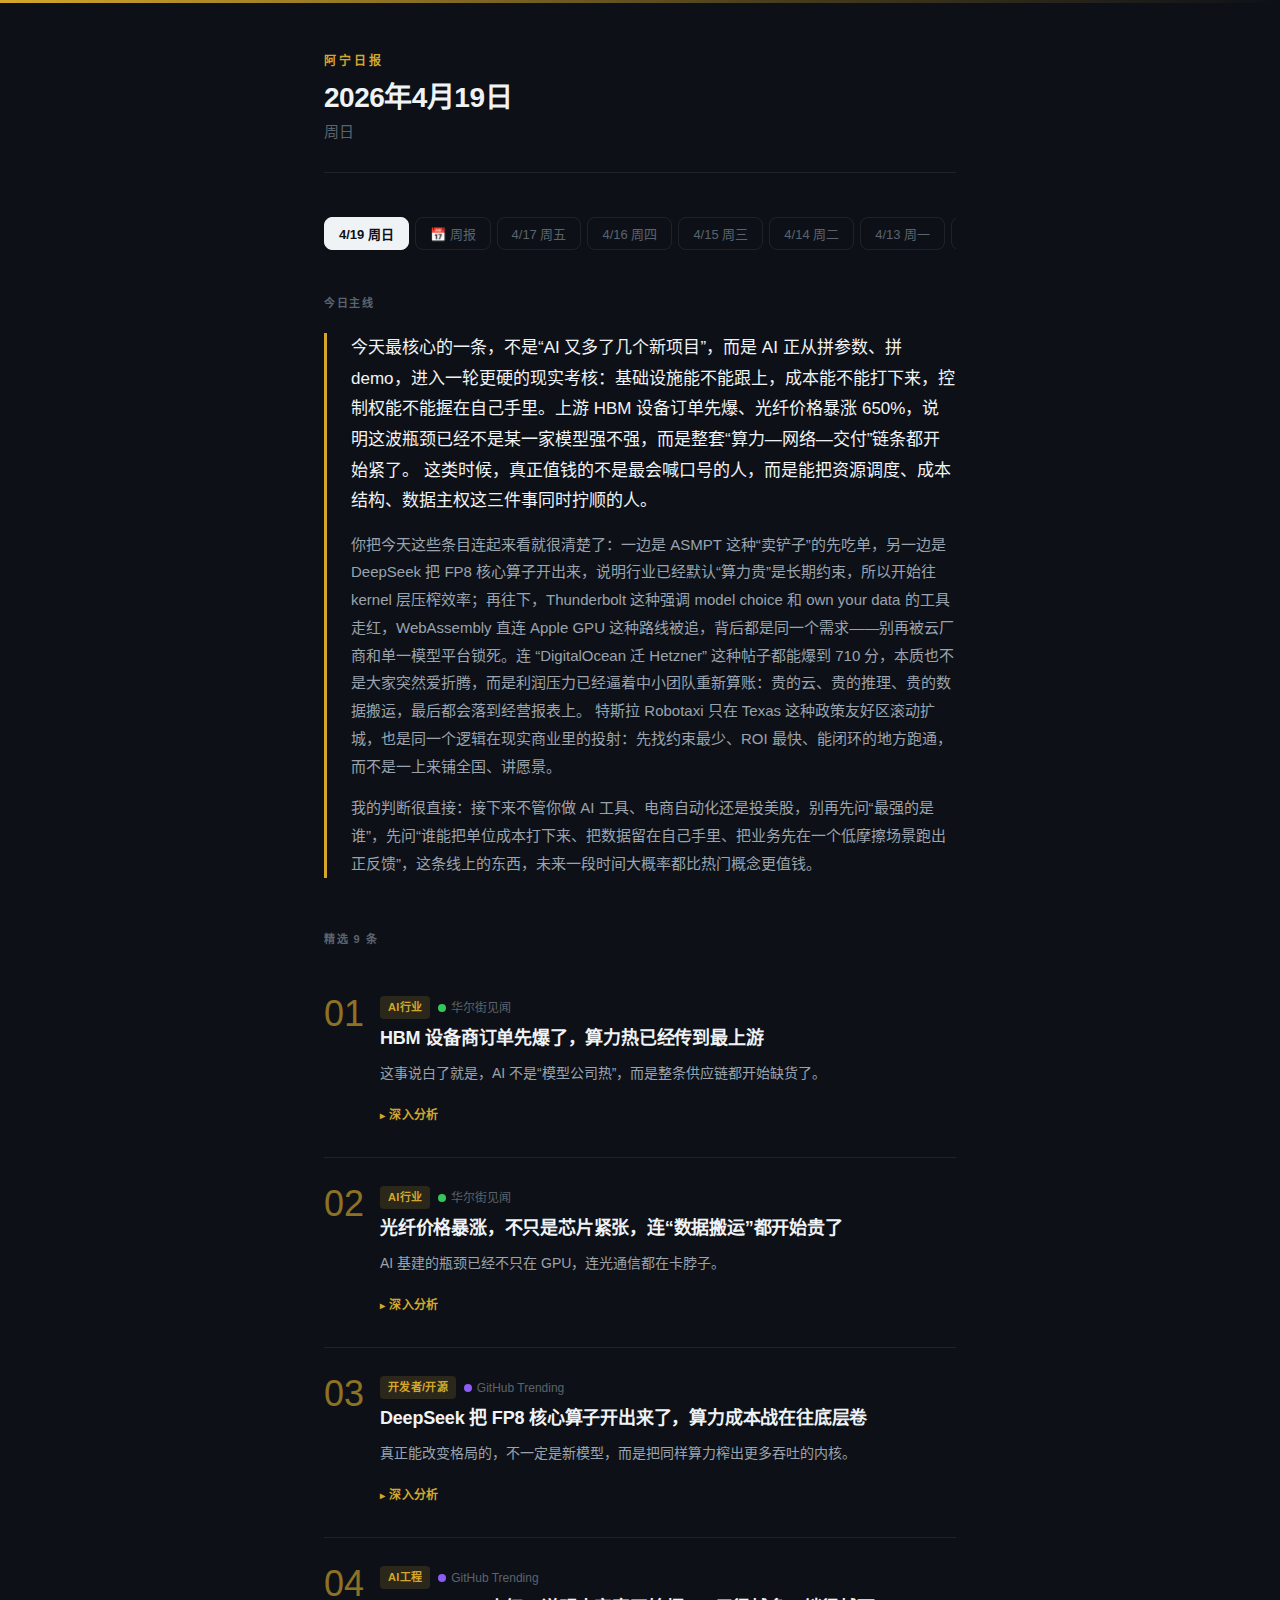
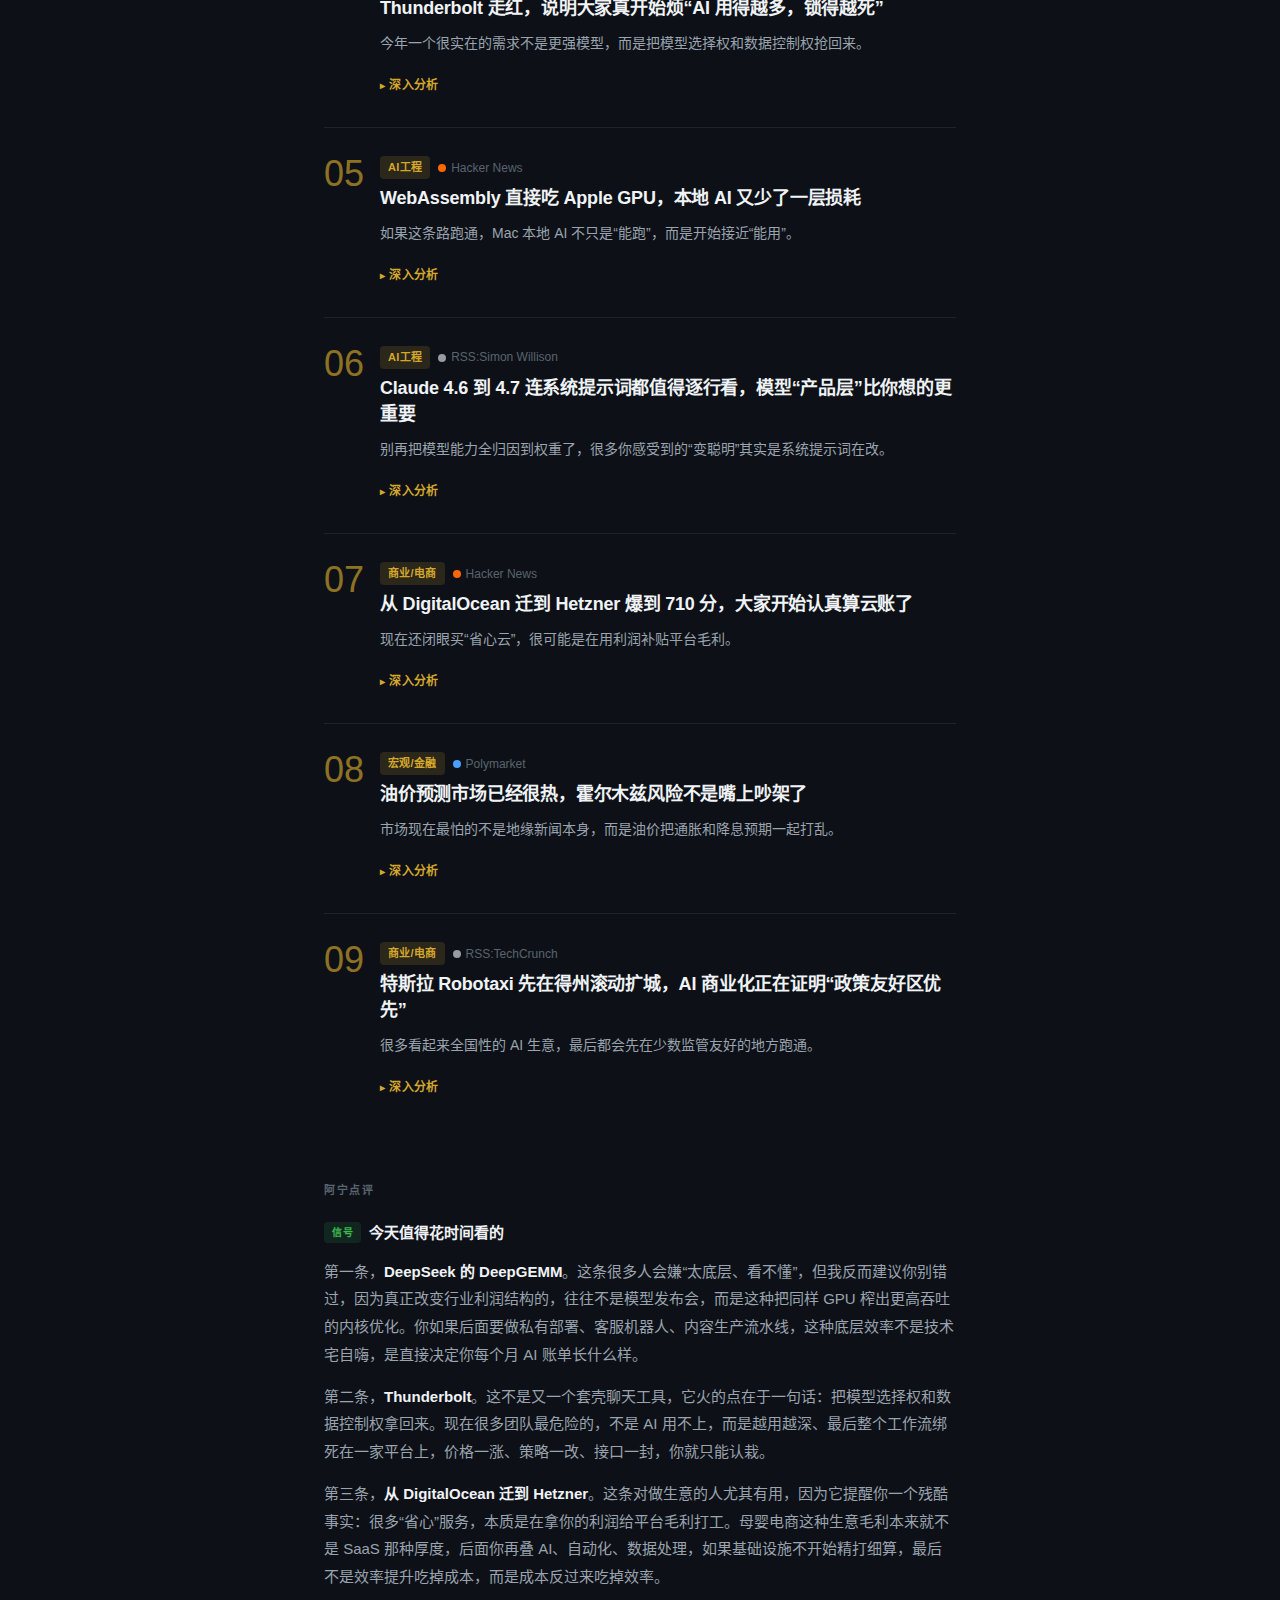
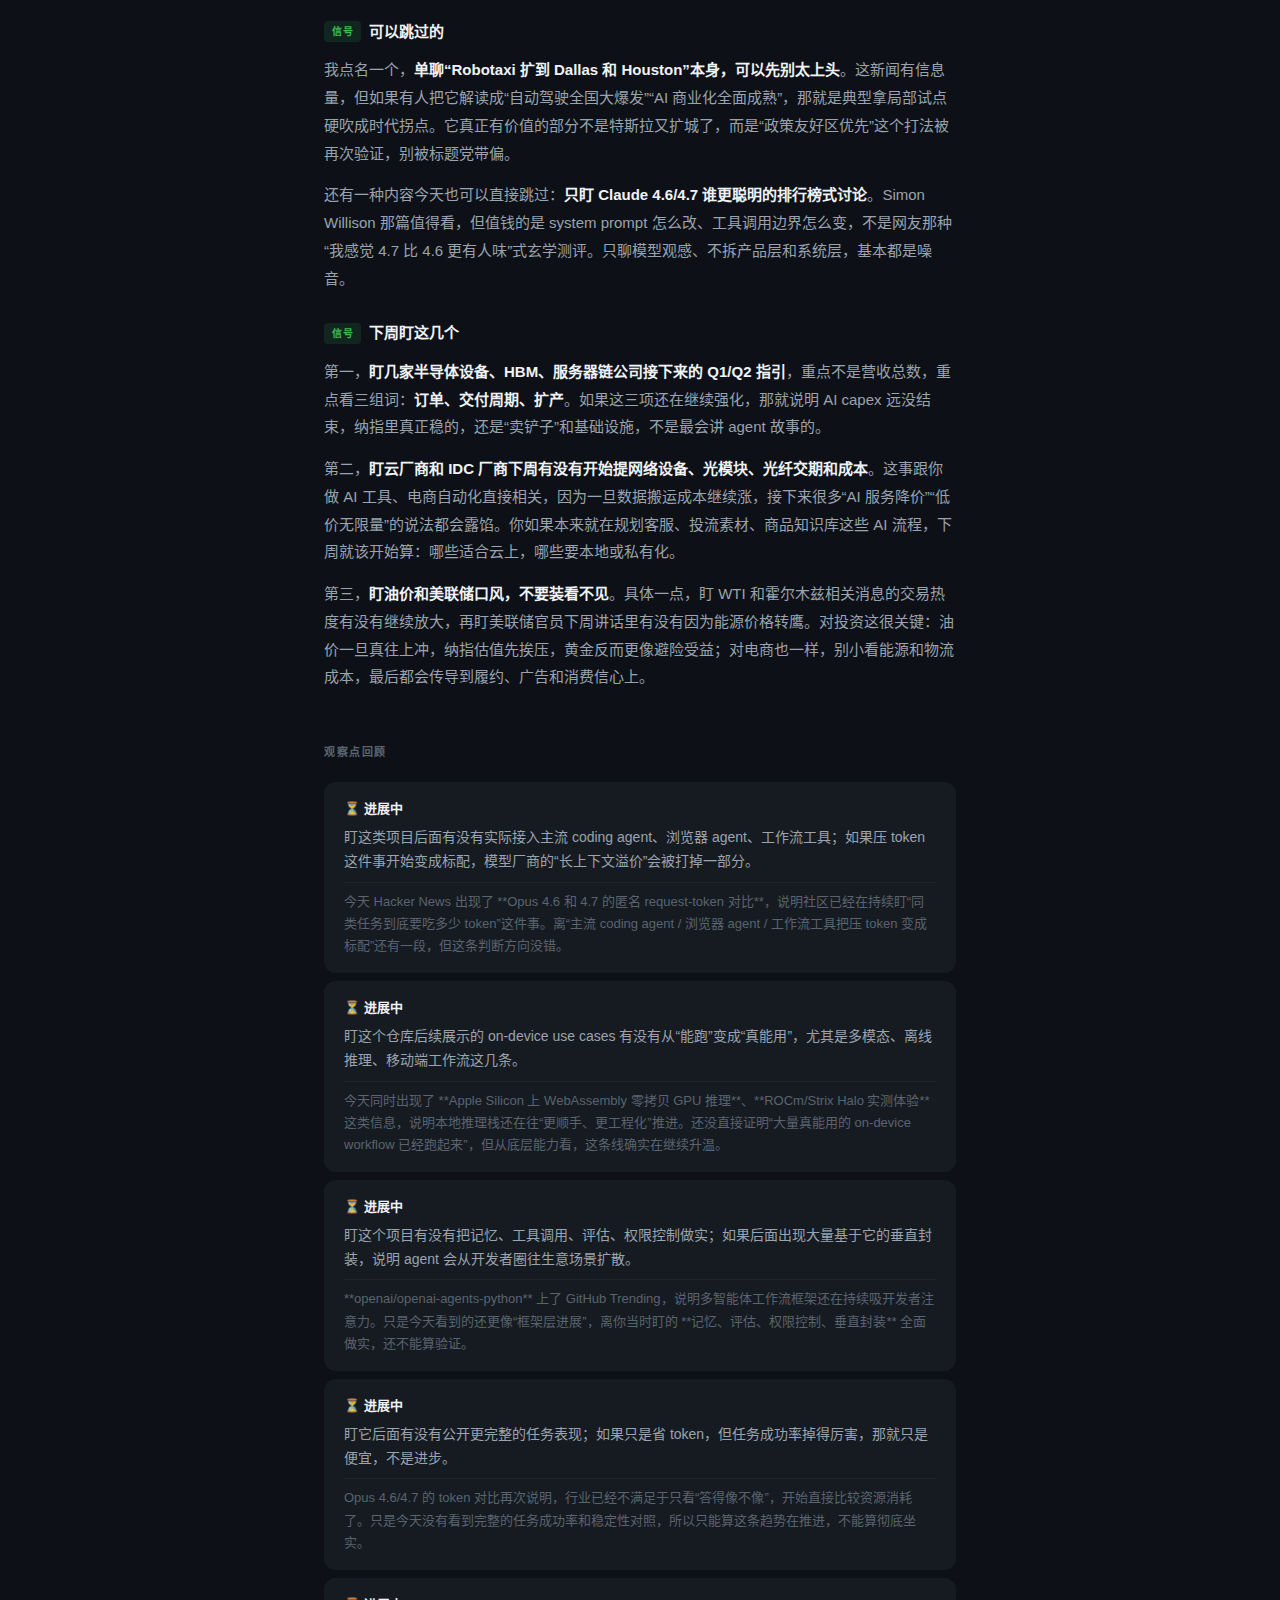
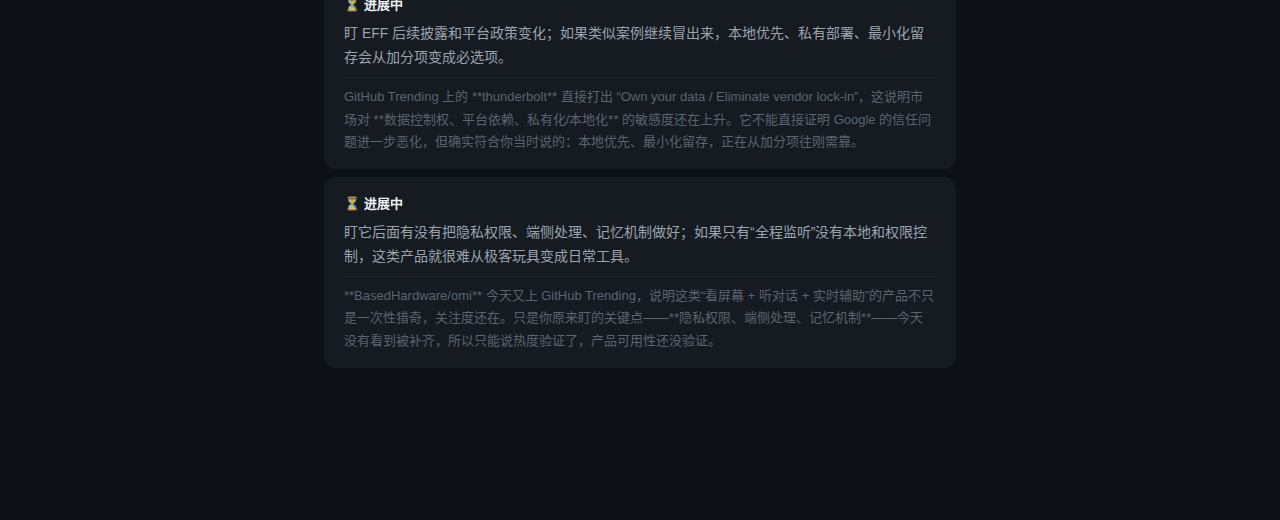
<file: index.html>
<!DOCTYPE html>
<html lang="zh-CN">
<head>
<meta charset="UTF-8">
<meta name="viewport" content="width=device-width, initial-scale=1.0">
<title>阿宁日报</title>
<meta name="apple-mobile-web-app-capable" content="yes">
<meta name="apple-mobile-web-app-status-bar-style" content="black-translucent">
<style>
*,*::before,*::after{margin:0;padding:0;box-sizing:border-box}
:root{
  --bg:#0d1117;--s1:#161b22;--s2:#1e242c;
  --border:rgba(255,255,255,.08);--border2:rgba(255,255,255,.04);
  --t1:#f0f3f6;--t2:#9aa3ae;--t3:#5a636e;
  --gold:#d4a72c;--gold-dim:rgba(212,167,44,.15);
  --blue:#58a6ff;--green:#3fb950;--red:#f85149;
  --r:12px;
}
html{font-size:16px;scroll-behavior:smooth}
body{
  font-family:-apple-system,"SF Pro Text","PingFang SC","Helvetica Neue",sans-serif;
  background:var(--bg);color:var(--t1);line-height:1.7;
  -webkit-font-smoothing:antialiased;-webkit-text-size-adjust:100%;
}

/* top accent bar */
body::before{content:'';display:block;height:3px;background:linear-gradient(90deg,var(--gold) 0%,rgba(212,167,44,.3) 60%,transparent 100%)}

.container{max-width:680px;margin:0 auto;padding:48px 24px 100px}

/* ── Masthead ── */
.masthead{margin-bottom:44px;padding-bottom:28px;border-bottom:1px solid var(--border)}
.brand{font-size:12px;font-weight:700;color:var(--gold);letter-spacing:3px;text-transform:uppercase;margin-bottom:10px}
.date-display{font-size:28px;font-weight:700;color:var(--t1);letter-spacing:-.5px;line-height:1.2}
.weekday{font-size:15px;color:var(--t3);margin-top:4px}

/* ── Date nav ── */
.date-nav{display:flex;gap:6px;margin-bottom:44px;overflow-x:auto;scrollbar-width:none;-webkit-overflow-scrolling:touch}
.date-nav::-webkit-scrollbar{display:none}
.date-nav button{
  background:none;border:1px solid var(--border);color:var(--t3);
  padding:6px 14px;border-radius:8px;cursor:pointer;font-size:13px;
  font-weight:500;white-space:nowrap;transition:all .2s;font-family:inherit;
}
.date-nav button:hover{border-color:var(--t3);color:var(--t2)}
.date-nav button.on{background:var(--t1);border-color:var(--t1);color:var(--bg);font-weight:600}

/* ── Section ── */
.section{margin-bottom:52px}
.sec-label{
  font-size:11px;font-weight:700;color:var(--t3);
  letter-spacing:1.5px;text-transform:uppercase;margin-bottom:20px;
}

/* ── Theme ── */
.theme-block{border-left:3px solid var(--gold);padding-left:24px}
.theme-block p{font-size:15px;color:var(--t2);line-height:1.85;margin-bottom:14px}
.theme-block p:first-child{font-size:17px;color:var(--t1);line-height:1.8}
.theme-block p:last-child{margin-bottom:0}
.theme-block b{color:var(--t1);font-weight:600}

/* ── Stories ── */
.story{padding:28px 0;border-bottom:1px solid var(--border)}
.story:first-child{padding-top:0}
.story:last-child{border-bottom:none}

.story-top{display:flex;align-items:flex-start;gap:16px}
.story-num{
  font-size:36px;font-weight:200;color:var(--gold);opacity:.65;
  line-height:1;flex-shrink:0;width:40px;font-variant-numeric:tabular-nums;
}
.story-body{flex:1;min-width:0}

.story-meta{display:flex;align-items:center;gap:8px;margin-bottom:6px;flex-wrap:wrap}
.story-src{
  display:inline-flex;align-items:center;gap:5px;
  font-size:12px;font-weight:500;color:var(--t3);
}
.story-src .dot{width:8px;height:8px;border-radius:50%;flex-shrink:0}
.story-cat{
  font-size:11px;font-weight:600;padding:2px 8px;border-radius:4px;
  background:var(--gold-dim);color:var(--gold);letter-spacing:.3px;
}

.story-title{
  display:block;font-size:18px;font-weight:600;color:var(--t1);
  text-decoration:none;line-height:1.45;letter-spacing:-.2px;margin-bottom:10px;
}
.story-title:hover{color:var(--blue)}

.story-tldr{font-size:14px;color:var(--t2);line-height:1.75}

/* expand */
.story-more{margin-top:14px;border:0;padding:0}
.story-more summary{
  font-size:12px;font-weight:600;color:var(--gold);cursor:pointer;
  list-style:none;display:inline-flex;align-items:center;gap:4px;
  padding:4px 0;user-select:none;letter-spacing:.3px;
}
.story-more summary::-webkit-details-marker{display:none}
.story-more summary::before{content:'▸';font-size:10px;transition:transform .2s}
.story-more[open] summary::before{transform:rotate(90deg)}

.analysis{margin-top:12px;padding:16px 20px;background:var(--s1);border-radius:var(--r);display:grid;gap:10px}
.a-row{display:flex;gap:12px;font-size:13px;line-height:1.7}
.a-lbl{
  flex-shrink:0;width:48px;text-align:right;
  font-size:11px;font-weight:600;color:var(--gold);padding-top:2px;letter-spacing:.3px;
}
.a-val{color:var(--t2);flex:1}

/* ── Commentary ── */
.c-sec{margin-bottom:28px}
.c-sec:last-child{margin-bottom:0}
.c-head{font-size:15px;font-weight:700;color:var(--t1);margin-bottom:12px;display:flex;align-items:center;gap:8px}
.tag{
  font-size:10px;font-weight:700;padding:2px 8px;border-radius:4px;
  letter-spacing:.5px;text-transform:uppercase;
}
.tag-s{background:rgba(52,199,89,.12);color:var(--green)}
.tag-n{background:rgba(255,105,97,.1);color:var(--red)}
.tag-w{background:rgba(91,160,245,.12);color:var(--blue)}

.c-body p{font-size:15px;color:var(--t2);line-height:1.85;margin-bottom:14px}
.c-body p:last-child{margin-bottom:0}
.c-body b{color:var(--t1);font-weight:600}

/* ── Watchpoints ── */
.wp{padding:16px 20px;background:var(--s1);border-radius:var(--r);margin-bottom:8px}
.wp:last-child{margin-bottom:0}
.wp-status{font-size:13px;font-weight:600;margin-bottom:6px}
.wp-text{font-size:14px;color:var(--t2);line-height:1.7}
.wp-review{font-size:13px;color:var(--t3);line-height:1.7;margin-top:8px;padding-top:8px;border-top:1px solid var(--border2)}

.empty{text-align:center;color:var(--t3);padding:120px 0;font-size:15px}

/* fade */
.fade{animation:fadeIn .3s ease}
@keyframes fadeIn{from{opacity:0;transform:translateY(6px)}to{opacity:1;transform:translateY(0)}}

/* ── Mobile ── */
@media(max-width:640px){
  .container{padding:36px 20px 80px}
  .masthead{margin-bottom:32px;padding-bottom:22px}
  .date-display{font-size:24px}
  .date-nav{margin-bottom:32px}
  .section{margin-bottom:40px}
  .story{padding:24px 0}
  .story-num{font-size:28px;width:32px}
  .story-top{gap:12px}
  .story-title{font-size:17px}
  .theme-block{padding-left:18px}
  .theme-block p:first-child{font-size:16px}
  .analysis{padding:14px 16px}
}
</style>
</head>
<body>
<div class="container">
  <div class="masthead">
    <div class="brand">阿宁日报</div>
    <div class="date-display" id="dateDisp"></div>
    <div class="weekday" id="weekday"></div>
  </div>
  <div class="date-nav" id="nav"></div>
  <div id="content"><div class="empty">加载中…</div></div>
</div>
<script>
const SRC={
  "Hacker News":{c:"#ff6600"},"Polymarket":{c:"#4a9eff"},
  "GitHub Trending":{c:"#8b5cf6"},"华尔街见闻":{c:"#34c759"},
  "X (Twitter)":{c:"#9a9aa0"}
};
const WK=["周日","周一","周二","周三","周四","周五","周六"];
let D=[];

function $(s){return document.getElementById(s)}
function e(s){return s?s.replace(/&/g,"&amp;").replace(/</g,"&lt;").replace(/>/g,"&gt;"):""}
function b(s){return s?e(s).replace(/\*\*(.+?)\*\*/g,"<b>$1</b>"):""}

function fmtShort(d){const p=d.split("-");return parseInt(p[1])+"/"+parseInt(p[2])}
function fmtFull(d){const p=d.split("-");return p[0]+"年"+parseInt(p[1])+"月"+parseInt(p[2])+"日"}
function weekday(d){return WK[new Date(d+"T00:00:00").getDay()]}

// parse commentary into sections by **header** markers
function parseCmt(text){
  if(!text)return[];
  const out=[];let cur=null;
  for(let blk of text.split(/\n\n+/)){
    blk=blk.trim();if(!blk)continue;
    const m=blk.match(/^\*\*(.+?)\*\*\s*([\s\S]*)$/);
    if(m){
      const title=m[1].replace(/[:：]\s*$/,"");
      let tag="s",tl="信号";
      if(/噪音/.test(title)){tag="n";tl="噪音"}
      else if(/接下来|盯什么/.test(title)){tag="w";tl="关注"}
      cur={title,tag,tl,ps:[]};out.push(cur);
      const rest=m[2].trim();if(rest)cur.ps.push(rest);
    }else{
      if(!cur){cur={title:"",tag:"",tl:"",ps:[]};out.push(cur)}
      cur.ps.push(blk);
    }
  }
  return out;
}

function render(i){
  document.querySelectorAll(".date-nav button").forEach((b,j)=>b.classList.toggle("on",j===i));
  const d=D[i];
  if(!d){$("content").innerHTML='<div class="empty">暂无数据</div>';return}

  const isWeekly=d.type==="weekly";
  $("dateDisp").textContent=isWeekly?("📅 本周回顾"):fmtFull(d.date);
  $("weekday").textContent=isWeekly?(d.date_range||""):weekday(d.date);

  let h='<div class="fade">';

  // theme
  if(d.main_theme){
    const themeLabel=isWeekly?"本周回顾":"今日主线";
    h+='<div class="section"><div class="sec-label">'+themeLabel+'</div><div class="theme-block">';
    for(const p of d.main_theme.split(/\n\n+/)){if(p.trim())h+="<p>"+b(p.trim())+"</p>"}
    h+="</div></div>";
  }

  // items
  if(d.items&&d.items.length){
    const itemsLabel=isWeekly?"本周 "+d.items.length+" 条":"精选 "+d.items.length+" 条";
    h+='<div class="section"><div class="sec-label">'+itemsLabel+"</div>";
    d.items.forEach((it,idx)=>{
      const src=SRC[it.source]||{c:"#9a9aa0"};
      const n=String(idx+1).padStart(2,"0");
      h+='<div class="story"><div class="story-top">';
      h+='<div class="story-num">'+n+"</div>";
      h+='<div class="story-body">';
      h+='<div class="story-meta">';
      if(it.category)h+='<span class="story-cat">'+e(it.category)+'</span>';
      h+='<div class="story-src"><span class="dot" style="background:'+src.c+'"></span>'+e(it.source)+"</div>";
      h+="</div>";
      h+='<a class="story-title" href="'+e(it.url||"#")+'" target="_blank">'+e(it.title)+"</a>";
      if(it.conclusion)h+='<div class="story-tldr">'+e(it.conclusion)+"</div>";

      const has=it.signal||it.why||it.watch;
      if(has){
        h+='<details class="story-more"><summary>深入分析</summary><div class="analysis">';
        if(it.signal)h+='<div class="a-row"><span class="a-lbl">信号</span><span class="a-val">'+e(it.signal)+"</span></div>";
        if(it.why)h+='<div class="a-row"><span class="a-lbl">重要性</span><span class="a-val">'+e(it.why)+"</span></div>";
        if(it.watch)h+='<div class="a-row"><span class="a-lbl">观察点</span><span class="a-val">'+e(it.watch)+"</span></div>";
        h+="</div></details>";
      }
      h+="</div></div></div>";
    });
    h+="</div>";
  }

  // commentary
  if(d.commentary){
    h+='<div class="section"><div class="sec-label">阿宁点评</div>';
    const secs=parseCmt(d.commentary);
    for(const s of secs){
      h+='<div class="c-sec">';
      if(s.title){
        h+='<div class="c-head">';
        if(s.tl)h+='<span class="tag tag-'+s.tag+'">'+e(s.tl)+"</span>";
        h+=e(s.title)+"</div>";
      }
      h+='<div class="c-body">';
      for(const p of s.ps)h+="<p>"+b(p)+"</p>";
      h+="</div></div>";
    }
    h+="</div>";
  }

  // watchpoints
  if(d.watchpoint_reviews&&d.watchpoint_reviews.length){
    h+='<div class="section"><div class="sec-label">观察点回顾</div>';
    for(const w of d.watchpoint_reviews){
      h+='<div class="wp">';
      h+='<div class="wp-status">'+e(w.status_label)+"</div>";
      h+='<div class="wp-text">'+e(w.watch)+"</div>";
      if(w.review)h+='<div class="wp-review">'+e(w.review)+"</div>";
      h+="</div>";
    }
    h+="</div>";
  }

  h+="</div>";
  $("content").innerHTML=h;
}

fetch("data.json?"+Date.now()).then(r=>r.json()).then(data=>{
  D=data;
  const nav=$("nav");
  if(data.length<=1){nav.style.display="none"}
  else{
    data.forEach((d,i)=>{
      const btn=document.createElement("button");
      btn.textContent=d.type==="weekly"?"📅 周报":fmtShort(d.date)+" "+weekday(d.date);
      btn.onclick=()=>render(i);
      nav.appendChild(btn);
    });
  }
  if(data.length)render(0);
  else $("content").innerHTML='<div class="empty">暂无数据</div>';
}).catch(()=>{$("content").innerHTML='<div class="empty">加载失败</div>'});
</script>
</body>
</html>
</file>
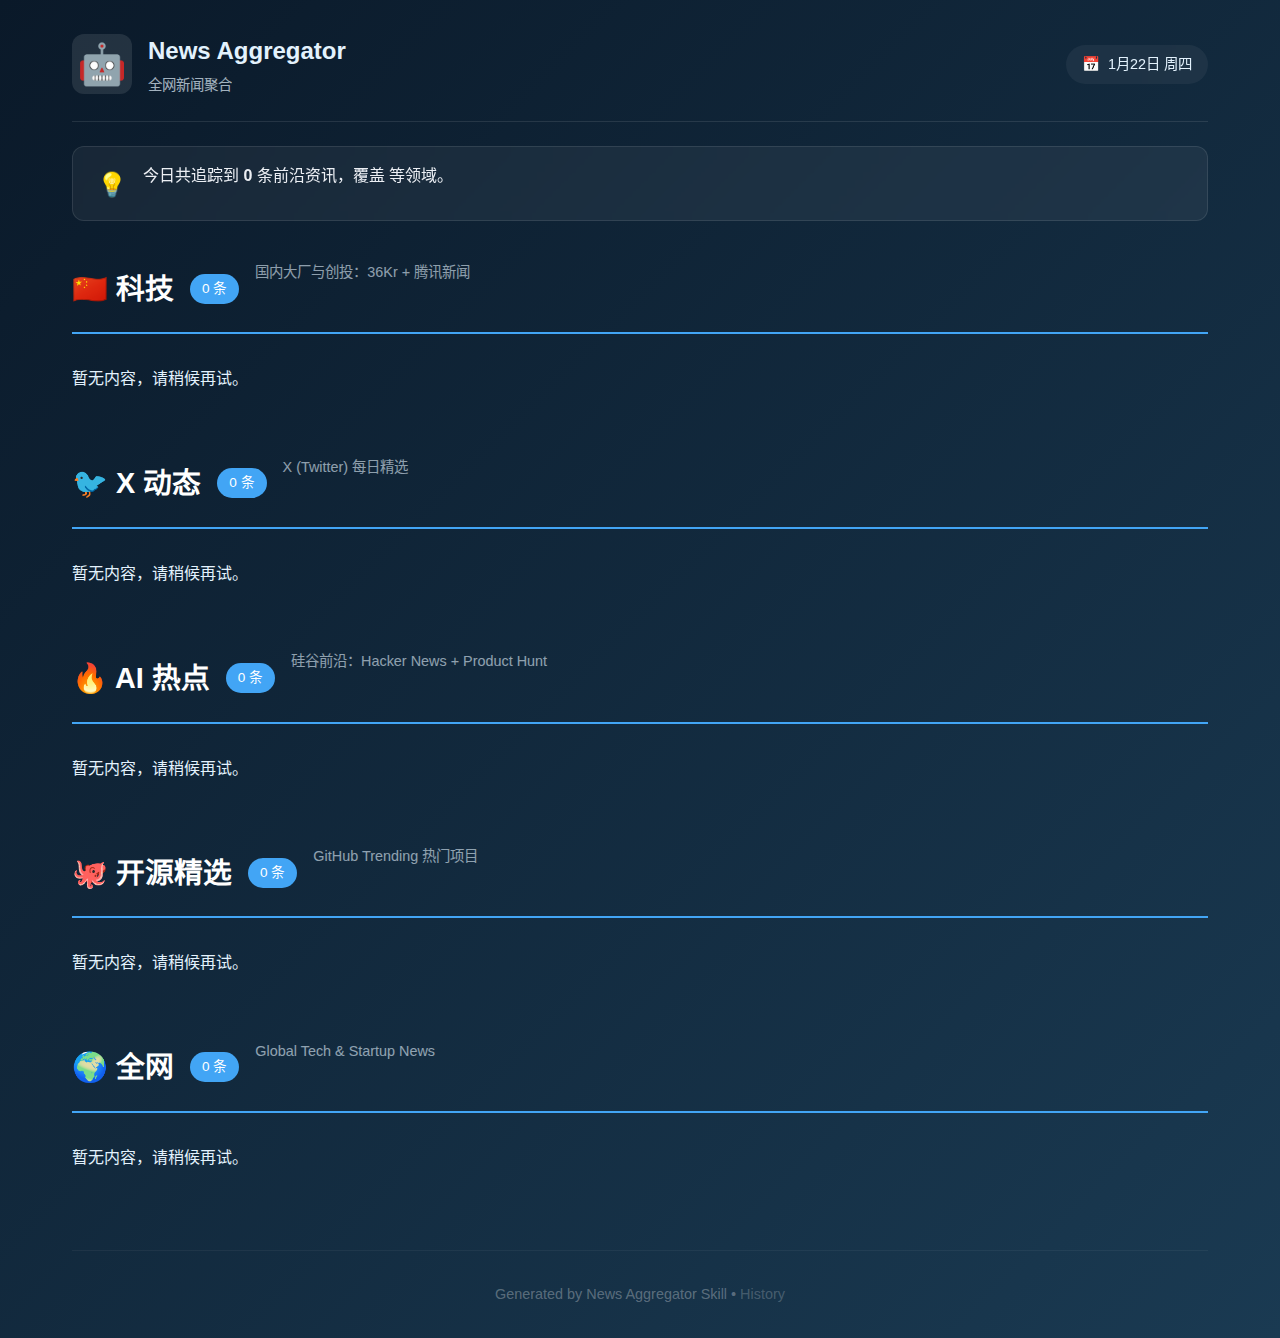
<file: 2026-01-22.html>
<!DOCTYPE html>
<html lang="zh-CN">
<head>
    <meta charset="UTF-8">
    <meta name="viewport" content="width=device-width, initial-scale=1.0">
    <title>2026-01-22 全网新闻聚合 - News Aggregator</title>
    <link rel="stylesheet" href="style.css">
    <link rel="stylesheet" href="https://cdnjs.cloudflare.com/ajax/libs/font-awesome/6.0.0/css/all.min.css">
    <style>
        :root {
            --glow-start: #0A1929;
            --glow-end: #1A3A52;
            --text-primary: #E3F2FD;
            --accent-color: #42A5F5;
            --secondary-color: #B0BEC5;
            --bg-gradient: linear-gradient(135deg, #0A1929 0%, #1A3A52 100%);
        }
        
        /* 快速导航 */
        .quick-nav {
            display: flex;
            justify-content: center;
            gap: 1rem;
            margin-bottom: 2rem;
            flex-wrap: wrap;
            position: sticky;
            top: 0;
            background: rgba(15, 23, 42, 0.95);
            padding: 1rem;
            z-index: 100;
            backdrop-filter: blur(10px);
            border-bottom: 1px solid rgba(255,255,255,0.1);
        }
        .quick-nav-item {
            background: rgba(255, 255, 255, 0.05);
            border: 1px solid rgba(255, 255, 255, 0.1);
            padding: 0.5rem 1rem;
            border-radius: 20px;
            color: var(--text-primary);
            text-decoration: none;
            font-size: 0.9rem;
            transition: all 0.2s;
            display: flex;
            align-items: center;
            gap: 0.5rem;
        }
        .quick-nav-item:hover {
            background: var(--accent-color);
            color: #fff;
        }
        .quick-nav-item span {
            background: rgba(0,0,0,0.2);
            padding: 2px 6px;
            border-radius: 8px;
            font-size: 0.75rem;
        }
        
        /* 场景区块 */
        .scenario-section {
            margin-bottom: 4rem;
            scroll-margin-top: 80px;
        }
        .scenario-header {
            display: flex;
            align-items: center;
            gap: 1rem;
            margin-bottom: 2rem;
            padding-bottom: 1rem;
            border-bottom: 2px solid var(--accent-color);
            flex-wrap: wrap;
        }
        .scenario-name {
            font-size: 1.8rem;
            font-weight: 700;
            color: #fff;
        }
        .scenario-count {
            background: var(--accent-color);
            color: #fff;
            padding: 4px 12px;
            border-radius: 20px;
            font-size: 0.85rem;
        }
        .scenario-desc {
            opacity: 0.6;
            font-size: 0.9rem;
        }
    </style>
</head>
<body>
    <div class="app-container">
        <header class="main-header">
            <div class="header-content">
                <div class="logo-area">
                    <div class="logo-icon">🤖</div>
                    <div class="logo-text">
                        <h1>News Aggregator</h1>
                        <p class="subtitle">全网新闻聚合</p>
                    </div>
                </div>
                <div class="date-display">
                    <span class="date-icon">📅</span>
                    <span>1月22日 周四</span>
                </div>
            </div>
        </header>

        
            <div class="daily-summary">
                <div class="summary-content">
                    <span class="summary-icon">💡</span>
                    <p>今日共追踪到 <strong>0</strong> 条前沿资讯，覆盖  等领域。</p>
                </div>
            </div>
            



        <main class="main-content">
            
            <section class="scenario-section" id="china">
                <div class="scenario-header">
                    <h2 class="scenario-name">🇨🇳 科技</h2>
                    <span class="scenario-count">0 条</span>
                    <span class="scenario-desc">国内大厂与创投：36Kr + 腾讯新闻</span>
                </div>
                <div class="empty-tab">暂无内容，请稍候再试。</div>
            </section>
            
            <section class="scenario-section" id="x_social">
                <div class="scenario-header">
                    <h2 class="scenario-name">🐦 X 动态</h2>
                    <span class="scenario-count">0 条</span>
                    <span class="scenario-desc">X (Twitter) 每日精选</span>
                </div>
                <div class="empty-tab">暂无内容，请稍候再试。</div>
            </section>
            
            <section class="scenario-section" id="ai">
                <div class="scenario-header">
                    <h2 class="scenario-name">🔥 AI 热点</h2>
                    <span class="scenario-count">0 条</span>
                    <span class="scenario-desc">硅谷前沿：Hacker News + Product Hunt</span>
                </div>
                <div class="empty-tab">暂无内容，请稍候再试。</div>
            </section>
            
            <section class="scenario-section" id="github">
                <div class="scenario-header">
                    <h2 class="scenario-name">🐙 开源精选</h2>
                    <span class="scenario-count">0 条</span>
                    <span class="scenario-desc">GitHub Trending 热门项目</span>
                </div>
                <div class="empty-tab">暂无内容，请稍候再试。</div>
            </section>
            
            <section class="scenario-section" id="global">
                <div class="scenario-header">
                    <h2 class="scenario-name">🌍 全网</h2>
                    <span class="scenario-count">0 条</span>
                    <span class="scenario-desc">Global Tech & Startup News</span>
                </div>
                <div class="empty-tab">暂无内容，请稍候再试。</div>
            </section>
            
        </main>

        <footer class="main-footer">
            <p>Generated by News Aggregator Skill • <a href="index.html">History</a></p>
        </footer>
    </div>
    
    <script>
    // Keyboard Navigation
    document.addEventListener('keydown', function(e) {
        if (['INPUT', 'TEXTAREA'].includes(document.activeElement.tagName)) return;

        const cards = Array.from(document.querySelectorAll('.card'));
        if (!cards.length) return;
        
        let activeIndex = cards.findIndex(c => c === document.activeElement || c.classList.contains('active-card'));
        
        if (e.key === 'j' || e.key === 'J' || e.key === 'ArrowDown') {
             activeIndex = (activeIndex + 1) % cards.length;
             e.preventDefault();
        } else if (e.key === 'k' || e.key === 'K' || e.key === 'ArrowUp') {
             if (activeIndex === -1) activeIndex = 0;
             else activeIndex = (activeIndex - 1 + cards.length) % cards.length;
             e.preventDefault();
        } else if (e.key === 'Enter') {
             if (activeIndex >= 0) {
                const link = cards[activeIndex].querySelector('a');
                if(link) window.open(link.href, '_blank');
             }
             return;
        } else {
             return;
        }
        
        cards.forEach(c => c.classList.remove('active-card'));
        if (activeIndex >= 0) {
            cards[activeIndex].classList.add('active-card');
            cards[activeIndex].focus();
            cards[activeIndex].scrollIntoView({behavior: 'smooth', block: 'center'});
        }
    });
    </script>
</body>
</html>
</file>
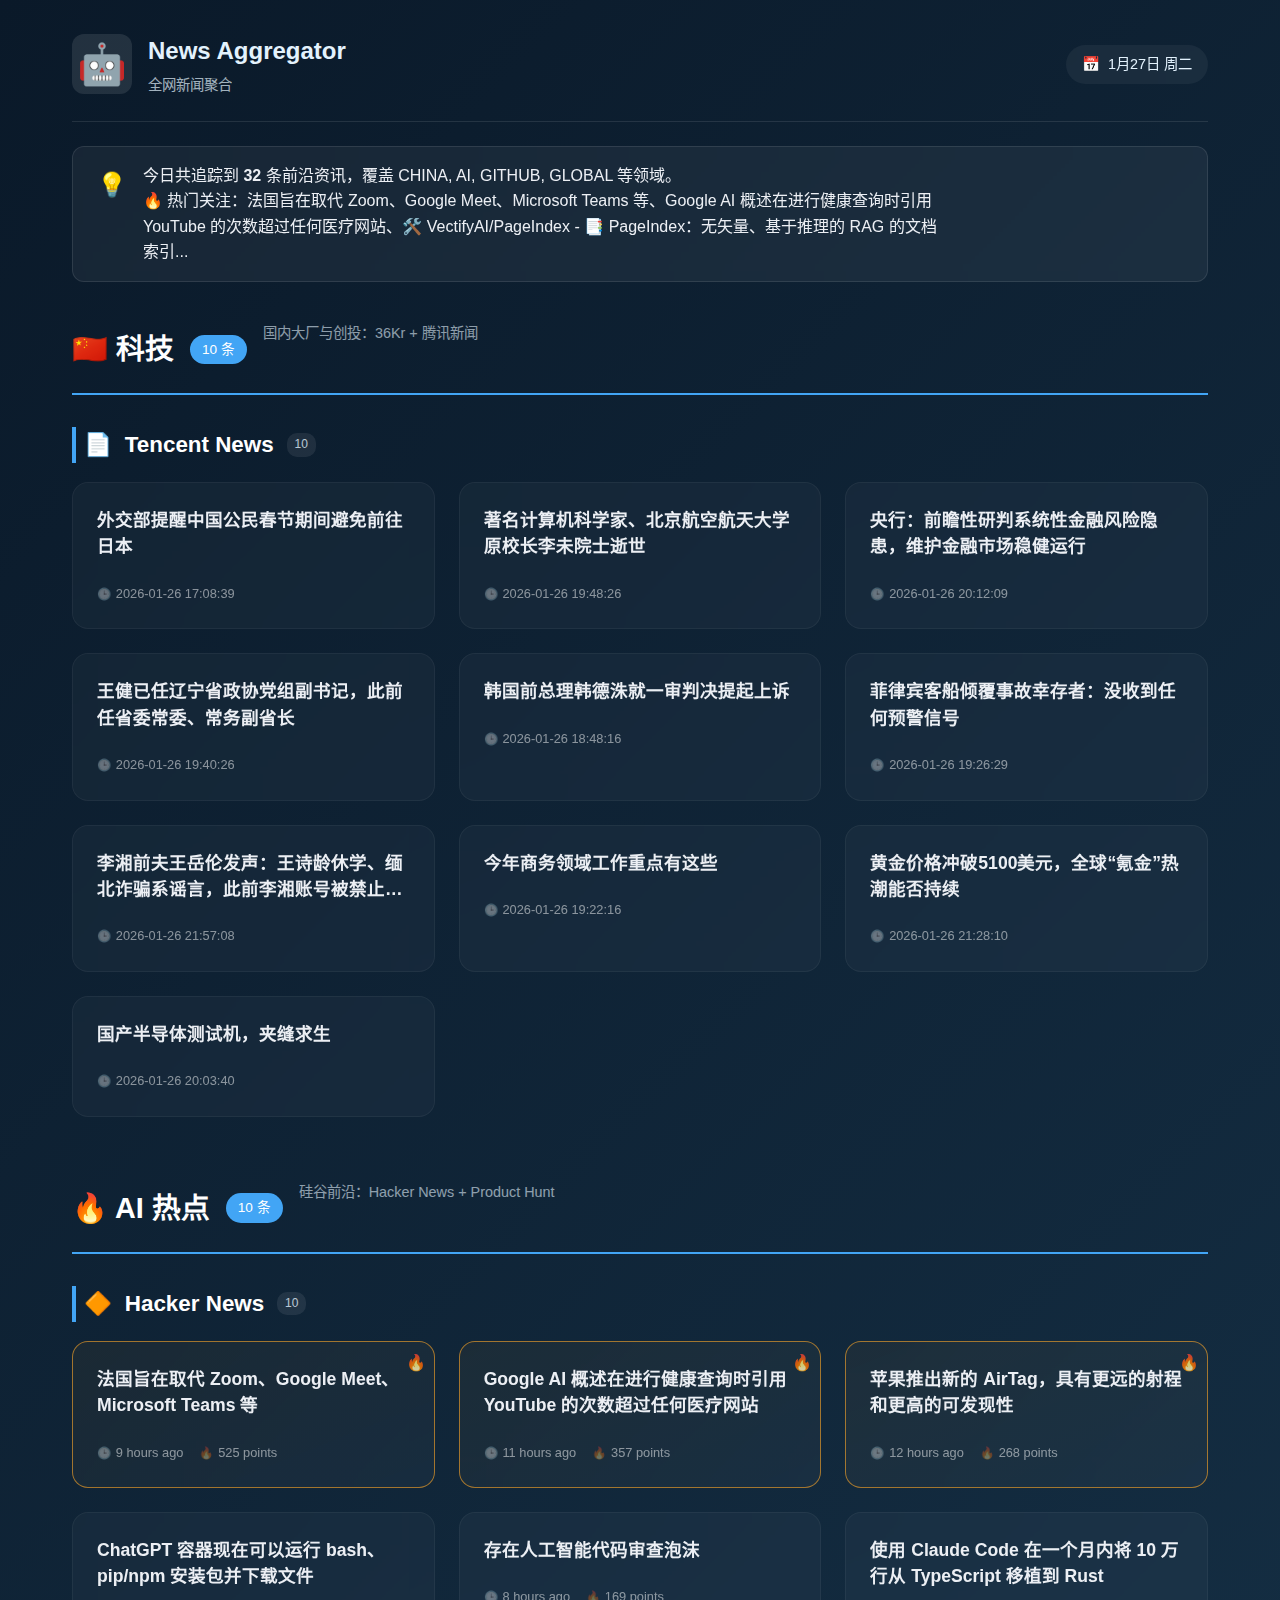
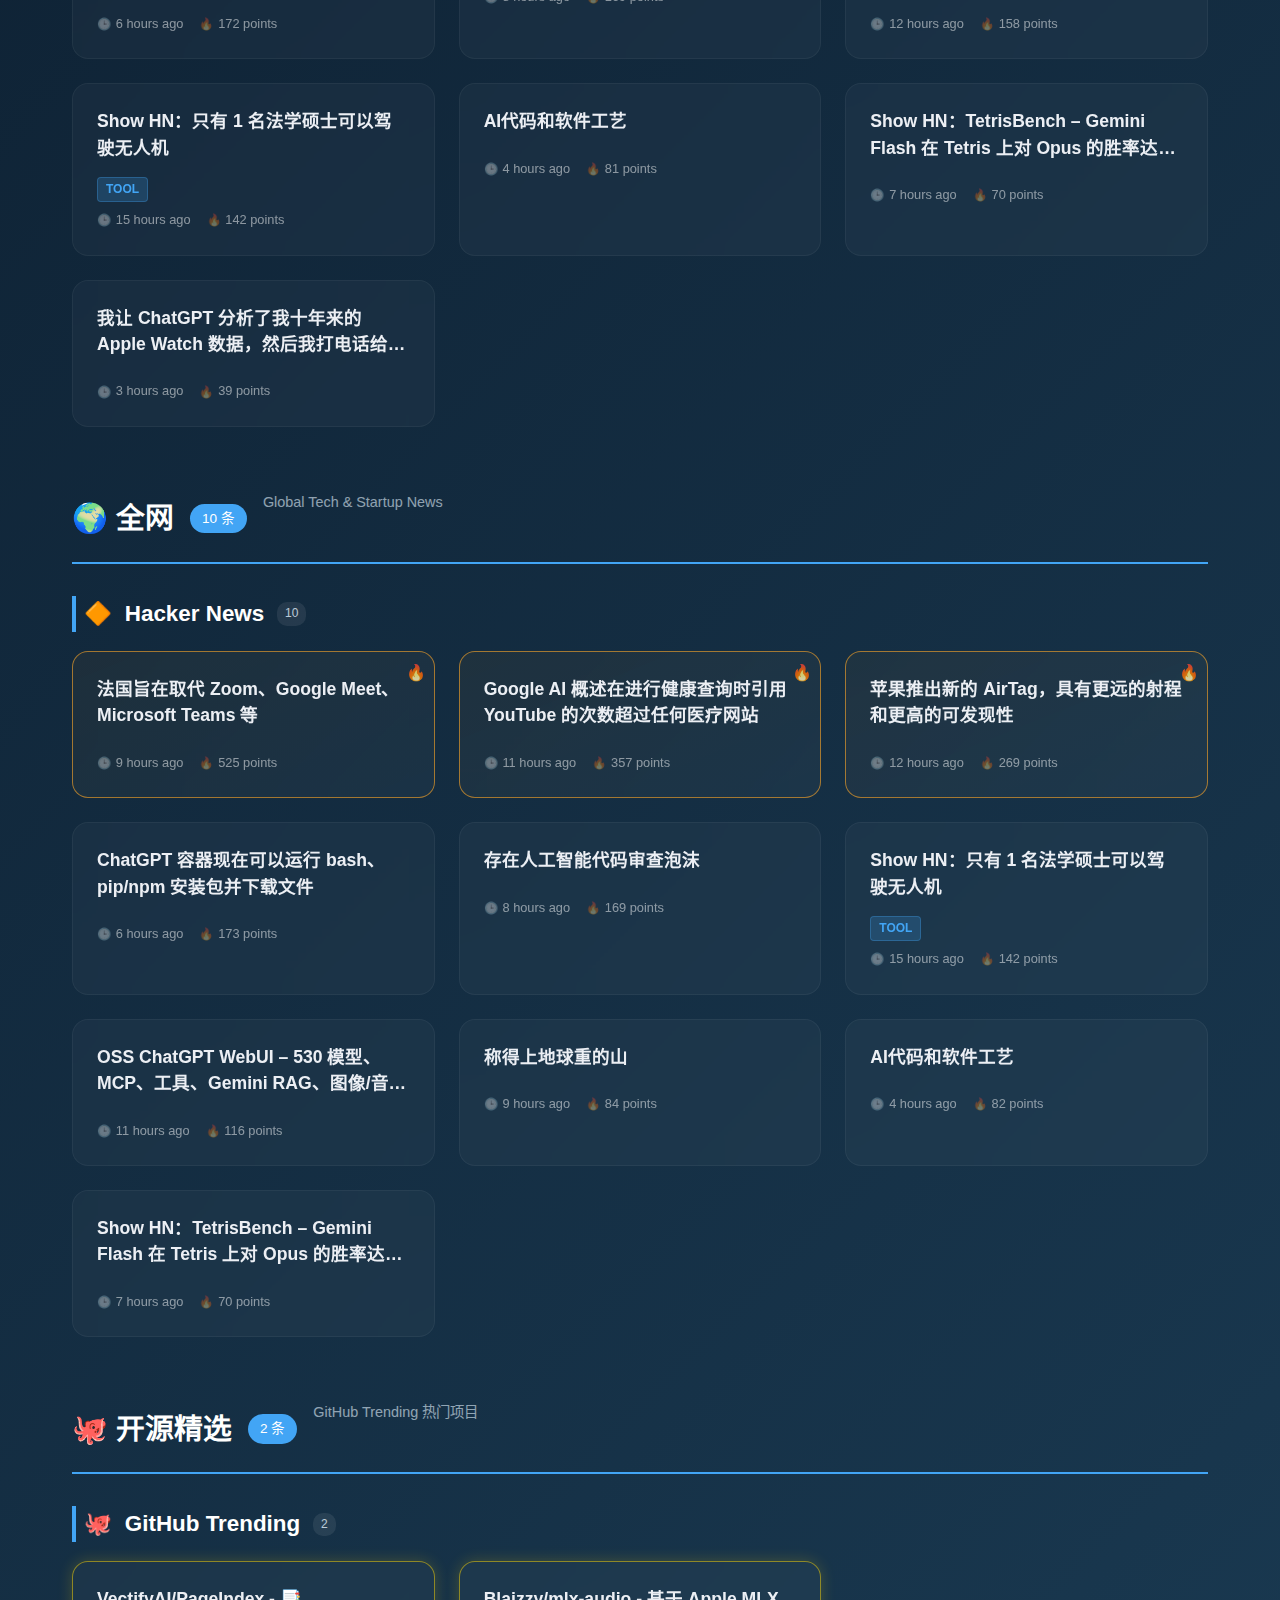
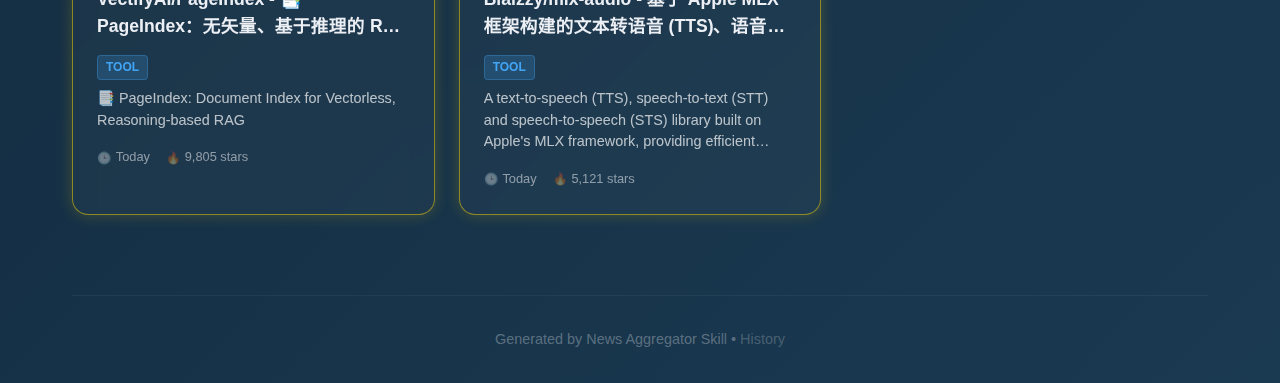
<file: 2026-01-27.html>
<!DOCTYPE html>
<html lang="zh-CN">
<head>
    <meta charset="UTF-8">
    <meta name="viewport" content="width=device-width, initial-scale=1.0">
    <title>2026-01-27 全网新闻聚合 - News Aggregator</title>
    <link rel="stylesheet" href="style.css">
    <link rel="stylesheet" href="https://cdnjs.cloudflare.com/ajax/libs/font-awesome/6.0.0/css/all.min.css">
    <style>
        :root {
            --glow-start: #0A1929;
            --glow-end: #1A3A52;
            --text-primary: #E3F2FD;
            --accent-color: #42A5F5;
            --secondary-color: #B0BEC5;
            --bg-gradient: linear-gradient(135deg, #0A1929 0%, #1A3A52 100%);
        }
        
        /* 快速导航 */
        .quick-nav {
            display: flex;
            justify-content: center;
            gap: 1rem;
            margin-bottom: 2rem;
            flex-wrap: wrap;
            position: sticky;
            top: 0;
            background: rgba(15, 23, 42, 0.95);
            padding: 1rem;
            z-index: 100;
            backdrop-filter: blur(10px);
            border-bottom: 1px solid rgba(255,255,255,0.1);
        }
        .quick-nav-item {
            background: rgba(255, 255, 255, 0.05);
            border: 1px solid rgba(255, 255, 255, 0.1);
            padding: 0.5rem 1rem;
            border-radius: 20px;
            color: var(--text-primary);
            text-decoration: none;
            font-size: 0.9rem;
            transition: all 0.2s;
            display: flex;
            align-items: center;
            gap: 0.5rem;
        }
        .quick-nav-item:hover {
            background: var(--accent-color);
            color: #fff;
        }
        .quick-nav-item span {
            background: rgba(0,0,0,0.2);
            padding: 2px 6px;
            border-radius: 8px;
            font-size: 0.75rem;
        }
        
        /* 场景区块 */
        .scenario-section {
            margin-bottom: 4rem;
            scroll-margin-top: 80px;
        }
        .scenario-header {
            display: flex;
            align-items: center;
            gap: 1rem;
            margin-bottom: 2rem;
            padding-bottom: 1rem;
            border-bottom: 2px solid var(--accent-color);
            flex-wrap: wrap;
        }
        .scenario-name {
            font-size: 1.8rem;
            font-weight: 700;
            color: #fff;
        }
        .scenario-count {
            background: var(--accent-color);
            color: #fff;
            padding: 4px 12px;
            border-radius: 20px;
            font-size: 0.85rem;
        }
        .scenario-desc {
            opacity: 0.6;
            font-size: 0.9rem;
        }
    </style>
</head>
<body>
    <div class="app-container">
        <header class="main-header">
            <div class="header-content">
                <div class="logo-area">
                    <div class="logo-icon">🤖</div>
                    <div class="logo-text">
                        <h1>News Aggregator</h1>
                        <p class="subtitle">全网新闻聚合</p>
                    </div>
                </div>
                <div class="date-display">
                    <span class="date-icon">📅</span>
                    <span>1月27日 周二</span>
                </div>
            </div>
        </header>

        
            <div class="daily-summary">
                <div class="summary-content">
                    <span class="summary-icon">💡</span>
                    <p>今日共追踪到 <strong>32</strong> 条前沿资讯，覆盖 CHINA, AI, GITHUB, GLOBAL 等领域。<br>🔥 热门关注：法国旨在取代 Zoom、Google Meet、Microsoft Teams 等、Google AI 概述在进行健康查询时引用 YouTube 的次数超过任何医疗网站、🛠️ VectifyAI/PageIndex - 📑 PageIndex：无矢量、基于推理的 RAG 的文档索引...</p>
                </div>
            </div>
            



        <main class="main-content">
            
            <section class="scenario-section" id="china">
                <div class="scenario-header">
                    <h2 class="scenario-name">🇨🇳 科技</h2>
                    <span class="scenario-count">10 条</span>
                    <span class="scenario-desc">国内大厂与创投：36Kr + 腾讯新闻</span>
                </div>
                
            <div class="category-section">
                <div class="category-header">
                    <span class="category-icon">📄</span>
                    <h2 class="category-title">Tencent News</h2>
                    <span class="category-count">10</span>
                </div>
                <div class="cards-grid">
            
                    <div class="card  " tabindex="0">
                        <div class="card-content">
                            <a href="https://view.inews.qq.com/a/20260126A05DD900" target="_blank" class="card-title-link">
                                <h3 class="card-title">外交部提醒中国公民春节期间避免前往日本</h3>
                            </a>
                             <div class="badges"></div>
                            
                            <div class="card-meta">
                                <span class="meta-item"><span class="meta-icon">🕒</span>2026-01-26 17:08:39</span>
                            </div>
                        </div>
                    </div>
                
                    <div class="card  " tabindex="0">
                        <div class="card-content">
                            <a href="https://view.inews.qq.com/a/20260126A06IJ100" target="_blank" class="card-title-link">
                                <h3 class="card-title">著名计算机科学家、北京航空航天大学原校长李未院士逝世</h3>
                            </a>
                             <div class="badges"></div>
                            
                            <div class="card-meta">
                                <span class="meta-item"><span class="meta-icon">🕒</span>2026-01-26 19:48:26</span>
                            </div>
                        </div>
                    </div>
                
                    <div class="card  " tabindex="0">
                        <div class="card-content">
                            <a href="https://view.inews.qq.com/a/20260126A06ORI00" target="_blank" class="card-title-link">
                                <h3 class="card-title">央行：前瞻性研判系统性金融风险隐患，维护金融市场稳健运行</h3>
                            </a>
                             <div class="badges"></div>
                            
                            <div class="card-meta">
                                <span class="meta-item"><span class="meta-icon">🕒</span>2026-01-26 20:12:09</span>
                            </div>
                        </div>
                    </div>
                
                    <div class="card  " tabindex="0">
                        <div class="card-content">
                            <a href="https://view.inews.qq.com/a/20260126A06G3R00" target="_blank" class="card-title-link">
                                <h3 class="card-title">王健已任辽宁省政协党组副书记，此前任省委常委、常务副省长</h3>
                            </a>
                             <div class="badges"></div>
                            
                            <div class="card-meta">
                                <span class="meta-item"><span class="meta-icon">🕒</span>2026-01-26 19:40:26</span>
                            </div>
                        </div>
                    </div>
                
                    <div class="card  " tabindex="0">
                        <div class="card-content">
                            <a href="https://view.inews.qq.com/a/20260126A064CN00" target="_blank" class="card-title-link">
                                <h3 class="card-title">韩国前总理韩德洙就一审判决提起上诉</h3>
                            </a>
                             <div class="badges"></div>
                            
                            <div class="card-meta">
                                <span class="meta-item"><span class="meta-icon">🕒</span>2026-01-26 18:48:16</span>
                            </div>
                        </div>
                    </div>
                
                    <div class="card  " tabindex="0">
                        <div class="card-content">
                            <a href="https://view.inews.qq.com/a/20260126A06CO300" target="_blank" class="card-title-link">
                                <h3 class="card-title">菲律宾客船倾覆事故幸存者：没收到任何预警信号</h3>
                            </a>
                             <div class="badges"></div>
                            
                            <div class="card-meta">
                                <span class="meta-item"><span class="meta-icon">🕒</span>2026-01-26 19:26:29</span>
                            </div>
                        </div>
                    </div>
                
                    <div class="card  " tabindex="0">
                        <div class="card-content">
                            <a href="https://view.inews.qq.com/a/20260126A075M800" target="_blank" class="card-title-link">
                                <h3 class="card-title">李湘前夫王岳伦发声：王诗龄休学、缅北诈骗系谣言，此前李湘账号被禁止关注</h3>
                            </a>
                             <div class="badges"></div>
                            
                            <div class="card-meta">
                                <span class="meta-item"><span class="meta-icon">🕒</span>2026-01-26 21:57:08</span>
                            </div>
                        </div>
                    </div>
                
                    <div class="card  " tabindex="0">
                        <div class="card-content">
                            <a href="https://view.inews.qq.com/a/20260126A06BRQ00" target="_blank" class="card-title-link">
                                <h3 class="card-title">今年商务领域工作重点有这些</h3>
                            </a>
                             <div class="badges"></div>
                            
                            <div class="card-meta">
                                <span class="meta-item"><span class="meta-icon">🕒</span>2026-01-26 19:22:16</span>
                            </div>
                        </div>
                    </div>
                
                    <div class="card  " tabindex="0">
                        <div class="card-content">
                            <a href="https://view.inews.qq.com/a/20260126A072C400" target="_blank" class="card-title-link">
                                <h3 class="card-title">黄金价格冲破5100美元，全球“氪金”热潮能否持续</h3>
                            </a>
                             <div class="badges"></div>
                            
                            <div class="card-meta">
                                <span class="meta-item"><span class="meta-icon">🕒</span>2026-01-26 21:28:10</span>
                            </div>
                        </div>
                    </div>
                
                    <div class="card  " tabindex="0">
                        <div class="card-content">
                            <a href="https://view.inews.qq.com/a/20260126A05XU300" target="_blank" class="card-title-link">
                                <h3 class="card-title">国产半导体测试机，夹缝求生</h3>
                            </a>
                             <div class="badges"></div>
                            
                            <div class="card-meta">
                                <span class="meta-item"><span class="meta-icon">🕒</span>2026-01-26 20:03:40</span>
                            </div>
                        </div>
                    </div>
                </div></div>
            </section>
            
            <section class="scenario-section" id="ai">
                <div class="scenario-header">
                    <h2 class="scenario-name">🔥 AI 热点</h2>
                    <span class="scenario-count">10 条</span>
                    <span class="scenario-desc">硅谷前沿：Hacker News + Product Hunt</span>
                </div>
                
            <div class="category-section">
                <div class="category-header">
                    <span class="category-icon">🔶</span>
                    <h2 class="category-title">Hacker News</h2>
                    <span class="category-count">10</span>
                </div>
                <div class="cards-grid">
            
                    <div class="card is-hot " tabindex="0">
                        <div class="card-content">
                            <a href="https://twitter.com/lellouchenico/status/2015775970330882319" target="_blank" class="card-title-link">
                                <h3 class="card-title">法国旨在取代 Zoom、Google Meet、Microsoft Teams 等</h3>
                            </a>
                             <div class="badges"></div>
                            
                            <div class="card-meta">
                                <span class="meta-item"><span class="meta-icon">🕒</span>9 hours ago</span><span class="meta-item"><span class="meta-icon">🔥</span>525 points</span>
                            </div>
                        </div>
                    </div>
                
                    <div class="card is-hot " tabindex="0">
                        <div class="card-content">
                            <a href="https://www.theguardian.com/technology/2026/jan/24/google-ai-overviews-youtube-medical-citations-study" target="_blank" class="card-title-link">
                                <h3 class="card-title">Google AI 概述在进行健康查询时引用 YouTube 的次数超过任何医疗网站</h3>
                            </a>
                             <div class="badges"></div>
                            
                            <div class="card-meta">
                                <span class="meta-item"><span class="meta-icon">🕒</span>11 hours ago</span><span class="meta-item"><span class="meta-icon">🔥</span>357 points</span>
                            </div>
                        </div>
                    </div>
                
                    <div class="card is-hot " tabindex="0">
                        <div class="card-content">
                            <a href="https://www.apple.com/newsroom/2026/01/apple-introduces-new-airtag-with-expanded-range-and-improved-findability/" target="_blank" class="card-title-link">
                                <h3 class="card-title">苹果推出新的 AirTag，具有更远的射程和更高的可发现性</h3>
                            </a>
                             <div class="badges"></div>
                            
                            <div class="card-meta">
                                <span class="meta-item"><span class="meta-icon">🕒</span>12 hours ago</span><span class="meta-item"><span class="meta-icon">🔥</span>268 points</span>
                            </div>
                        </div>
                    </div>
                
                    <div class="card  " tabindex="0">
                        <div class="card-content">
                            <a href="https://simonwillison.net/2026/Jan/26/chatgpt-containers/" target="_blank" class="card-title-link">
                                <h3 class="card-title">ChatGPT 容器现在可以运行 bash、pip/npm 安装包并下载文件</h3>
                            </a>
                             <div class="badges"></div>
                            
                            <div class="card-meta">
                                <span class="meta-item"><span class="meta-icon">🕒</span>6 hours ago</span><span class="meta-item"><span class="meta-icon">🔥</span>172 points</span>
                            </div>
                        </div>
                    </div>
                
                    <div class="card  " tabindex="0">
                        <div class="card-content">
                            <a href="https://www.greptile.com/blog/ai-code-review-bubble" target="_blank" class="card-title-link">
                                <h3 class="card-title">存在人工智能代码审查泡沫</h3>
                            </a>
                             <div class="badges"></div>
                            
                            <div class="card-meta">
                                <span class="meta-item"><span class="meta-icon">🕒</span>8 hours ago</span><span class="meta-item"><span class="meta-icon">🔥</span>169 points</span>
                            </div>
                        </div>
                    </div>
                
                    <div class="card  " tabindex="0">
                        <div class="card-content">
                            <a href="https://blog.vjeux.com/2026/analysis/porting-100k-lines-from-typescript-to-rust-using-claude-code-in-a-month.html" target="_blank" class="card-title-link">
                                <h3 class="card-title">使用 Claude Code 在一个月内将 10 万行从 TypeScript 移植到 Rust</h3>
                            </a>
                             <div class="badges"></div>
                            
                            <div class="card-meta">
                                <span class="meta-item"><span class="meta-icon">🕒</span>12 hours ago</span><span class="meta-item"><span class="meta-icon">🔥</span>158 points</span>
                            </div>
                        </div>
                    </div>
                
                    <div class="card  " tabindex="0">
                        <div class="card-content">
                            <a href="https://github.com/kxzk/snapbench" target="_blank" class="card-title-link">
                                <h3 class="card-title">Show HN：只有 1 名法学硕士可以驾驶无人机</h3>
                            </a>
                             <div class="badges"><span class="badge badge-tool">Tool</span></div>
                            
                            <div class="card-meta">
                                <span class="meta-item"><span class="meta-icon">🕒</span>15 hours ago</span><span class="meta-item"><span class="meta-icon">🔥</span>142 points</span>
                            </div>
                        </div>
                    </div>
                
                    <div class="card  " tabindex="0">
                        <div class="card-content">
                            <a href="https://alexwennerberg.com/blog/2026-01-25-slop.html" target="_blank" class="card-title-link">
                                <h3 class="card-title">AI代码和软件工艺</h3>
                            </a>
                             <div class="badges"></div>
                            
                            <div class="card-meta">
                                <span class="meta-item"><span class="meta-icon">🕒</span>4 hours ago</span><span class="meta-item"><span class="meta-icon">🔥</span>81 points</span>
                            </div>
                        </div>
                    </div>
                
                    <div class="card  " tabindex="0">
                        <div class="card-content">
                            <a href="https://tetrisbench.com/tetrisbench/" target="_blank" class="card-title-link">
                                <h3 class="card-title">Show HN：TetrisBench – Gemini Flash 在 Tetris 上对 Opus 的胜率达到 66%</h3>
                            </a>
                             <div class="badges"></div>
                            
                            <div class="card-meta">
                                <span class="meta-item"><span class="meta-icon">🕒</span>7 hours ago</span><span class="meta-item"><span class="meta-icon">🔥</span>70 points</span>
                            </div>
                        </div>
                    </div>
                
                    <div class="card  " tabindex="0">
                        <div class="card-content">
                            <a href="https://www.msn.com/en-us/news/technology/i-let-chatgpt-analyze-a-decade-of-my-apple-watch-data-then-i-called-my-doctor/ar-AA1UZxip" target="_blank" class="card-title-link">
                                <h3 class="card-title">我让 ChatGPT 分析了我十年来的 Apple Watch 数据，然后我打电话给我的医生</h3>
                            </a>
                             <div class="badges"></div>
                            
                            <div class="card-meta">
                                <span class="meta-item"><span class="meta-icon">🕒</span>3 hours ago</span><span class="meta-item"><span class="meta-icon">🔥</span>39 points</span>
                            </div>
                        </div>
                    </div>
                </div></div>
            </section>
            
            <section class="scenario-section" id="global">
                <div class="scenario-header">
                    <h2 class="scenario-name">🌍 全网</h2>
                    <span class="scenario-count">10 条</span>
                    <span class="scenario-desc">Global Tech & Startup News</span>
                </div>
                
            <div class="category-section">
                <div class="category-header">
                    <span class="category-icon">🔶</span>
                    <h2 class="category-title">Hacker News</h2>
                    <span class="category-count">10</span>
                </div>
                <div class="cards-grid">
            
                    <div class="card is-hot " tabindex="0">
                        <div class="card-content">
                            <a href="https://twitter.com/lellouchenico/status/2015775970330882319" target="_blank" class="card-title-link">
                                <h3 class="card-title">法国旨在取代 Zoom、Google Meet、Microsoft Teams 等</h3>
                            </a>
                             <div class="badges"></div>
                            
                            <div class="card-meta">
                                <span class="meta-item"><span class="meta-icon">🕒</span>9 hours ago</span><span class="meta-item"><span class="meta-icon">🔥</span>525 points</span>
                            </div>
                        </div>
                    </div>
                
                    <div class="card is-hot " tabindex="0">
                        <div class="card-content">
                            <a href="https://www.theguardian.com/technology/2026/jan/24/google-ai-overviews-youtube-medical-citations-study" target="_blank" class="card-title-link">
                                <h3 class="card-title">Google AI 概述在进行健康查询时引用 YouTube 的次数超过任何医疗网站</h3>
                            </a>
                             <div class="badges"></div>
                            
                            <div class="card-meta">
                                <span class="meta-item"><span class="meta-icon">🕒</span>11 hours ago</span><span class="meta-item"><span class="meta-icon">🔥</span>357 points</span>
                            </div>
                        </div>
                    </div>
                
                    <div class="card is-hot " tabindex="0">
                        <div class="card-content">
                            <a href="https://www.apple.com/newsroom/2026/01/apple-introduces-new-airtag-with-expanded-range-and-improved-findability/" target="_blank" class="card-title-link">
                                <h3 class="card-title">苹果推出新的 AirTag，具有更远的射程和更高的可发现性</h3>
                            </a>
                             <div class="badges"></div>
                            
                            <div class="card-meta">
                                <span class="meta-item"><span class="meta-icon">🕒</span>12 hours ago</span><span class="meta-item"><span class="meta-icon">🔥</span>269 points</span>
                            </div>
                        </div>
                    </div>
                
                    <div class="card  " tabindex="0">
                        <div class="card-content">
                            <a href="https://simonwillison.net/2026/Jan/26/chatgpt-containers/" target="_blank" class="card-title-link">
                                <h3 class="card-title">ChatGPT 容器现在可以运行 bash、pip/npm 安装包并下载文件</h3>
                            </a>
                             <div class="badges"></div>
                            
                            <div class="card-meta">
                                <span class="meta-item"><span class="meta-icon">🕒</span>6 hours ago</span><span class="meta-item"><span class="meta-icon">🔥</span>173 points</span>
                            </div>
                        </div>
                    </div>
                
                    <div class="card  " tabindex="0">
                        <div class="card-content">
                            <a href="https://www.greptile.com/blog/ai-code-review-bubble" target="_blank" class="card-title-link">
                                <h3 class="card-title">存在人工智能代码审查泡沫</h3>
                            </a>
                             <div class="badges"></div>
                            
                            <div class="card-meta">
                                <span class="meta-item"><span class="meta-icon">🕒</span>8 hours ago</span><span class="meta-item"><span class="meta-icon">🔥</span>169 points</span>
                            </div>
                        </div>
                    </div>
                
                    <div class="card  " tabindex="0">
                        <div class="card-content">
                            <a href="https://github.com/kxzk/snapbench" target="_blank" class="card-title-link">
                                <h3 class="card-title">Show HN：只有 1 名法学硕士可以驾驶无人机</h3>
                            </a>
                             <div class="badges"><span class="badge badge-tool">Tool</span></div>
                            
                            <div class="card-meta">
                                <span class="meta-item"><span class="meta-icon">🕒</span>15 hours ago</span><span class="meta-item"><span class="meta-icon">🔥</span>142 points</span>
                            </div>
                        </div>
                    </div>
                
                    <div class="card  " tabindex="0">
                        <div class="card-content">
                            <a href="https://llmspy.org/docs/v3" target="_blank" class="card-title-link">
                                <h3 class="card-title">OSS ChatGPT WebUI – 530 模型、MCP、工具、Gemini RAG、图像/音频生成</h3>
                            </a>
                             <div class="badges"></div>
                            
                            <div class="card-meta">
                                <span class="meta-item"><span class="meta-icon">🕒</span>11 hours ago</span><span class="meta-item"><span class="meta-icon">🔥</span>116 points</span>
                            </div>
                        </div>
                    </div>
                
                    <div class="card  " tabindex="0">
                        <div class="card-content">
                            <a href="https://signoregalilei.com/2026/01/18/the-mountain-that-weighed-the-earth/" target="_blank" class="card-title-link">
                                <h3 class="card-title">称得上地球重的山</h3>
                            </a>
                             <div class="badges"></div>
                            
                            <div class="card-meta">
                                <span class="meta-item"><span class="meta-icon">🕒</span>9 hours ago</span><span class="meta-item"><span class="meta-icon">🔥</span>84 points</span>
                            </div>
                        </div>
                    </div>
                
                    <div class="card  " tabindex="0">
                        <div class="card-content">
                            <a href="https://alexwennerberg.com/blog/2026-01-25-slop.html" target="_blank" class="card-title-link">
                                <h3 class="card-title">AI代码和软件工艺</h3>
                            </a>
                             <div class="badges"></div>
                            
                            <div class="card-meta">
                                <span class="meta-item"><span class="meta-icon">🕒</span>4 hours ago</span><span class="meta-item"><span class="meta-icon">🔥</span>82 points</span>
                            </div>
                        </div>
                    </div>
                
                    <div class="card  " tabindex="0">
                        <div class="card-content">
                            <a href="https://tetrisbench.com/tetrisbench/" target="_blank" class="card-title-link">
                                <h3 class="card-title">Show HN：TetrisBench – Gemini Flash 在 Tetris 上对 Opus 的胜率达到 66%</h3>
                            </a>
                             <div class="badges"></div>
                            
                            <div class="card-meta">
                                <span class="meta-item"><span class="meta-icon">🕒</span>7 hours ago</span><span class="meta-item"><span class="meta-icon">🔥</span>70 points</span>
                            </div>
                        </div>
                    </div>
                </div></div>
            </section>
            
            <section class="scenario-section" id="github">
                <div class="scenario-header">
                    <h2 class="scenario-name">🐙 开源精选</h2>
                    <span class="scenario-count">2 条</span>
                    <span class="scenario-desc">GitHub Trending 热门项目</span>
                </div>
                
            <div class="category-section">
                <div class="category-header">
                    <span class="category-icon">🐙</span>
                    <h2 class="category-title">GitHub Trending</h2>
                    <span class="category-count">2</span>
                </div>
                <div class="cards-grid">
            
                    <div class="card  rank-gold" tabindex="0">
                        <div class="card-content">
                            <a href="https://github.com/VectifyAI/PageIndex" target="_blank" class="card-title-link">
                                <h3 class="card-title">VectifyAI/PageIndex - 📑 PageIndex：无矢量、基于推理的 RAG 的文档索引</h3>
                            </a>
                             <div class="badges"><span class="badge badge-tool">Tool</span></div>
                            <p class="card-summary">📑 PageIndex: Document Index for Vectorless, Reasoning-based RAG</p>
                            <div class="card-meta">
                                <span class="meta-item"><span class="meta-icon">🕒</span>Today</span><span class="meta-item"><span class="meta-icon">🔥</span>9,805 stars</span>
                            </div>
                        </div>
                    </div>
                
                    <div class="card  rank-gold" tabindex="0">
                        <div class="card-content">
                            <a href="https://github.com/Blaizzy/mlx-audio" target="_blank" class="card-title-link">
                                <h3 class="card-title">Blaizzy/mlx-audio - 基于 Apple MLX 框架构建的文本转语音 (TTS)、语音转文本 (STT) 和语音转语音 (STS) 库，可在 Apple Silicon 上提供高效的语音分析。</h3>
                            </a>
                             <div class="badges"><span class="badge badge-tool">Tool</span></div>
                            <p class="card-summary">A text-to-speech (TTS), speech-to-text (STT) and speech-to-speech (STS) library built on Apple's MLX framework, providing efficient speech analysis on Apple Silicon.</p>
                            <div class="card-meta">
                                <span class="meta-item"><span class="meta-icon">🕒</span>Today</span><span class="meta-item"><span class="meta-icon">🔥</span>5,121 stars</span>
                            </div>
                        </div>
                    </div>
                </div></div>
            </section>
            
        </main>

        <footer class="main-footer">
            <p>Generated by News Aggregator Skill • <a href="index.html">History</a></p>
        </footer>
    </div>
    
    <script>
    // Keyboard Navigation
    document.addEventListener('keydown', function(e) {
        if (['INPUT', 'TEXTAREA'].includes(document.activeElement.tagName)) return;

        const cards = Array.from(document.querySelectorAll('.card'));
        if (!cards.length) return;
        
        let activeIndex = cards.findIndex(c => c === document.activeElement || c.classList.contains('active-card'));
        
        if (e.key === 'j' || e.key === 'J' || e.key === 'ArrowDown') {
             activeIndex = (activeIndex + 1) % cards.length;
             e.preventDefault();
        } else if (e.key === 'k' || e.key === 'K' || e.key === 'ArrowUp') {
             if (activeIndex === -1) activeIndex = 0;
             else activeIndex = (activeIndex - 1 + cards.length) % cards.length;
             e.preventDefault();
        } else if (e.key === 'Enter') {
             if (activeIndex >= 0) {
                const link = cards[activeIndex].querySelector('a');
                if(link) window.open(link.href, '_blank');
             }
             return;
        } else {
             return;
        }
        
        cards.forEach(c => c.classList.remove('active-card'));
        if (activeIndex >= 0) {
            cards[activeIndex].classList.add('active-card');
            cards[activeIndex].focus();
            cards[activeIndex].scrollIntoView({behavior: 'smooth', block: 'center'});
        }
    });
    </script>
</body>
</html>
</file>
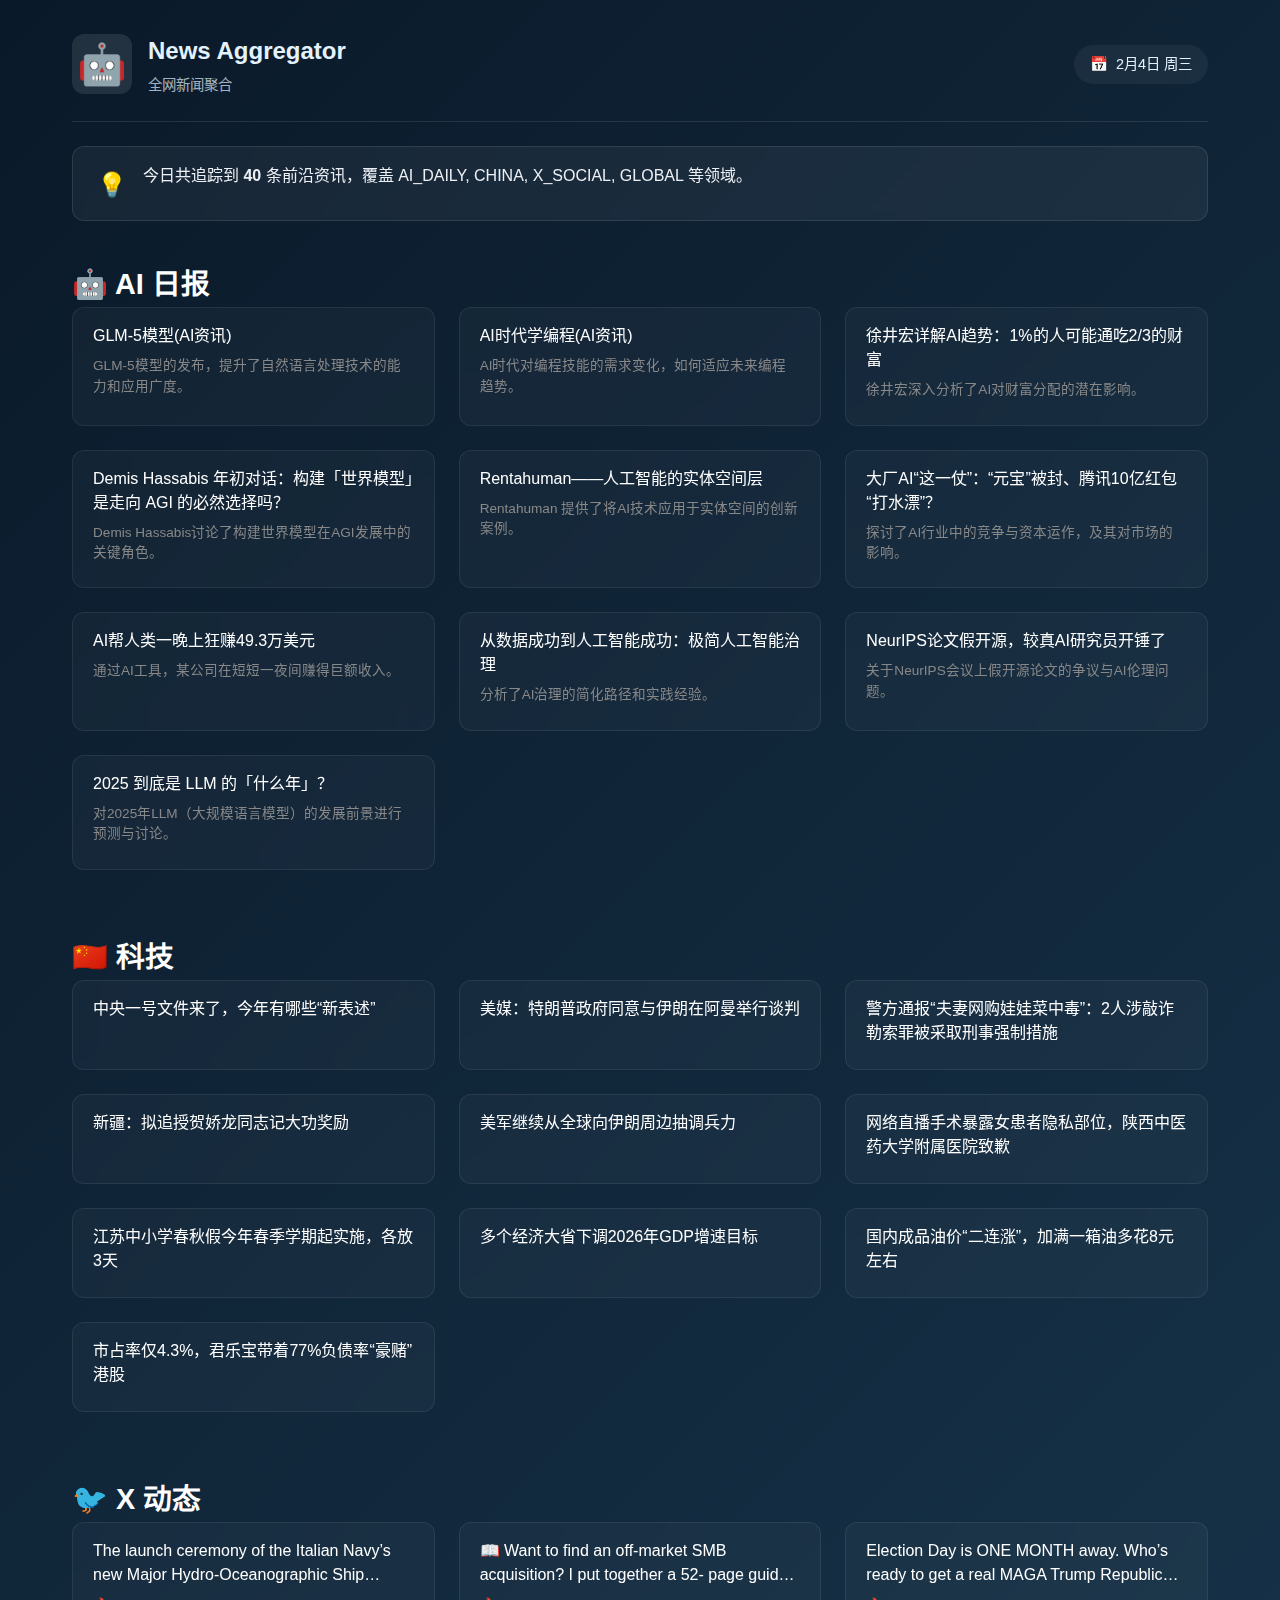
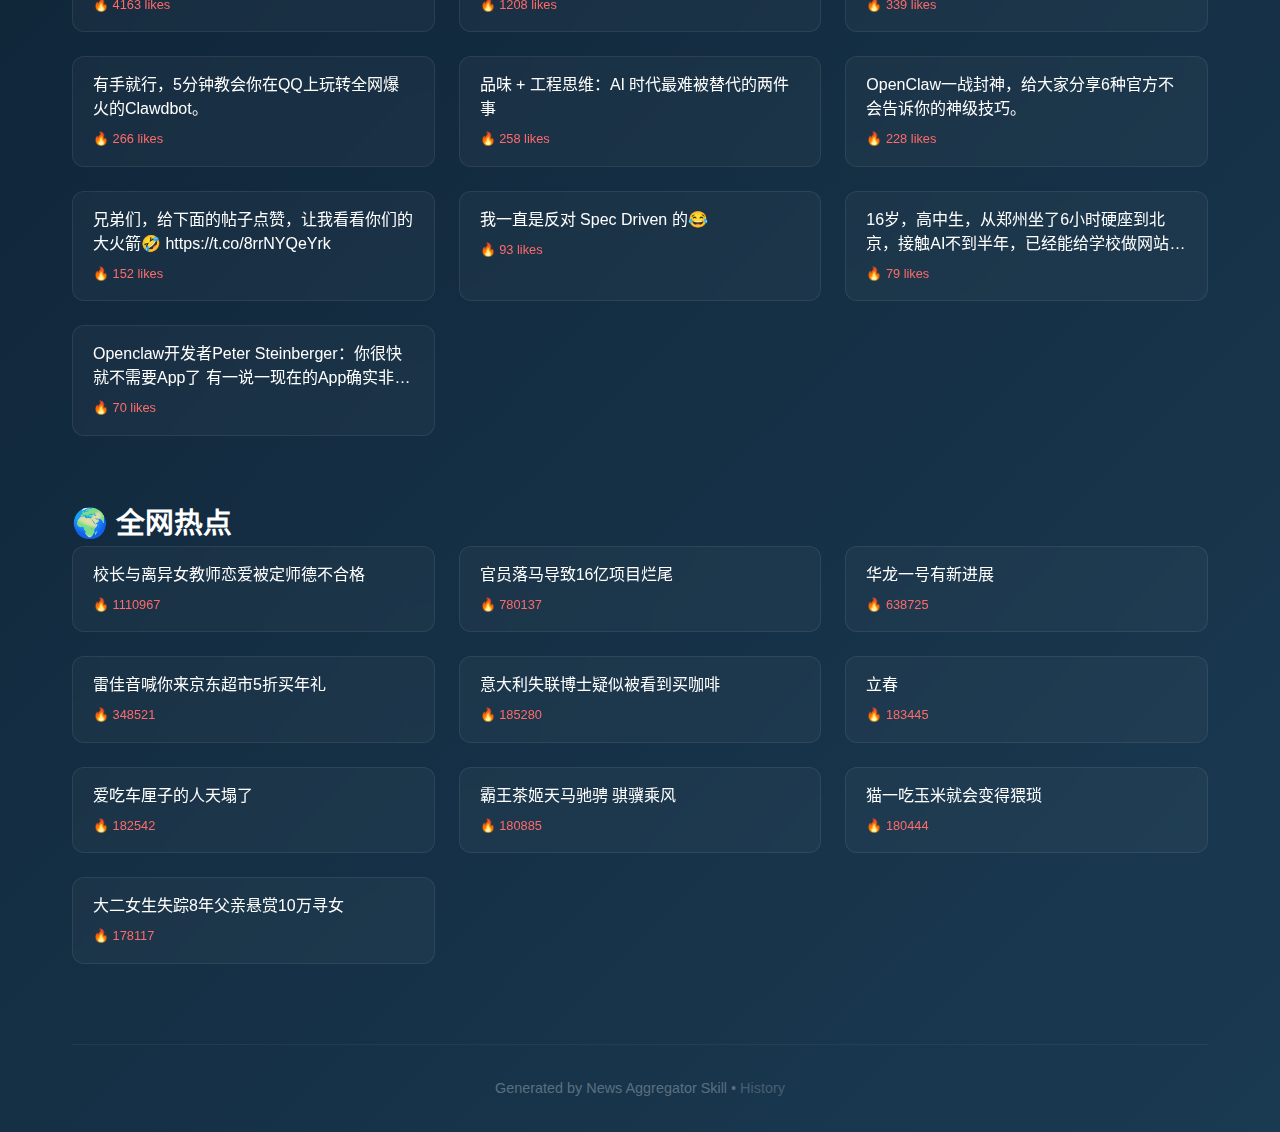
<file: 2026-02-04.html>
<!DOCTYPE html>
<html lang="zh-CN">
<head>
    <meta charset="UTF-8">
    <meta name="viewport" content="width=device-width, initial-scale=1.0">
    <title>2026-02-04 全网新闻聚合 - News Aggregator</title>
    <link rel="stylesheet" href="style.css">
    <link rel="stylesheet" href="https://cdnjs.cloudflare.com/ajax/libs/font-awesome/6.0.0/css/all.min.css">
    <style>
        :root {
            --glow-start: #0A1929;
            --glow-end: #1A3A52;
            --text-primary: #E3F2FD;
            --accent-color: #42A5F5;
            --secondary-color: #B0BEC5;
            --bg-gradient: linear-gradient(135deg, #0A1929 0%, #1A3A52 100%);
        }
        
        /* 快速导航 */
        a.card {
            display: block;
            background: rgba(255,255,255,0.03);
            border: 1px solid rgba(255,255,255,0.08);
            border-radius: 12px;
            padding: 16px 20px;
            text-decoration: none;
            color: inherit;
            transition: all 0.2s ease;
        }
        a.card:hover {
            background: rgba(255,255,255,0.08);
            border-color: var(--accent-color);
            transform: translateY(-2px);
        }
        .card-title {
            color: #fff;
            font-size: 1rem;
            font-weight: 500;
            line-height: 1.5;
            margin-bottom: 8px;
        }
        .card-summary {
            color: #888;
            font-size: 0.85rem;
            line-height: 1.5;
            margin-bottom: 8px;
        }
        .card-meta {
            color: #666;
            font-size: 0.8rem;
        }
        .heat { color: #ff6b6b; }

        .quick-nav {
            display: flex;
            justify-content: center;
            gap: 1rem;
            margin-bottom: 2rem;
            flex-wrap: wrap;
            position: sticky;
            top: 0;
            background: rgba(15, 23, 42, 0.95);
            padding: 1rem;
            z-index: 100;
            backdrop-filter: blur(10px);
            border-bottom: 1px solid rgba(255,255,255,0.1);
        }
        .quick-nav-item {
            background: rgba(255, 255, 255, 0.05);
            border: 1px solid rgba(255, 255, 255, 0.1);
            padding: 0.5rem 1rem;
            border-radius: 20px;
            color: var(--text-primary);
            text-decoration: none;
            font-size: 0.9rem;
            transition: all 0.2s;
            display: flex;
            align-items: center;
            gap: 0.5rem;
        }
        .quick-nav-item:hover {
            background: var(--accent-color);
            color: #fff;
        }
        .quick-nav-item span {
            background: rgba(0,0,0,0.2);
            padding: 2px 6px;
            border-radius: 8px;
            font-size: 0.75rem;
        }
        
        /* 场景区块 */
        .scenario-section {
            margin-bottom: 4rem;
            scroll-margin-top: 80px;
        }
        .scenario-header {
            display: flex;
            align-items: center;
            gap: 1rem;
            margin-bottom: 2rem;
            padding-bottom: 1rem;
            border-bottom: 2px solid var(--accent-color);
            flex-wrap: wrap;
        }
        .scenario-name {
            font-size: 1.8rem;
            font-weight: 700;
            color: #fff;
        }
        .scenario-count {
            background: var(--accent-color);
            color: #fff;
            padding: 4px 12px;
            border-radius: 20px;
            font-size: 0.85rem;
        }
        .scenario-desc {
            opacity: 0.6;
            font-size: 0.9rem;
        }
    </style>
</head>
<body>
    <div class="app-container">
        <header class="main-header">
            <div class="header-content">
                <div class="logo-area">
                    <div class="logo-icon">🤖</div>
                    <div class="logo-text">
                        <h1>News Aggregator</h1>
                        <p class="subtitle">全网新闻聚合</p>
                    </div>
                </div>
                <div class="date-display">
                    <span class="date-icon">📅</span>
                    <span>2月4日 周三</span>
                </div>
            </div>
        </header>



        
            <div class="daily-summary">
                <div class="summary-content">
                    <span class="summary-icon">💡</span>
                    <p>今日共追踪到 <strong>40</strong> 条前沿资讯，覆盖 AI_DAILY, CHINA, X_SOCIAL, GLOBAL 等领域。</p>
                </div>
            </div>
            



        <main class="main-content">
            
            <section class="scenario-section" id="ai_daily">
                <h2 class="scenario-name">🤖 AI 日报</h2>
                <div class="cards-grid">
            <a href="https://www.aibase.com/zh/news/25219" target="_blank" class="card">
                <h3 class="card-title">GLM-5模型(AI资讯)</h3>
                <p class="card-summary">GLM-5模型的发布，提升了自然语言处理技术的能力和应用广度。</p>
                <div class="card-meta"></div>
            </a>
            
            <a href="https://newshacker.me/story?id=46866165" target="_blank" class="card">
                <h3 class="card-title">AI时代学编程(AI资讯)</h3>
                <p class="card-summary">AI时代对编程技能的需求变化，如何适应未来编程趋势。</p>
                <div class="card-meta"></div>
            </a>
            
            <a href="https://36kr.com/p/3668677251998338" target="_blank" class="card">
                <h3 class="card-title">徐井宏详解AI趋势：1%的人可能通吃2/3的财富</h3>
                <p class="card-summary">徐井宏深入分析了AI对财富分配的潜在影响。</p>
                <div class="card-meta"></div>
            </a>
            
            <a href="https://pro.jiqizhixin.com/reference/49b8ef1c-9334-4651-b7b9-5f5535db1845" target="_blank" class="card">
                <h3 class="card-title">Demis Hassabis 年初对话：构建「世界模型」是走向 AGI 的必然选择吗？</h3>
                <p class="card-summary">Demis Hassabis讨论了构建世界模型在AGI发展中的关键角色。</p>
                <div class="card-meta"></div>
            </a>
            
            <a href="https://rentahuman.ai/" target="_blank" class="card">
                <h3 class="card-title">Rentahuman——人工智能的实体空间层</h3>
                <p class="card-summary">Rentahuman 提供了将AI技术应用于实体空间的创新案例。</p>
                <div class="card-meta"></div>
            </a>
            
            <a href="https://36kr.com/p/3668741159035524" target="_blank" class="card">
                <h3 class="card-title">大厂AI“这一仗”：“元宝”被封、腾讯10亿红包“打水漂”？</h3>
                <p class="card-summary">探讨了AI行业中的竞争与资本运作，及其对市场的影响。</p>
                <div class="card-meta"></div>
            </a>
            
            <a href="https://36kr.com/p/3668736645161605" target="_blank" class="card">
                <h3 class="card-title">AI帮人类一晚上狂赚49.3万美元</h3>
                <p class="card-summary">通过AI工具，某公司在短短一夜间赚得巨额收入。</p>
                <div class="card-meta"></div>
            </a>
            
            <a href="https://36kr.com/p/3668725163188865" target="_blank" class="card">
                <h3 class="card-title">从数据成功到人工智能成功：极简人工智能治理</h3>
                <p class="card-summary">分析了AI治理的简化路径和实践经验。</p>
                <div class="card-meta"></div>
            </a>
            
            <a href="https://36kr.com/p/3668658730820487" target="_blank" class="card">
                <h3 class="card-title">NeurIPS论文假开源，较真AI研究员开锤了</h3>
                <p class="card-summary">关于NeurIPS会议上假开源论文的争议与AI伦理问题。</p>
                <div class="card-meta"></div>
            </a>
            
            <a href="https://pro.jiqizhixin.com/reference/cc2ae953-c978-4a47-9cc8-a8bbe1531b26" target="_blank" class="card">
                <h3 class="card-title">2025 到底是 LLM 的「什么年」？</h3>
                <p class="card-summary">对2025年LLM（大规模语言模型）的发展前景进行预测与讨论。</p>
                <div class="card-meta"></div>
            </a>
            </div>
            </section>
            
            <section class="scenario-section" id="china">
                <h2 class="scenario-name">🇨🇳 科技</h2>
                <div class="cards-grid">
            <a href="https://view.inews.qq.com/a/20260203A06CXZ00" target="_blank" class="card">
                <h3 class="card-title">中央一号文件来了，今年有哪些“新表述”</h3>
                
                <div class="card-meta"></div>
            </a>
            
            <a href="https://view.inews.qq.com/a/20260204A02C5700" target="_blank" class="card">
                <h3 class="card-title">美媒：特朗普政府同意与伊朗在阿曼举行谈判</h3>
                
                <div class="card-meta"></div>
            </a>
            
            <a href="https://view.inews.qq.com/a/20260203A07G8Y00" target="_blank" class="card">
                <h3 class="card-title">警方通报“夫妻网购娃娃菜中毒”：2人涉敲诈勒索罪被采取刑事强制措施</h3>
                
                <div class="card-meta"></div>
            </a>
            
            <a href="https://view.inews.qq.com/a/20260203A070PB00" target="_blank" class="card">
                <h3 class="card-title">新疆：拟追授贺娇龙同志记大功奖励</h3>
                
                <div class="card-meta"></div>
            </a>
            
            <a href="https://view.inews.qq.com/a/20260203A066XG00" target="_blank" class="card">
                <h3 class="card-title">美军继续从全球向伊朗周边抽调兵力</h3>
                
                <div class="card-meta"></div>
            </a>
            
            <a href="https://view.inews.qq.com/a/20260203A06B7D00" target="_blank" class="card">
                <h3 class="card-title">网络直播手术暴露女患者隐私部位，陕西中医药大学附属医院致歉</h3>
                
                <div class="card-meta"></div>
            </a>
            
            <a href="https://view.inews.qq.com/a/20260203A06QQV00" target="_blank" class="card">
                <h3 class="card-title">江苏中小学春秋假今年春季学期起实施，各放3天</h3>
                
                <div class="card-meta"></div>
            </a>
            
            <a href="https://view.inews.qq.com/a/20260203A05ZZ600" target="_blank" class="card">
                <h3 class="card-title">多个经济大省下调2026年GDP增速目标</h3>
                
                <div class="card-meta"></div>
            </a>
            
            <a href="https://view.inews.qq.com/a/20260203A05EK600" target="_blank" class="card">
                <h3 class="card-title">国内成品油价“二连涨”，加满一箱油多花8元左右</h3>
                
                <div class="card-meta"></div>
            </a>
            
            <a href="https://view.inews.qq.com/a/20260203A01O0S00" target="_blank" class="card">
                <h3 class="card-title">市占率仅4.3%，君乐宝带着77%负债率“豪赌”港股</h3>
                
                <div class="card-meta"></div>
            </a>
            </div>
            </section>
            
            <section class="scenario-section" id="x_social">
                <h2 class="scenario-name">🐦 X 动态</h2>
                <div class="cards-grid">
            <a href="https://twitter.com/Fincantieri/status/2015824480291926076" target="_blank" class="card">
                <h3 class="card-title">The launch ceremony of the Italian Navy’s new Major Hydro-Oceanographic Ship N.I.O.M, named Quirinale, took place today at our integrated shipyard in Riva Trigoso. Designed for scientific mapping and </h3>
                
                <div class="card-meta"><span class="heat">🔥 4163 likes</span></div>
            </a>
            
            <a href="https://twitter.com/SMBDealGuy/status/1777688418610303410" target="_blank" class="card">
                <h3 class="card-title">📖 Want to find an off-market SMB acquisition?

I put together a 52- page guide called the Business Buyers toolkit which arms SMB searchers with the tools to get this done! 

*Must be following*

Like &a</h3>
                
                <div class="card-meta"><span class="heat">🔥 1208 likes</span></div>
            </a>
            
            <a href="https://twitter.com/DonHuffines/status/2018712853113409593" target="_blank" class="card">
                <h3 class="card-title">Election Day is ONE MONTH away. 

Who’s ready to get a real MAGA Trump Republican in the Comptroller’s office?</h3>
                
                <div class="card-meta"><span class="heat">🔥 339 likes</span></div>
            </a>
            
            <a href="https://twitter.com/Khazix0918/status/2018187496899883369" target="_blank" class="card">
                <h3 class="card-title">有手就行，5分钟教会你在QQ上玩转全网爆火的Clawdbot。</h3>
                
                <div class="card-meta"><span class="heat">🔥 266 likes</span></div>
            </a>
            
            <a href="https://twitter.com/dotey/status/2018863908153385290" target="_blank" class="card">
                <h3 class="card-title">品味 + 工程思维：AI 时代最难被替代的两件事</h3>
                
                <div class="card-meta"><span class="heat">🔥 258 likes</span></div>
            </a>
            
            <a href="https://twitter.com/Khazix0918/status/2018892087744397692" target="_blank" class="card">
                <h3 class="card-title">OpenClaw一战封神，给大家分享6种官方不会告诉你的神级技巧。</h3>
                
                <div class="card-meta"><span class="heat">🔥 228 likes</span></div>
            </a>
            
            <a href="https://twitter.com/lxfater/status/2018905450411081789" target="_blank" class="card">
                <h3 class="card-title">兄弟们，给下面的帖子点赞，让我看看你们的大火箭🤣 https://t.co/8rrNYQeYrk</h3>
                
                <div class="card-meta"><span class="heat">🔥 152 likes</span></div>
            </a>
            
            <a href="https://twitter.com/dotey/status/2018807420643115030" target="_blank" class="card">
                <h3 class="card-title">我一直是反对 Spec Driven 的😂</h3>
                
                <div class="card-meta"><span class="heat">🔥 93 likes</span></div>
            </a>
            
            <a href="https://twitter.com/FuSheng_0306/status/2018901516690837974" target="_blank" class="card">
                <h3 class="card-title">16岁，高中生，从郑州坐了6小时硬座到北京，接触AI不到半年，已经能给学校做网站了。他说他每天晚上兴奋到睡不着觉，满脑子都是想法，却又因为无法落地而感到迷茫。
他问我，年轻人应该如何规划未来？
我觉得这个年纪迷茫太正常了，但能做到这个程度已经甩开99%的同龄人了。其实没有一个人的伟大是被规划出来的，所有顶级的蓝图都是在行走中边磨边画的，现在要做的就是踏踏实实做好手头的事，看到感兴趣的全力以赴。</h3>
                
                <div class="card-meta"><span class="heat">🔥 79 likes</span></div>
            </a>
            
            <a href="https://twitter.com/FuSheng_0306/status/2018967988905636138" target="_blank" class="card">
                <h3 class="card-title">Openclaw开发者Peter Steinberger：你很快就不需要App了
有一说一现在的App确实非常臃肿，页面里全是各种复杂的菜单、会员、广告。Openclaw创始人预测的未来里，用户只用做一件事：说出你的需求，Agent就能现场为你造出一个专属工具。
这就是我说的：所有的产品都值得用大模型重做一遍。 但重做不是简单的加个对话框，是把核心逻辑变成按需生成，这才是真正的AI Native。</h3>
                
                <div class="card-meta"><span class="heat">🔥 70 likes</span></div>
            </a>
            </div>
            </section>
            
            <section class="scenario-section" id="global">
                <h2 class="scenario-name">🌍 全网热点</h2>
                <div class="cards-grid">
            <a href="https://s.weibo.com/weibo?q=%E6%A0%A1%E9%95%BF%E4%B8%8E%E7%A6%BB%E5%BC%82%E5%A5%B3%E6%95%99%E5%B8%88%E6%81%8B%E7%88%B1%E8%A2%AB%E5%AE%9A%E5%B8%88%E5%BE%B7%E4%B8%8D%E5%90%88%E6%A0%BC&Refer=top" target="_blank" class="card">
                <h3 class="card-title">校长与离异女教师恋爱被定师德不合格</h3>
                
                <div class="card-meta"><span class="heat">🔥 1110967</span></div>
            </a>
            
            <a href="https://s.weibo.com/weibo?q=%E5%AE%98%E5%91%98%E8%90%BD%E9%A9%AC%E5%AF%BC%E8%87%B416%E4%BA%BF%E9%A1%B9%E7%9B%AE%E7%83%82%E5%B0%BE&Refer=top" target="_blank" class="card">
                <h3 class="card-title">官员落马导致16亿项目烂尾</h3>
                
                <div class="card-meta"><span class="heat">🔥 780137</span></div>
            </a>
            
            <a href="https://s.weibo.com/weibo?q=%E5%8D%8E%E9%BE%99%E4%B8%80%E5%8F%B7%E6%9C%89%E6%96%B0%E8%BF%9B%E5%B1%95&Refer=top" target="_blank" class="card">
                <h3 class="card-title">华龙一号有新进展</h3>
                
                <div class="card-meta"><span class="heat">🔥 638725</span></div>
            </a>
            
            <a href="https://s.weibo.com/weibo?q=%E9%9B%B7%E4%BD%B3%E9%9F%B3%E5%96%8A%E4%BD%A0%E6%9D%A5%E4%BA%AC%E4%B8%9C%E8%B6%85%E5%B8%825%E6%8A%98%E4%B9%B0%E5%B9%B4%E7%A4%BC&Refer=top" target="_blank" class="card">
                <h3 class="card-title">雷佳音喊你来京东超市5折买年礼</h3>
                
                <div class="card-meta"><span class="heat">🔥 348521</span></div>
            </a>
            
            <a href="https://s.weibo.com/weibo?q=%E6%84%8F%E5%A4%A7%E5%88%A9%E5%A4%B1%E8%81%94%E5%8D%9A%E5%A3%AB%E7%96%91%E4%BC%BC%E8%A2%AB%E7%9C%8B%E5%88%B0%E4%B9%B0%E5%92%96%E5%95%A1&Refer=top" target="_blank" class="card">
                <h3 class="card-title">意大利失联博士疑似被看到买咖啡</h3>
                
                <div class="card-meta"><span class="heat">🔥 185280</span></div>
            </a>
            
            <a href="https://s.weibo.com/weibo?q=%E7%AB%8B%E6%98%A5&Refer=top" target="_blank" class="card">
                <h3 class="card-title">立春</h3>
                
                <div class="card-meta"><span class="heat">🔥 183445</span></div>
            </a>
            
            <a href="https://s.weibo.com/weibo?q=%E7%88%B1%E5%90%83%E8%BD%A6%E5%8E%98%E5%AD%90%E7%9A%84%E4%BA%BA%E5%A4%A9%E5%A1%8C%E4%BA%86&Refer=top" target="_blank" class="card">
                <h3 class="card-title">爱吃车厘子的人天塌了</h3>
                
                <div class="card-meta"><span class="heat">🔥 182542</span></div>
            </a>
            
            <a href="https://s.weibo.com/weibo?q=%E9%9C%B8%E7%8E%8B%E8%8C%B6%E5%A7%AC%E5%A4%A9%E9%A9%AC%E9%A9%B0%E9%AA%8B%20%E9%AA%90%E9%AA%A5%E4%B9%98%E9%A3%8E&Refer=top" target="_blank" class="card">
                <h3 class="card-title">霸王茶姬天马驰骋 骐骥乘风</h3>
                
                <div class="card-meta"><span class="heat">🔥 180885</span></div>
            </a>
            
            <a href="https://s.weibo.com/weibo?q=%E7%8C%AB%E4%B8%80%E5%90%83%E7%8E%89%E7%B1%B3%E5%B0%B1%E4%BC%9A%E5%8F%98%E5%BE%97%E7%8C%A5%E7%90%90&Refer=top" target="_blank" class="card">
                <h3 class="card-title">猫一吃玉米就会变得猥琐</h3>
                
                <div class="card-meta"><span class="heat">🔥 180444</span></div>
            </a>
            
            <a href="https://s.weibo.com/weibo?q=%E5%A4%A7%E4%BA%8C%E5%A5%B3%E7%94%9F%E5%A4%B1%E8%B8%AA8%E5%B9%B4%E7%88%B6%E4%BA%B2%E6%82%AC%E8%B5%8F10%E4%B8%87%E5%AF%BB%E5%A5%B3&Refer=top" target="_blank" class="card">
                <h3 class="card-title">大二女生失踪8年父亲悬赏10万寻女</h3>
                
                <div class="card-meta"><span class="heat">🔥 178117</span></div>
            </a>
            </div>
            </section>
            
        </main>

        <footer class="main-footer">
            <p>Generated by News Aggregator Skill • <a href="index.html">History</a></p>
        </footer>
    </div>
    
    <script>
    // Keyboard Navigation
    document.addEventListener('keydown', function(e) {
        if (['INPUT', 'TEXTAREA'].includes(document.activeElement.tagName)) return;

        const cards = Array.from(document.querySelectorAll('.card'));
        if (!cards.length) return;
        
        let activeIndex = cards.findIndex(c => c === document.activeElement || c.classList.contains('active-card'));
        
        if (e.key === 'j' || e.key === 'J' || e.key === 'ArrowDown') {
             activeIndex = (activeIndex + 1) % cards.length;
             e.preventDefault();
        } else if (e.key === 'k' || e.key === 'K' || e.key === 'ArrowUp') {
             if (activeIndex === -1) activeIndex = 0;
             else activeIndex = (activeIndex - 1 + cards.length) % cards.length;
             e.preventDefault();
        } else if (e.key === 'Enter') {
             if (activeIndex >= 0) {
                const link = cards[activeIndex].querySelector('a');
                if(link) window.open(link.href, '_blank');
             }
             return;
        } else {
             return;
        }
        
        cards.forEach(c => c.classList.remove('active-card'));
        if (activeIndex >= 0) {
            cards[activeIndex].classList.add('active-card');
            cards[activeIndex].focus();
            cards[activeIndex].scrollIntoView({behavior: 'smooth', block: 'center'});
        }
    });
    </script>
</body>
</html>
</file>
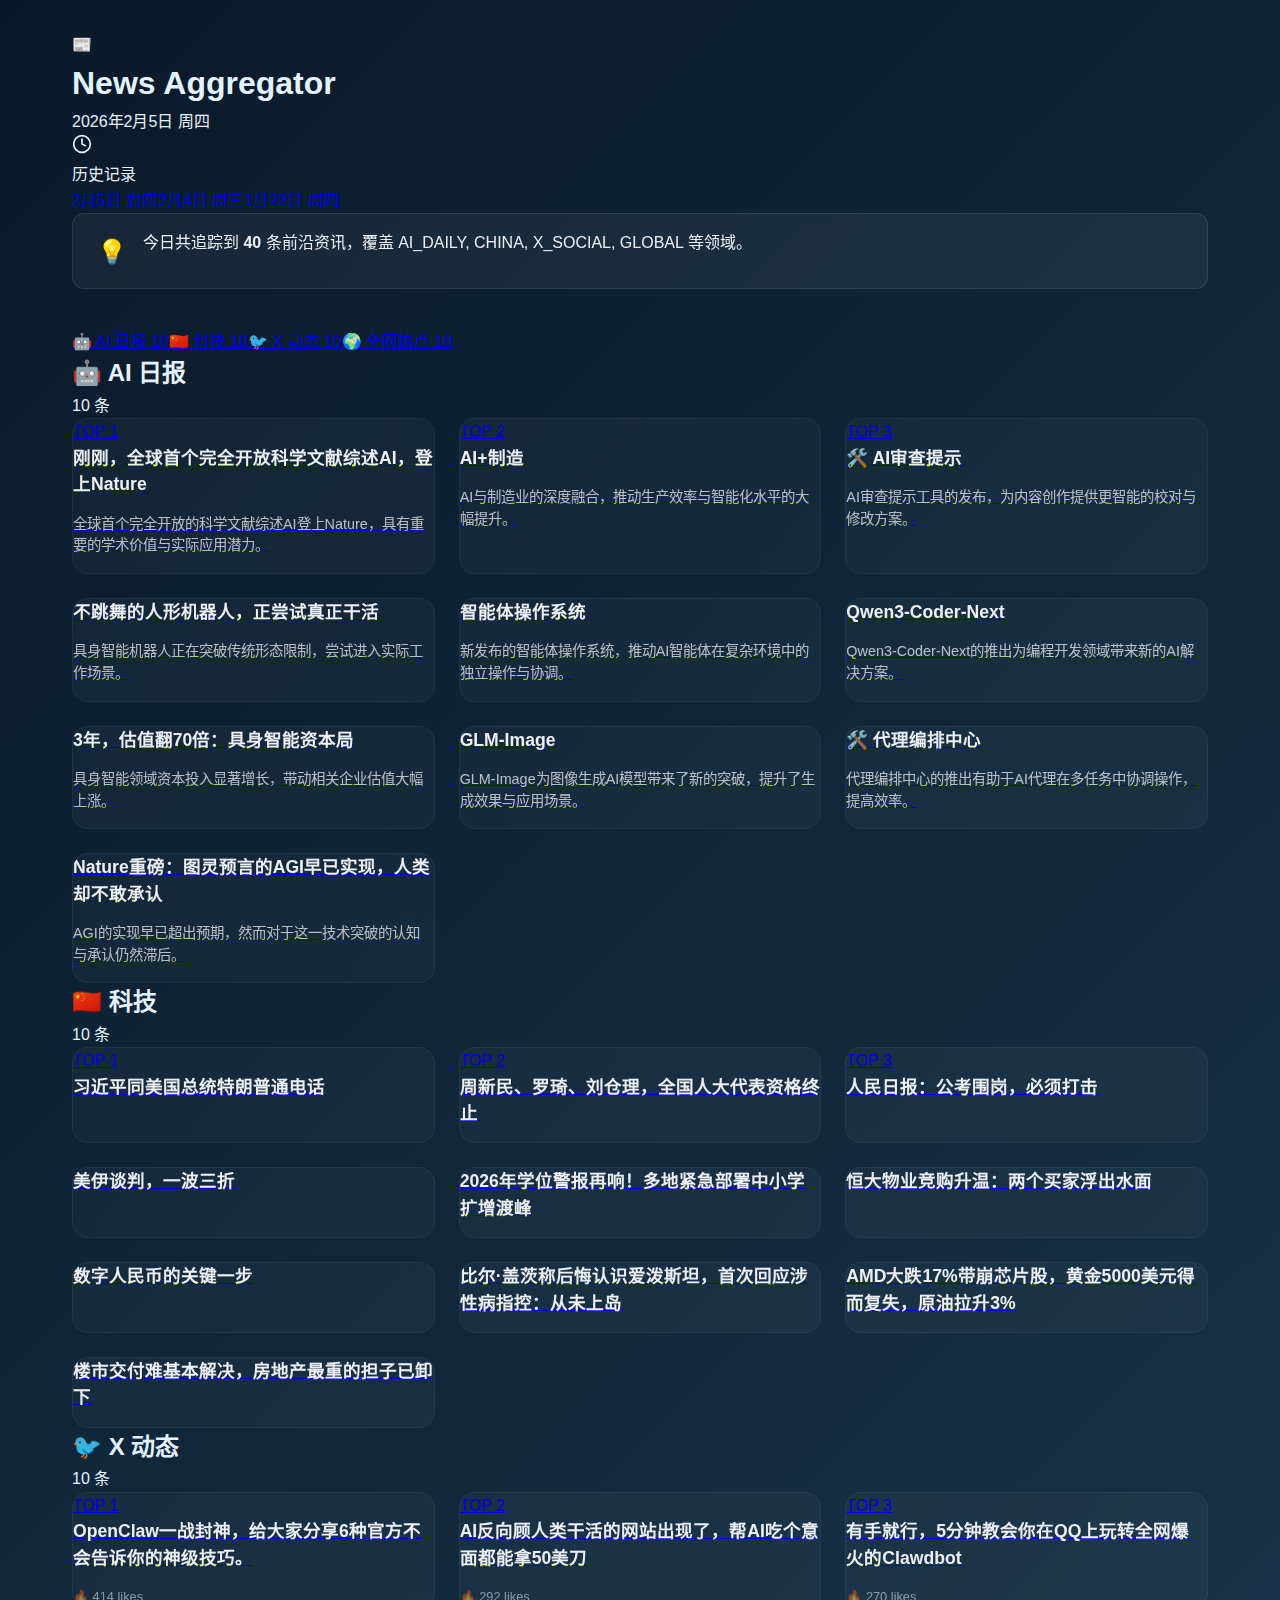
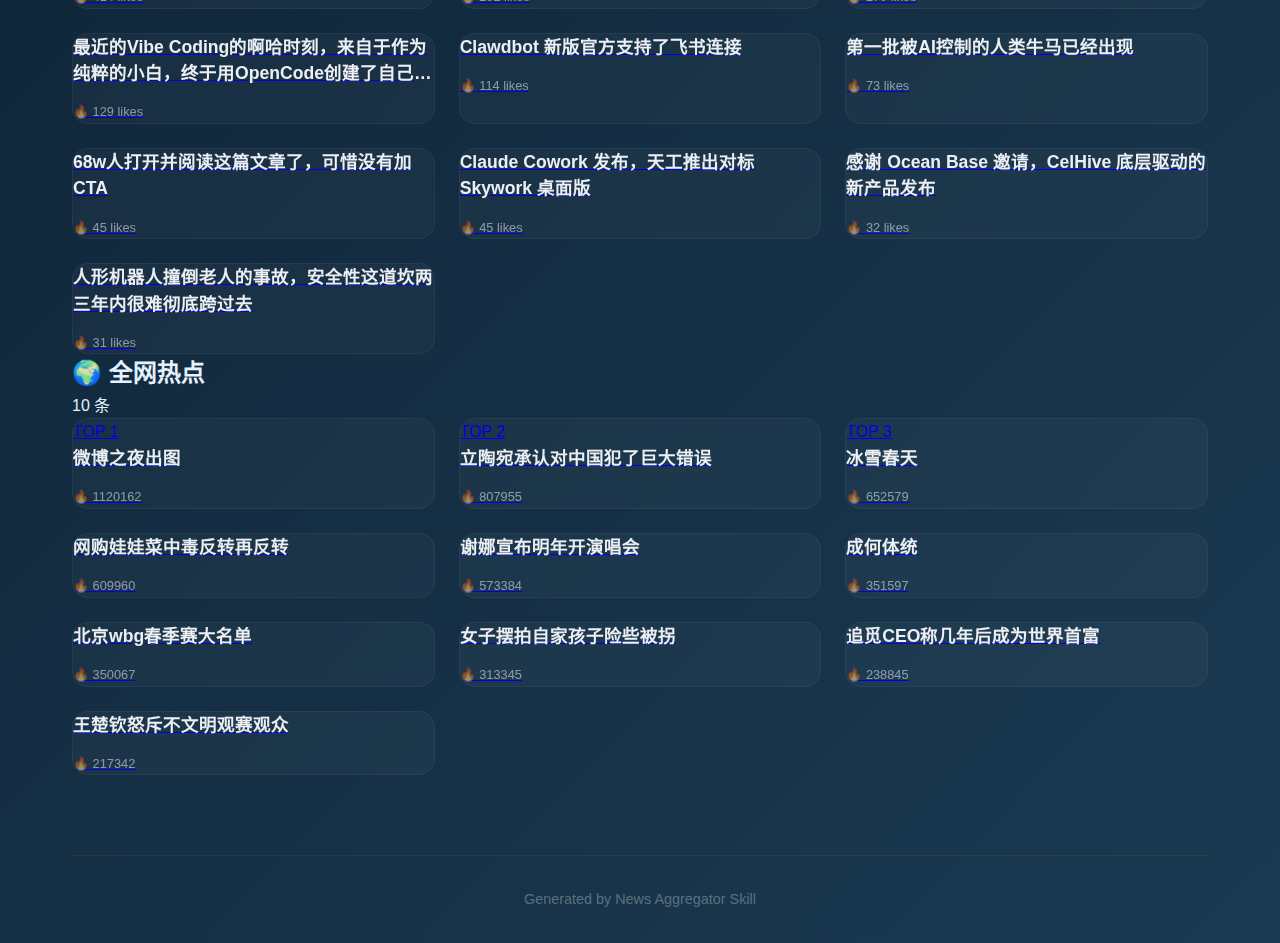
<file: 2026-02-05.html>
<!DOCTYPE html>
<html lang="zh-CN">
<head>
    <meta charset="UTF-8">
    <meta name="viewport" content="width=device-width, initial-scale=1.0">
    <title>2026-02-05 全网新闻聚合 - News Aggregator</title>
    <link rel="stylesheet" href="style.css">
    <style>
        :root {
            --glow-start: #0A1929;
            --glow-end: #1A3A52;
            --text-primary: #E3F2FD;
            --accent-color: #42A5F5;
            --secondary-color: #B0BEC5;
            --bg-gradient: linear-gradient(135deg, #0A1929 0%, #1A3A52 100%);
            --title-color: #FFFFFF;
        }
    </style>
</head>
<body>
    <div class="app-container">
        <!-- 顶部导航栏 -->
        <header class="top-bar">
            <div class="top-bar-left">
                <span class="brand-icon">📰</span>
                <div class="brand-text">
                    <h1>News Aggregator</h1>
                    <span class="brand-date">2026年2月5日 周四</span>
                </div>
            </div>
            <div class="top-bar-right">
                <div class="history-trigger" id="historyTrigger">
                    <svg width="20" height="20" viewBox="0 0 24 24" fill="none" stroke="currentColor" stroke-width="2" stroke-linecap="round" stroke-linejoin="round">
                        <circle cx="12" cy="12" r="10"></circle>
                        <polyline points="12 6 12 12 16 14"></polyline>
                    </svg>
                    <div class="history-dropdown" id="historyDropdown">
                        <div class="history-dropdown-header">历史记录</div>
                        <a href="2026-02-05.html" class="history-item">2月5日 周四</a><a href="2026-02-04.html" class="history-item">2月4日 周三</a><a href="2026-01-22.html" class="history-item">1月22日 周四</a>
                    </div>
                </div>
            </div>
        </header>

        
            <div class="daily-summary">
                <div class="summary-content">
                    <span class="summary-icon">💡</span>
                    <p>今日共追踪到 <strong>40</strong> 条前沿资讯，覆盖 AI_DAILY, CHINA, X_SOCIAL, GLOBAL 等领域。</p>
                </div>
            </div>
            

        <!-- 分类快速导航 -->
        <nav class="category-nav">
            <a href="#ai_daily" class="nav-pill">🤖 AI 日报 <span>10</span></a><a href="#china" class="nav-pill">🇨🇳 科技 <span>10</span></a><a href="#x_social" class="nav-pill">🐦 X 动态 <span>10</span></a><a href="#global" class="nav-pill">🌍 全网热点 <span>10</span></a>
        </nav>

        <main class="main-content">
            
            <section class="scenario-section" id="ai_daily">
                <div class="section-header">
                    <h2 class="section-title">🤖 AI 日报</h2>
                    <span class="section-count">10 条</span>
                </div>
                <div class="cards-grid">
            <a href="https://36kr.com/p/3669183047590535" target="_blank" class="card card-top">
                <span class="rank-badge">TOP 1</span>
                <h3 class="card-title">刚刚，全球首个完全开放科学文献综述AI，登上Nature</h3>
                <p class="card-summary">全球首个完全开放的科学文献综述AI登上Nature，具有重要的学术价值与实际应用潜力。</p>
                <div class="card-meta"></div>
            </a>
            
            <a href="https://www.aibase.com/zh/news/25260" target="_blank" class="card card-top">
                <span class="rank-badge">TOP 2</span>
                <h3 class="card-title">AI+制造</h3>
                <p class="card-summary">AI与制造业的深度融合，推动生产效率与智能化水平的大幅提升。</p>
                <div class="card-meta"></div>
            </a>
            
            <a href="https://github.com/masoncl/review-prompts" target="_blank" class="card card-top">
                <span class="rank-badge">TOP 3</span>
                <h3 class="card-title">🛠️ AI审查提示</h3>
                <p class="card-summary">AI审查提示工具的发布，为内容创作提供更智能的校对与修改方案。</p>
                <div class="card-meta"></div>
            </a>
            
            <a href="https://36kr.com/p/3669663867233158" target="_blank" class="card">
                
                <h3 class="card-title">不跳舞的人形机器人，正尝试真正干活</h3>
                <p class="card-summary">具身智能机器人正在突破传统形态限制，尝试进入实际工作场景。</p>
                <div class="card-meta"></div>
            </a>
            
            <a href="https://www.jiqizhixin.com/articles/2026-02-04-3" target="_blank" class="card">
                
                <h3 class="card-title">智能体操作系统</h3>
                <p class="card-summary">新发布的智能体操作系统，推动AI智能体在复杂环境中的独立操作与协调。</p>
                <div class="card-meta"></div>
            </a>
            
            <a href="https://huggingface.co/collections/Qwen/qwen3-coder-next" target="_blank" class="card">
                
                <h3 class="card-title">Qwen3-Coder-Next</h3>
                <p class="card-summary">Qwen3-Coder-Next的推出为编程开发领域带来新的AI解决方案。</p>
                <div class="card-meta"></div>
            </a>
            
            <a href="https://36kr.com/p/3669651292971656" target="_blank" class="card">
                
                <h3 class="card-title">3年，估值翻70倍：具身智能资本局</h3>
                <p class="card-summary">具身智能领域资本投入显著增长，带动相关企业估值大幅上涨。</p>
                <div class="card-meta"></div>
            </a>
            
            <a href="https://x.com/DeepLearningAI/status/2018836901944266983" target="_blank" class="card">
                
                <h3 class="card-title">GLM-Image</h3>
                <p class="card-summary">GLM-Image为图像生成AI模型带来了新的突破，提升了生成效果与应用场景。</p>
                <div class="card-meta"></div>
            </a>
            
            <a href="https://github.com/pedramamini/Maestro" target="_blank" class="card">
                
                <h3 class="card-title">🛠️ 代理编排中心</h3>
                <p class="card-summary">代理编排中心的推出有助于AI代理在多任务中协调操作，提高效率。</p>
                <div class="card-meta"></div>
            </a>
            
            <a href="https://36kr.com/p/3668924203705222" target="_blank" class="card">
                
                <h3 class="card-title">Nature重磅：图灵预言的AGI早已实现，人类却不敢承认</h3>
                <p class="card-summary">AGI的实现早已超出预期，然而对于这一技术突破的认知与承认仍然滞后。</p>
                <div class="card-meta"></div>
            </a>
            </div>
            </section>
            
            <section class="scenario-section" id="china">
                <div class="section-header">
                    <h2 class="section-title">🇨🇳 科技</h2>
                    <span class="section-count">10 条</span>
                </div>
                <div class="cards-grid">
            <a href="https://view.inews.qq.com/a/20260204A07FGQ00" target="_blank" class="card card-top">
                <span class="rank-badge">TOP 1</span>
                <h3 class="card-title">习近平同美国总统特朗普通电话</h3>
                
                <div class="card-meta"></div>
            </a>
            
            <a href="https://view.inews.qq.com/a/20260204A069UC00" target="_blank" class="card card-top">
                <span class="rank-badge">TOP 2</span>
                <h3 class="card-title">周新民、罗琦、刘仓理，全国人大代表资格终止</h3>
                
                <div class="card-meta"></div>
            </a>
            
            <a href="https://view.inews.qq.com/a/20260204A06C3U00" target="_blank" class="card card-top">
                <span class="rank-badge">TOP 3</span>
                <h3 class="card-title">人民日报：公考围岗，必须打击</h3>
                
                <div class="card-meta"></div>
            </a>
            
            <a href="https://view.inews.qq.com/a/20260204A05MRV00" target="_blank" class="card">
                
                <h3 class="card-title">美伊谈判，一波三折</h3>
                
                <div class="card-meta"></div>
            </a>
            
            <a href="https://view.inews.qq.com/a/20260204A06RL800" target="_blank" class="card">
                
                <h3 class="card-title">2026年学位警报再响！多地紧急部署中小学扩增渡峰</h3>
                
                <div class="card-meta"></div>
            </a>
            
            <a href="https://view.inews.qq.com/a/20260204A05I7600" target="_blank" class="card">
                
                <h3 class="card-title">恒大物业竞购升温：两个买家浮出水面</h3>
                
                <div class="card-meta"></div>
            </a>
            
            <a href="https://view.inews.qq.com/a/20260204A06BI700" target="_blank" class="card">
                
                <h3 class="card-title">数字人民币的关键一步</h3>
                
                <div class="card-meta"></div>
            </a>
            
            <a href="https://view.inews.qq.com/a/20260204V06PV200" target="_blank" class="card">
                
                <h3 class="card-title">比尔·盖茨称后悔认识爱泼斯坦，首次回应涉性病指控：从未上岛</h3>
                
                <div class="card-meta"></div>
            </a>
            
            <a href="https://view.inews.qq.com/a/20260205A01FZJ00" target="_blank" class="card">
                
                <h3 class="card-title">AMD大跌17%带崩芯片股，黄金5000美元得而复失，原油拉升3%</h3>
                
                <div class="card-meta"></div>
            </a>
            
            <a href="https://view.inews.qq.com/a/20260204A063F500" target="_blank" class="card">
                
                <h3 class="card-title">楼市交付难基本解决，房地产最重的担子已卸下</h3>
                
                <div class="card-meta"></div>
            </a>
            </div>
            </section>
            
            <section class="scenario-section" id="x_social">
                <div class="section-header">
                    <h2 class="section-title">🐦 X 动态</h2>
                    <span class="section-count">10 条</span>
                </div>
                <div class="cards-grid">
            <a href="https://twitter.com/Khazix0918/status/2018892087744397692" target="_blank" class="card card-top">
                <span class="rank-badge">TOP 1</span>
                <h3 class="card-title">OpenClaw一战封神，给大家分享6种官方不会告诉你的神级技巧。</h3>
                
                <div class="card-meta"><span class="card-heat">🔥 414 likes</span></div>
            </a>
            
            <a href="https://twitter.com/FuSheng_0306/status/2019092335120744769" target="_blank" class="card card-top">
                <span class="rank-badge">TOP 2</span>
                <h3 class="card-title">AI反向顾人类干活的网站出现了，帮AI吃个意面都能拿50美刀</h3>
                
                <div class="card-meta"><span class="card-heat">🔥 292 likes</span></div>
            </a>
            
            <a href="https://twitter.com/Khazix0918/status/2018187496899883369" target="_blank" class="card card-top">
                <span class="rank-badge">TOP 3</span>
                <h3 class="card-title">有手就行，5分钟教会你在QQ上玩转全网爆火的Clawdbot</h3>
                
                <div class="card-meta"><span class="card-heat">🔥 270 likes</span></div>
            </a>
            
            <a href="https://twitter.com/Khazix0918/status/2017866283640099254" target="_blank" class="card">
                
                <h3 class="card-title">最近的Vibe Coding的啊哈时刻，来自于作为纯粹的小白，终于用OpenCode创建了自己的第一个飞书机器人</h3>
                
                <div class="card-meta"><span class="card-heat">🔥 129 likes</span></div>
            </a>
            
            <a href="https://twitter.com/op7418/status/2019006506885435674" target="_blank" class="card">
                
                <h3 class="card-title">Clawdbot 新版官方支持了飞书连接</h3>
                
                <div class="card-meta"><span class="card-heat">🔥 114 likes</span></div>
            </a>
            
            <a href="https://twitter.com/lxfater/status/2018962780079140942" target="_blank" class="card">
                
                <h3 class="card-title">第一批被AI控制的人类牛马已经出现</h3>
                
                <div class="card-meta"><span class="card-heat">🔥 73 likes</span></div>
            </a>
            
            <a href="https://twitter.com/lxfater/status/2019005018326896959" target="_blank" class="card">
                
                <h3 class="card-title">68w人打开并阅读这篇文章了，可惜没有加CTA</h3>
                
                <div class="card-meta"><span class="card-heat">🔥 45 likes</span></div>
            </a>
            
            <a href="https://twitter.com/oran_ge/status/2019201553475989575" target="_blank" class="card">
                
                <h3 class="card-title">Claude Cowork 发布，天工推出对标 Skywork 桌面版</h3>
                
                <div class="card-meta"><span class="card-heat">🔥 45 likes</span></div>
            </a>
            
            <a href="https://twitter.com/Cydiar404/status/2017434367329767430" target="_blank" class="card">
                
                <h3 class="card-title">感谢 Ocean Base 邀请，CelHive 底层驱动的新产品发布</h3>
                
                <div class="card-meta"><span class="card-heat">🔥 32 likes</span></div>
            </a>
            
            <a href="https://twitter.com/FuSheng_0306/status/2019078764718932344" target="_blank" class="card">
                
                <h3 class="card-title">人形机器人撞倒老人的事故，安全性这道坎两三年内很难彻底跨过去</h3>
                
                <div class="card-meta"><span class="card-heat">🔥 31 likes</span></div>
            </a>
            </div>
            </section>
            
            <section class="scenario-section" id="global">
                <div class="section-header">
                    <h2 class="section-title">🌍 全网热点</h2>
                    <span class="section-count">10 条</span>
                </div>
                <div class="cards-grid">
            <a href="https://s.weibo.com/weibo?q=微博之夜出图&Refer=top" target="_blank" class="card card-top">
                <span class="rank-badge">TOP 1</span>
                <h3 class="card-title">微博之夜出图</h3>
                
                <div class="card-meta"><span class="card-heat">🔥 1120162</span></div>
            </a>
            
            <a href="https://s.weibo.com/weibo?q=立陶宛承认对中国犯了巨大错误&Refer=top" target="_blank" class="card card-top">
                <span class="rank-badge">TOP 2</span>
                <h3 class="card-title">立陶宛承认对中国犯了巨大错误</h3>
                
                <div class="card-meta"><span class="card-heat">🔥 807955</span></div>
            </a>
            
            <a href="https://s.weibo.com/weibo?q=冰雪春天&Refer=top" target="_blank" class="card card-top">
                <span class="rank-badge">TOP 3</span>
                <h3 class="card-title">冰雪春天</h3>
                
                <div class="card-meta"><span class="card-heat">🔥 652579</span></div>
            </a>
            
            <a href="https://s.weibo.com/weibo?q=网购娃娃菜中毒反转再反转&Refer=top" target="_blank" class="card">
                
                <h3 class="card-title">网购娃娃菜中毒反转再反转</h3>
                
                <div class="card-meta"><span class="card-heat">🔥 609960</span></div>
            </a>
            
            <a href="https://s.weibo.com/weibo?q=谢娜宣布明年开演唱会&Refer=top" target="_blank" class="card">
                
                <h3 class="card-title">谢娜宣布明年开演唱会</h3>
                
                <div class="card-meta"><span class="card-heat">🔥 573384</span></div>
            </a>
            
            <a href="https://s.weibo.com/weibo?q=成何体统&Refer=top" target="_blank" class="card">
                
                <h3 class="card-title">成何体统</h3>
                
                <div class="card-meta"><span class="card-heat">🔥 351597</span></div>
            </a>
            
            <a href="https://s.weibo.com/weibo?q=北京wbg春季赛大名单&Refer=top" target="_blank" class="card">
                
                <h3 class="card-title">北京wbg春季赛大名单</h3>
                
                <div class="card-meta"><span class="card-heat">🔥 350067</span></div>
            </a>
            
            <a href="https://s.weibo.com/weibo?q=女子摆拍自家孩子险些被拐&Refer=top" target="_blank" class="card">
                
                <h3 class="card-title">女子摆拍自家孩子险些被拐</h3>
                
                <div class="card-meta"><span class="card-heat">🔥 313345</span></div>
            </a>
            
            <a href="https://s.weibo.com/weibo?q=追觅CEO称几年后成为世界首富&Refer=top" target="_blank" class="card">
                
                <h3 class="card-title">追觅CEO称几年后成为世界首富</h3>
                
                <div class="card-meta"><span class="card-heat">🔥 238845</span></div>
            </a>
            
            <a href="https://s.weibo.com/weibo?q=王楚钦怒斥不文明观赛观众&Refer=top" target="_blank" class="card">
                
                <h3 class="card-title">王楚钦怒斥不文明观赛观众</h3>
                
                <div class="card-meta"><span class="card-heat">🔥 217342</span></div>
            </a>
            </div>
            </section>
            
        </main>

        <footer class="main-footer">
            <p>Generated by News Aggregator Skill</p>
        </footer>
    </div>

    <script>
    // History dropdown toggle
    (function() {
        var trigger = document.getElementById('historyTrigger');
        var dropdown = document.getElementById('historyDropdown');
        trigger.addEventListener('click', function(e) {
            e.stopPropagation();
            dropdown.classList.toggle('show');
        });
        document.addEventListener('click', function() {
            dropdown.classList.remove('show');
        });
        dropdown.addEventListener('click', function(e) {
            e.stopPropagation();
        });
    })();

    // Smooth scroll for nav pills
    document.querySelectorAll('.nav-pill').forEach(function(pill) {
        pill.addEventListener('click', function(e) {
            e.preventDefault();
            var target = document.querySelector(this.getAttribute('href'));
            if (target) {
                target.scrollIntoView({ behavior: 'smooth', block: 'start' });
            }
        });
    });

    // Active nav pill on scroll
    (function() {
        var sections = document.querySelectorAll('.scenario-section');
        var pills = document.querySelectorAll('.nav-pill');
        window.addEventListener('scroll', function() {
            var scrollPos = window.scrollY + 120;
            sections.forEach(function(section, i) {
                if (section.offsetTop <= scrollPos && section.offsetTop + section.offsetHeight > scrollPos) {
                    pills.forEach(function(p) { p.classList.remove('active'); });
                    if (pills[i]) pills[i].classList.add('active');
                }
            });
        });
    })();

    // Keyboard Navigation
    document.addEventListener('keydown', function(e) {
        if (['INPUT', 'TEXTAREA'].includes(document.activeElement.tagName)) return;

        var cards = Array.from(document.querySelectorAll('.card'));
        if (!cards.length) return;

        var activeIndex = cards.findIndex(function(c) { return c === document.activeElement || c.classList.contains('active-card'); });

        if (e.key === 'j' || e.key === 'J' || e.key === 'ArrowDown') {
             activeIndex = (activeIndex + 1) % cards.length;
             e.preventDefault();
        } else if (e.key === 'k' || e.key === 'K' || e.key === 'ArrowUp') {
             if (activeIndex === -1) activeIndex = 0;
             else activeIndex = (activeIndex - 1 + cards.length) % cards.length;
             e.preventDefault();
        } else if (e.key === 'Enter') {
             if (activeIndex >= 0) {
                var link = cards[activeIndex].closest('a') || cards[activeIndex].querySelector('a');
                if(link) window.open(link.href, '_blank');
             }
             return;
        } else {
             return;
        }

        cards.forEach(function(c) { c.classList.remove('active-card'); });
        if (activeIndex >= 0) {
            cards[activeIndex].classList.add('active-card');
            cards[activeIndex].focus();
            cards[activeIndex].scrollIntoView({behavior: 'smooth', block: 'center'});
        }
    });
    </script>
</body>
</html>
</file>
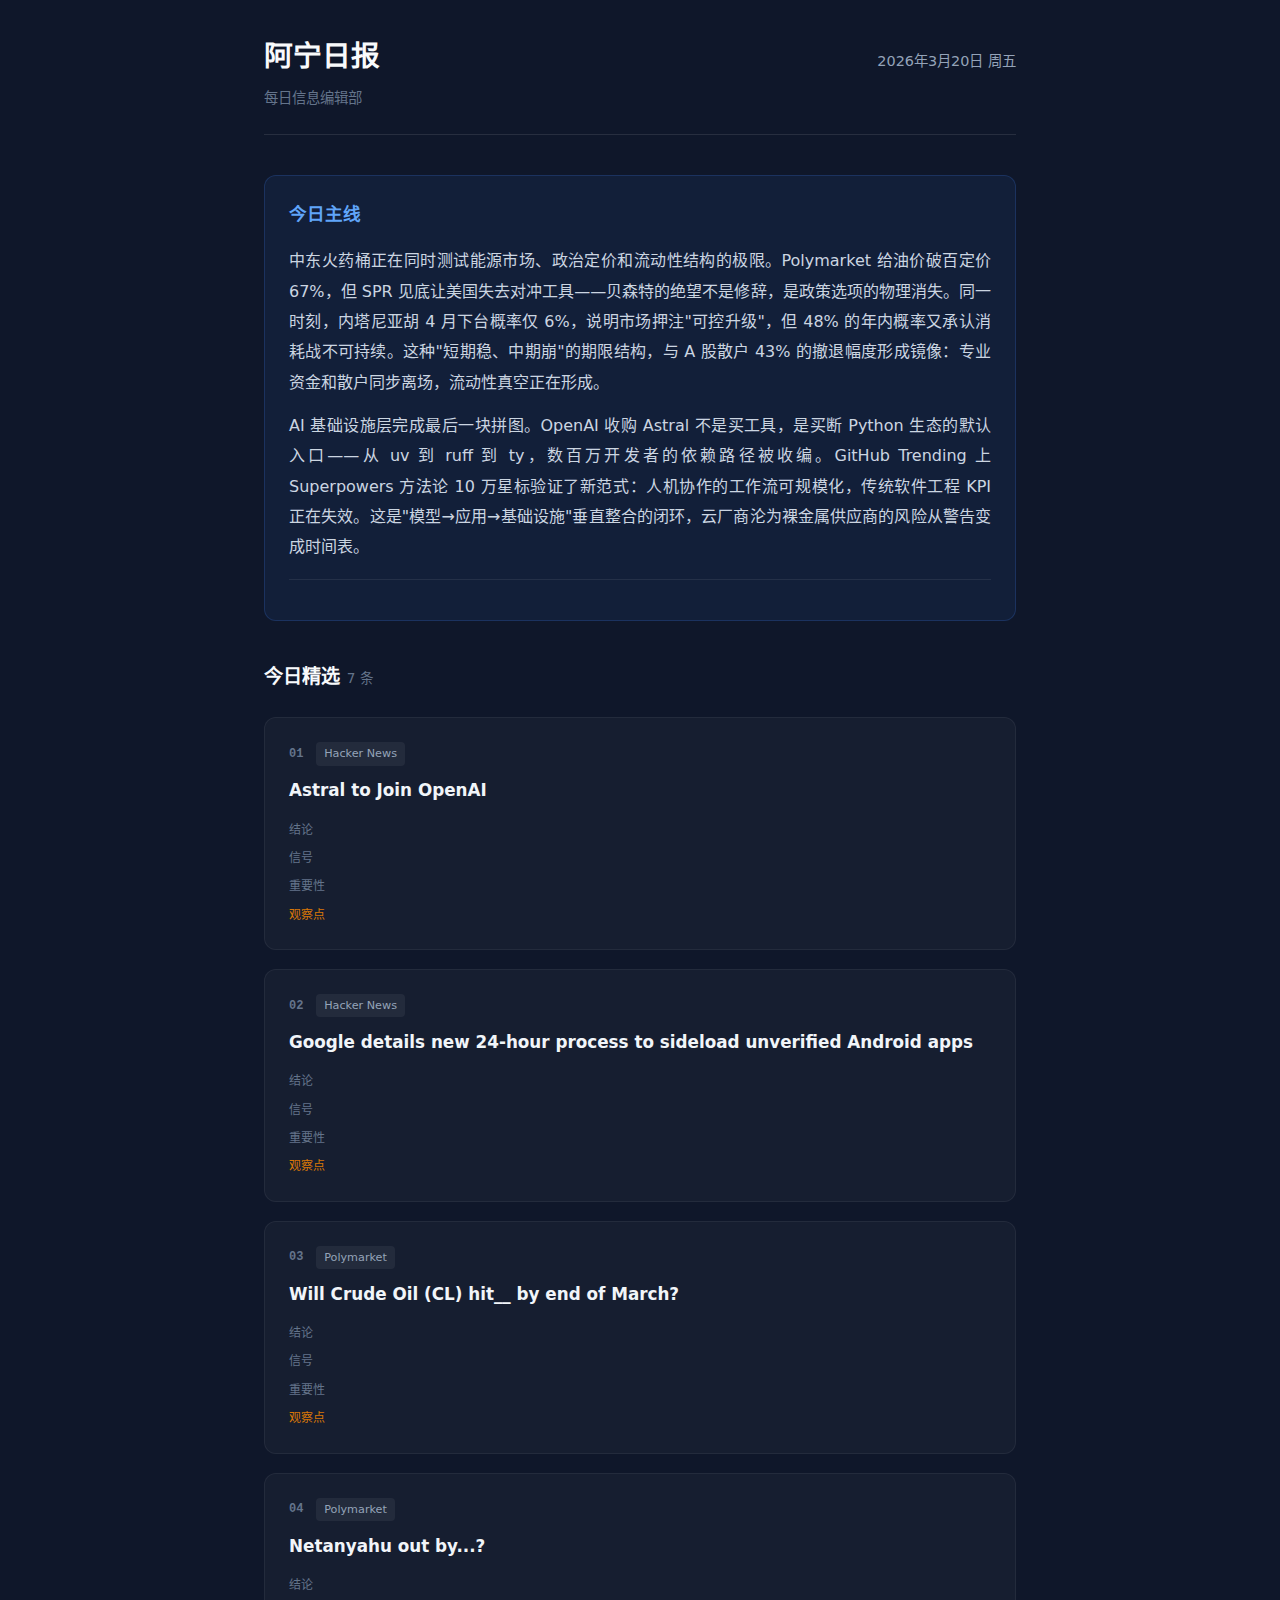
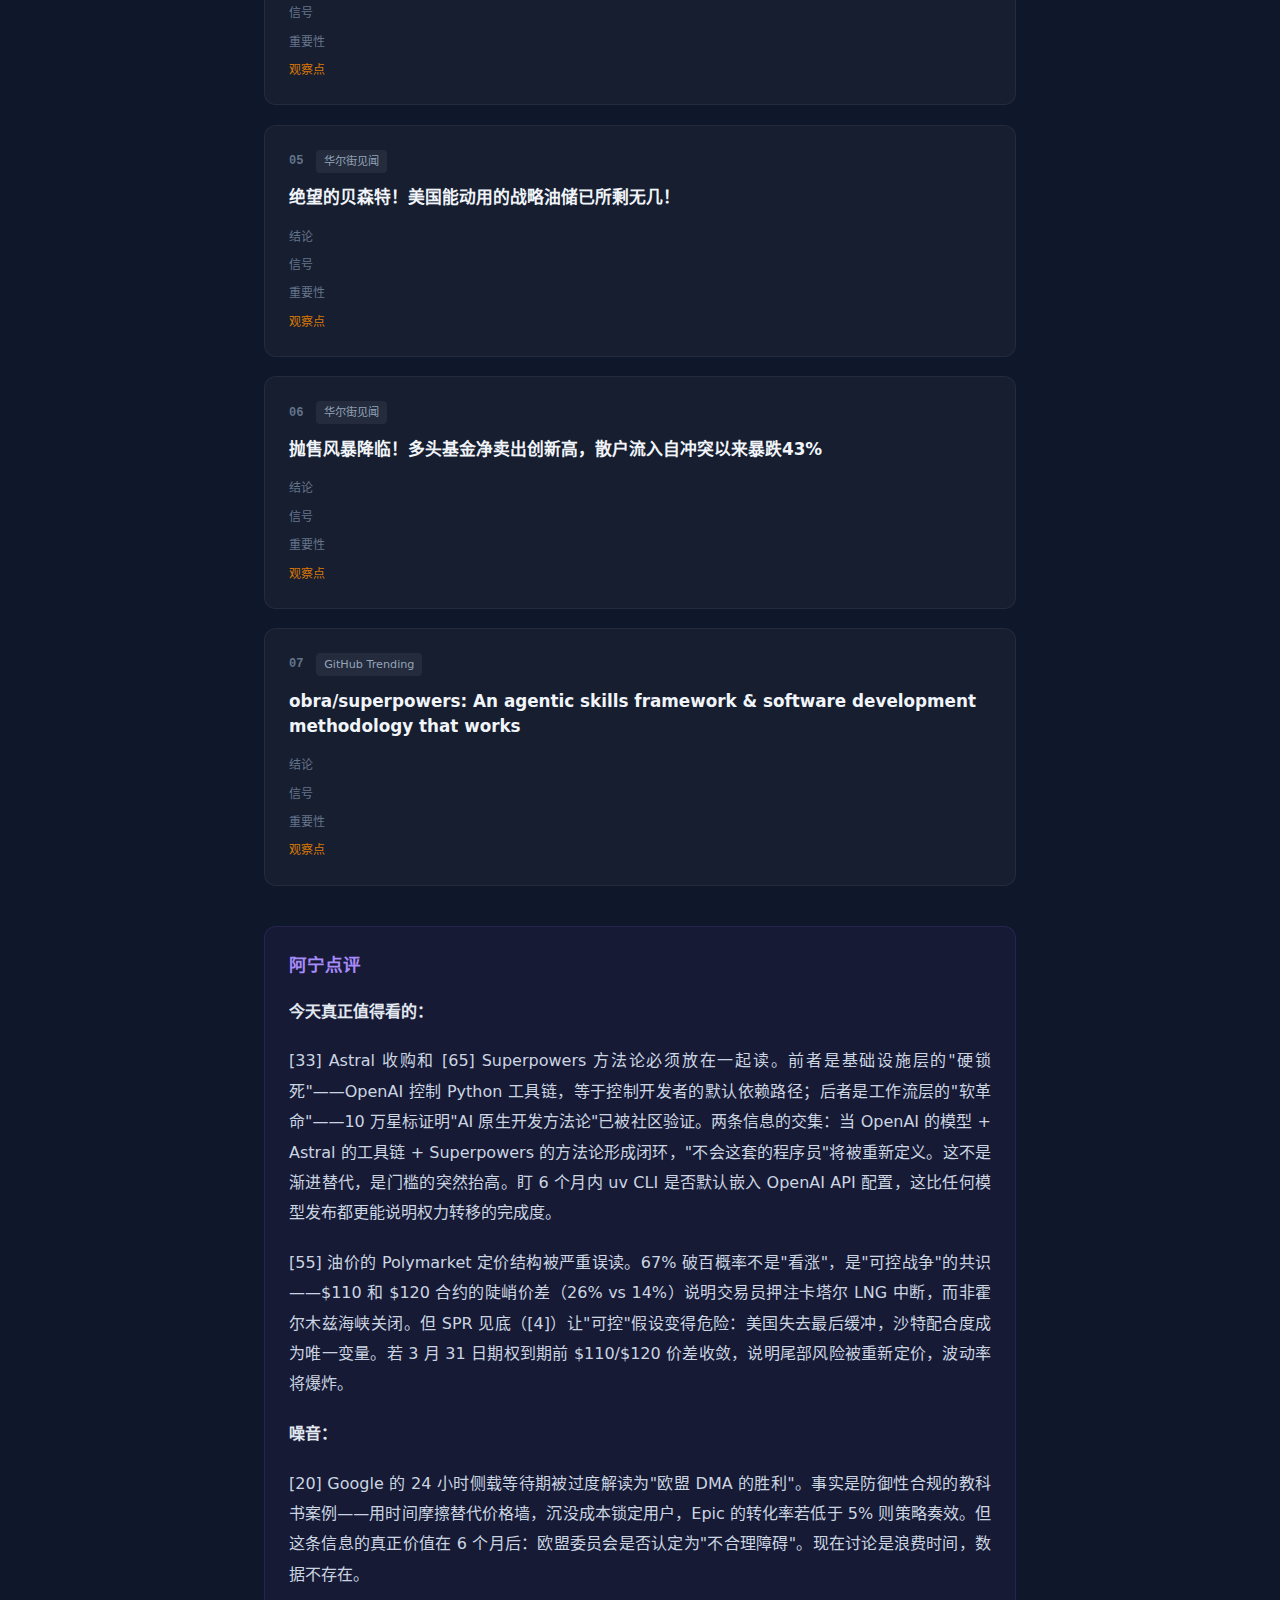
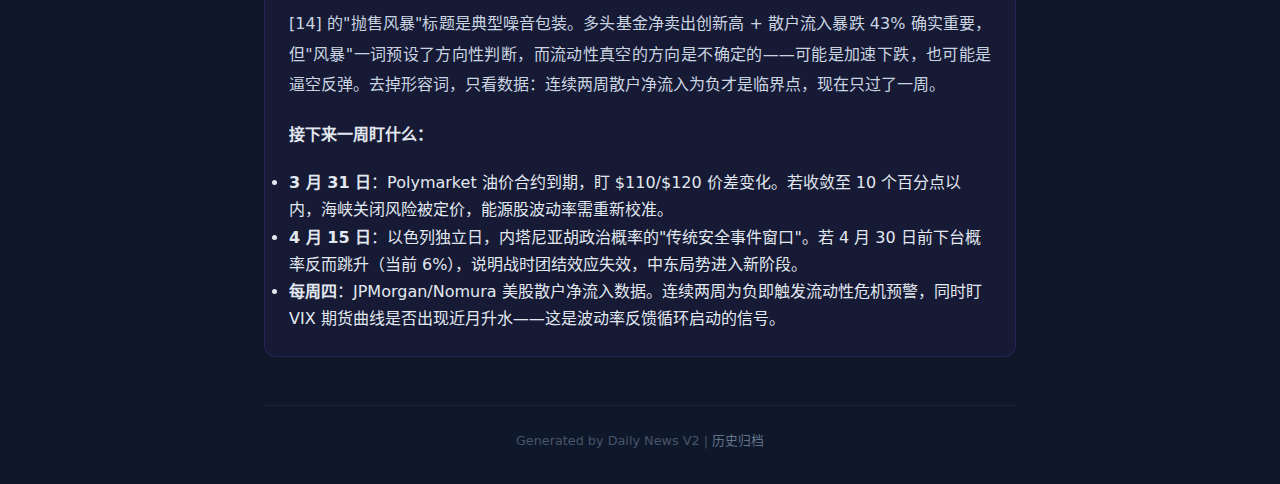
<file: 2026-03-20.html>
<!DOCTYPE html>
<html lang="zh-CN">
<head>
    <meta charset="UTF-8">
    <meta name="viewport" content="width=device-width, initial-scale=1.0">
    <title>2026-03-20 每日信息编辑部 - 阿宁日报</title>
    <style>
* { box-sizing: border-box; margin: 0; padding: 0; }
body {
    font-family: -apple-system, BlinkMacSystemFont, "Segoe UI", system-ui, sans-serif;
    background: #0f172a;
    color: #e2e8f0;
    line-height: 1.7;
}
.container {
    max-width: 800px;
    margin: 0 auto;
    padding: 2rem 1.5rem;
}

/* Header */
header {
    margin-bottom: 2.5rem;
    padding-bottom: 1.5rem;
    border-bottom: 1px solid rgba(255,255,255,0.1);
}
.header-top {
    display: flex;
    justify-content: space-between;
    align-items: baseline;
}
header h1 {
    font-size: 1.8rem;
    font-weight: 700;
    color: #f8fafc;
}
header time {
    font-size: 0.9rem;
    color: #94a3b8;
}
.tagline {
    font-size: 0.9rem;
    color: #64748b;
    margin-top: 0.3rem;
}

/* 今日主线 */
.main-theme {
    background: rgba(59, 130, 246, 0.08);
    border: 1px solid rgba(59, 130, 246, 0.2);
    border-radius: 12px;
    padding: 1.5rem;
    margin-bottom: 2.5rem;
}
.main-theme h2 {
    font-size: 1.1rem;
    color: #60a5fa;
    margin-bottom: 1rem;
    font-weight: 600;
}
.theme-content p {
    color: #cbd5e1;
    margin-bottom: 0.8rem;
    line-height: 1.9;
    text-align: justify;
}
.theme-content strong {
    color: #93c5fd;
    font-weight: 600;
}
hr {
    border: none;
    border-top: 1px solid rgba(255,255,255,0.08);
    margin: 1rem 0;
}

/* 条目 */
.items-section h2 {
    font-size: 1.2rem;
    color: #f8fafc;
    margin-bottom: 1.5rem;
}
.items-section .count {
    font-size: 0.85rem;
    color: #64748b;
    font-weight: 400;
}

.brief-item {
    background: rgba(255,255,255,0.03);
    border: 1px solid rgba(255,255,255,0.06);
    border-radius: 12px;
    padding: 1.5rem;
    margin-bottom: 1.2rem;
    transition: border-color 0.2s;
}
.brief-item:hover {
    border-color: rgba(59, 130, 246, 0.3);
}

.item-header {
    display: flex;
    align-items: center;
    gap: 0.8rem;
    margin-bottom: 0.8rem;
}
.item-number {
    font-size: 0.75rem;
    color: #64748b;
    font-weight: 600;
    font-family: monospace;
}
.source-badge {
    font-size: 0.7rem;
    padding: 2px 8px;
    border-radius: 4px;
    background: rgba(255,255,255,0.06);
    color: #94a3b8;
}

.item-title {
    font-size: 1.05rem;
    font-weight: 600;
    margin-bottom: 1rem;
    line-height: 1.5;
}
.item-title a {
    color: #f1f5f9;
    text-decoration: none;
}
.item-title a:hover {
    color: #60a5fa;
}
.item-title a:visited {
    color: #94a3b8;
}

.item-analysis {
    display: flex;
    flex-direction: column;
    gap: 0.5rem;
}
.analysis-row {
    display: flex;
    gap: 0.8rem;
    align-items: baseline;
}
.analysis-row .label {
    font-size: 0.75rem;
    color: #64748b;
    min-width: 3.5rem;
    font-weight: 500;
    flex-shrink: 0;
}
.analysis-row p {
    font-size: 0.9rem;
    color: #cbd5e1;
}
.analysis-row.watch .label {
    color: #d97706;
}
.analysis-row.watch p {
    color: #e5a23c;
}

/* 观察点回顾 */
.watchpoints {
    background: rgba(16, 185, 129, 0.06);
    border: 1px solid rgba(16, 185, 129, 0.15);
    border-radius: 12px;
    padding: 1.5rem;
    margin-bottom: 2.5rem;
}
.watchpoints h2 {
    font-size: 1.1rem;
    color: #10b981;
    margin-bottom: 1rem;
    font-weight: 600;
}
.watchpoints .count {
    font-size: 0.85rem;
    color: #64748b;
    font-weight: 400;
}
.wp-item {
    padding: 1rem;
    margin-bottom: 0.8rem;
    border-radius: 8px;
    background: rgba(255,255,255,0.03);
    border-left: 3px solid #64748b;
}
.wp-item.wp-verified { border-left-color: #10b981; }
.wp-item.wp-invalidated { border-left-color: #ef4444; }
.wp-item.wp-progress { border-left-color: #f59e0b; }
.wp-header {
    display: flex;
    justify-content: space-between;
    align-items: center;
    margin-bottom: 0.5rem;
}
.wp-status { font-size: 0.85rem; }
.wp-date { font-size: 0.75rem; color: #64748b; }
.wp-watch {
    font-size: 0.9rem;
    color: #94a3b8;
    margin-bottom: 0.4rem;
    font-style: italic;
}
.wp-review {
    font-size: 0.9rem;
    color: #e2e8f0;
}

/* 阿宁点评 */
.commentary {
    background: rgba(139, 92, 246, 0.06);
    border: 1px solid rgba(139, 92, 246, 0.15);
    border-radius: 12px;
    padding: 1.5rem;
    margin-top: 2.5rem;
}
.commentary h2 {
    font-size: 1.1rem;
    color: #a78bfa;
    margin-bottom: 1rem;
    font-weight: 600;
}
.commentary-content p {
    color: #cbd5e1;
    margin-bottom: 1.2rem;
    line-height: 1.9;
    text-align: justify;
}
.commentary-content h3,
.commentary-content h4 {
    color: #c4b5fd;
    margin: 1.5rem 0 0.6rem;
    font-size: 0.95rem;
}
.commentary-content strong {
    color: #e2e8f0;
    font-weight: 600;
}

/* 降级 */
.degraded {
    margin-top: 1.5rem;
}
.degraded-notice {
    background: rgba(245, 158, 11, 0.1);
    border: 1px solid rgba(245, 158, 11, 0.2);
    border-radius: 8px;
    padding: 0.8rem 1rem;
    color: #fbbf24;
    font-size: 0.85rem;
    margin-bottom: 1.5rem;
}
.degraded-content h3 {
    color: #f8fafc;
    margin: 1.5rem 0 0.8rem;
    font-size: 1rem;
}
.degraded-content h4 {
    color: #cbd5e1;
    margin: 1rem 0 0.5rem;
    font-size: 0.95rem;
}
.degraded-content li {
    margin: 0.3rem 0 0.3rem 1.5rem;
    color: #94a3b8;
    font-size: 0.9rem;
}
.degraded-content a {
    color: #60a5fa;
    text-decoration: none;
}
.degraded-content a:hover {
    text-decoration: underline;
}

/* Empty */
.empty {
    text-align: center;
    padding: 4rem 0;
    color: #64748b;
    font-size: 1.1rem;
}

/* Footer */
footer {
    text-align: center;
    margin-top: 3rem;
    padding-top: 1.5rem;
    border-top: 1px solid rgba(255,255,255,0.05);
    font-size: 0.8rem;
    color: #475569;
}
footer a { color: #64748b; text-decoration: none; }
footer a:hover { color: #94a3b8; }

/* 响应式 */
@media (max-width: 640px) {
    .container { padding: 1rem; }
    header h1 { font-size: 1.4rem; }
    .header-top { flex-direction: column; gap: 0.3rem; }
    .brief-item { padding: 1.2rem; }
    .item-title { font-size: 0.95rem; }
    .analysis-row { flex-direction: column; gap: 0.2rem; }
    .analysis-row .label { min-width: auto; }
}
</style>
</head>
<body>
    <div class="container">
        <header>
            <div class="header-top">
                <h1>阿宁日报</h1>
                <time>2026年3月20日 周五</time>
            </div>
            <p class="tagline">每日信息编辑部</p>
        </header>

        
            <section class="main-theme">
                <h2>今日主线</h2>
                <div class="theme-content"><p>中东火药桶正在同时测试能源市场、政治定价和流动性结构的极限。Polymarket 给油价破百定价 67%，但 SPR 见底让美国失去对冲工具——贝森特的绝望不是修辞，是政策选项的物理消失。同一时刻，内塔尼亚胡 4 月下台概率仅 6%，说明市场押注"可控升级"，但 48% 的年内概率又承认消耗战不可持续。这种"短期稳、中期崩"的期限结构，与 A 股散户 43% 的撤退幅度形成镜像：专业资金和散户同步离场，流动性真空正在形成。</p>
<p>AI 基础设施层完成最后一块拼图。OpenAI 收购 Astral 不是买工具，是买断 Python 生态的默认入口——从 uv 到 ruff 到 ty，数百万开发者的依赖路径被收编。GitHub Trending 上 Superpowers 方法论 10 万星标验证了新范式：人机协作的工作流可规模化，传统软件工程 KPI 正在失效。这是"模型→应用→基础设施"垂直整合的闭环，云厂商沦为裸金属供应商的风险从警告变成时间表。</p>
<hr></div>
            </section>
            

        

        <section class="items-section">
            <h2>今日精选 <span class="count">7 条</span></h2>
            
            <article class="brief-item">
                <div class="item-header">
                    <span class="item-number">01</span>
                    <span class="source-badge">Hacker News</span>
                </div>
                <h3 class="item-title"><a href="https://astral.sh/blog/openai" target="_blank">Astral to Join OpenAI</a></h3>
                <div class="item-analysis">
                    <div class="analysis-row">
                        <span class="label">结论</span>
                        <p></p>
                    </div>
                    <div class="analysis-row">
                        <span class="label">信号</span>
                        <p></p>
                    </div>
                    <div class="analysis-row">
                        <span class="label">重要性</span>
                        <p></p>
                    </div>
                    <div class="analysis-row watch">
                        <span class="label">观察点</span>
                        <p></p>
                    </div>
                </div>
            </article>
            
            <article class="brief-item">
                <div class="item-header">
                    <span class="item-number">02</span>
                    <span class="source-badge">Hacker News</span>
                </div>
                <h3 class="item-title"><a href="https://arstechnica.com/gadgets/2026/03/google-details-new-24-hour-process-to-sideload-unverified-android-apps/" target="_blank">Google details new 24-hour process to sideload unverified Android apps</a></h3>
                <div class="item-analysis">
                    <div class="analysis-row">
                        <span class="label">结论</span>
                        <p></p>
                    </div>
                    <div class="analysis-row">
                        <span class="label">信号</span>
                        <p></p>
                    </div>
                    <div class="analysis-row">
                        <span class="label">重要性</span>
                        <p></p>
                    </div>
                    <div class="analysis-row watch">
                        <span class="label">观察点</span>
                        <p></p>
                    </div>
                </div>
            </article>
            
            <article class="brief-item">
                <div class="item-header">
                    <span class="item-number">03</span>
                    <span class="source-badge">Polymarket</span>
                </div>
                <h3 class="item-title"><a href="https://polymarket.com/event/will-crude-oil-cl-hit-by-end-of-march" target="_blank">Will Crude Oil (CL) hit__ by end of March?</a></h3>
                <div class="item-analysis">
                    <div class="analysis-row">
                        <span class="label">结论</span>
                        <p></p>
                    </div>
                    <div class="analysis-row">
                        <span class="label">信号</span>
                        <p></p>
                    </div>
                    <div class="analysis-row">
                        <span class="label">重要性</span>
                        <p></p>
                    </div>
                    <div class="analysis-row watch">
                        <span class="label">观察点</span>
                        <p></p>
                    </div>
                </div>
            </article>
            
            <article class="brief-item">
                <div class="item-header">
                    <span class="item-number">04</span>
                    <span class="source-badge">Polymarket</span>
                </div>
                <h3 class="item-title"><a href="https://polymarket.com/event/netanyahu-out-before-2027" target="_blank">Netanyahu out by...?</a></h3>
                <div class="item-analysis">
                    <div class="analysis-row">
                        <span class="label">结论</span>
                        <p></p>
                    </div>
                    <div class="analysis-row">
                        <span class="label">信号</span>
                        <p></p>
                    </div>
                    <div class="analysis-row">
                        <span class="label">重要性</span>
                        <p></p>
                    </div>
                    <div class="analysis-row watch">
                        <span class="label">观察点</span>
                        <p></p>
                    </div>
                </div>
            </article>
            
            <article class="brief-item">
                <div class="item-header">
                    <span class="item-number">05</span>
                    <span class="source-badge">华尔街见闻</span>
                </div>
                <h3 class="item-title"><a href="https://wallstreetcn.com/articles/3767998" target="_blank">绝望的贝森特！美国能动用的战略油储已所剩无几！</a></h3>
                <div class="item-analysis">
                    <div class="analysis-row">
                        <span class="label">结论</span>
                        <p></p>
                    </div>
                    <div class="analysis-row">
                        <span class="label">信号</span>
                        <p></p>
                    </div>
                    <div class="analysis-row">
                        <span class="label">重要性</span>
                        <p></p>
                    </div>
                    <div class="analysis-row watch">
                        <span class="label">观察点</span>
                        <p></p>
                    </div>
                </div>
            </article>
            
            <article class="brief-item">
                <div class="item-header">
                    <span class="item-number">06</span>
                    <span class="source-badge">华尔街见闻</span>
                </div>
                <h3 class="item-title"><a href="https://wallstreetcn.com/articles/3767996" target="_blank">抛售风暴降临！多头基金净卖出创新高，散户流入自冲突以来暴跌43%</a></h3>
                <div class="item-analysis">
                    <div class="analysis-row">
                        <span class="label">结论</span>
                        <p></p>
                    </div>
                    <div class="analysis-row">
                        <span class="label">信号</span>
                        <p></p>
                    </div>
                    <div class="analysis-row">
                        <span class="label">重要性</span>
                        <p></p>
                    </div>
                    <div class="analysis-row watch">
                        <span class="label">观察点</span>
                        <p></p>
                    </div>
                </div>
            </article>
            
            <article class="brief-item">
                <div class="item-header">
                    <span class="item-number">07</span>
                    <span class="source-badge">GitHub Trending</span>
                </div>
                <h3 class="item-title"><a href="https://github.com/obra/superpowers" target="_blank">obra/superpowers: An agentic skills framework & software development methodology that works</a></h3>
                <div class="item-analysis">
                    <div class="analysis-row">
                        <span class="label">结论</span>
                        <p></p>
                    </div>
                    <div class="analysis-row">
                        <span class="label">信号</span>
                        <p></p>
                    </div>
                    <div class="analysis-row">
                        <span class="label">重要性</span>
                        <p></p>
                    </div>
                    <div class="analysis-row watch">
                        <span class="label">观察点</span>
                        <p></p>
                    </div>
                </div>
            </article>
            
        </section>

        
        
            <section class="commentary">
                <h2>阿宁点评</h2>
                <div class="commentary-content"><p><strong>今天真正值得看的：</strong></p>
<p>[33] Astral 收购和 [65] Superpowers 方法论必须放在一起读。前者是基础设施层的"硬锁死"——OpenAI 控制 Python 工具链，等于控制开发者的默认依赖路径；后者是工作流层的"软革命"——10 万星标证明"AI 原生开发方法论"已被社区验证。两条信息的交集：当 OpenAI 的模型 + Astral 的工具链 + Superpowers 的方法论形成闭环，"不会这套的程序员"将被重新定义。这不是渐进替代，是门槛的突然抬高。盯 6 个月内 uv CLI 是否默认嵌入 OpenAI API 配置，这比任何模型发布都更能说明权力转移的完成度。</p>
<p>[55] 油价的 Polymarket 定价结构被严重误读。67% 破百概率不是"看涨"，是"可控战争"的共识——$110 和 $120 合约的陡峭价差（26% vs 14%）说明交易员押注卡塔尔 LNG 中断，而非霍尔木兹海峡关闭。但 SPR 见底（[4]）让"可控"假设变得危险：美国失去最后缓冲，沙特配合度成为唯一变量。若 3 月 31 日期权到期前 $110/$120 价差收敛，说明尾部风险被重新定价，波动率将爆炸。</p>
<p><strong>噪音：</strong></p>
<p>[20] Google 的 24 小时侧载等待期被过度解读为"欧盟 DMA 的胜利"。事实是防御性合规的教科书案例——用时间摩擦替代价格墙，沉没成本锁定用户，Epic 的转化率若低于 5% 则策略奏效。但这条信息的真正价值在 6 个月后：欧盟委员会是否认定为"不合理障碍"。现在讨论是浪费时间，数据不存在。</p>
<p>[14] 的"抛售风暴"标题是典型噪音包装。多头基金净卖出创新高 + 散户流入暴跌 43% 确实重要，但"风暴"一词预设了方向性判断，而流动性真空的方向是不确定的——可能是加速下跌，也可能是逼空反弹。去掉形容词，只看数据：连续两周散户净流入为负才是临界点，现在只过了一周。</p>
<p><strong>接下来一周盯什么：</strong></p>
<li><strong>3 月 31 日</strong>：Polymarket 油价合约到期，盯 $110/$120 价差变化。若收敛至 10 个百分点以内，海峡关闭风险被定价，能源股波动率需重新校准。</li>
<li><strong>4 月 15 日</strong>：以色列独立日，内塔尼亚胡政治概率的"传统安全事件窗口"。若 4 月 30 日前下台概率反而跳升（当前 6%），说明战时团结效应失效，中东局势进入新阶段。</li>
<li><strong>每周四</strong>：JPMorgan/Nomura 美股散户净流入数据。连续两周为负即触发流动性危机预警，同时盯 VIX 期货曲线是否出现近月升水——这是波动率反馈循环启动的信号。</li></div>
            </section>
            

        <footer>
            <p>Generated by Daily News V2 | <a href="history.html">历史归档</a></p>
        </footer>
    </div>
</body>
</html>
</file>
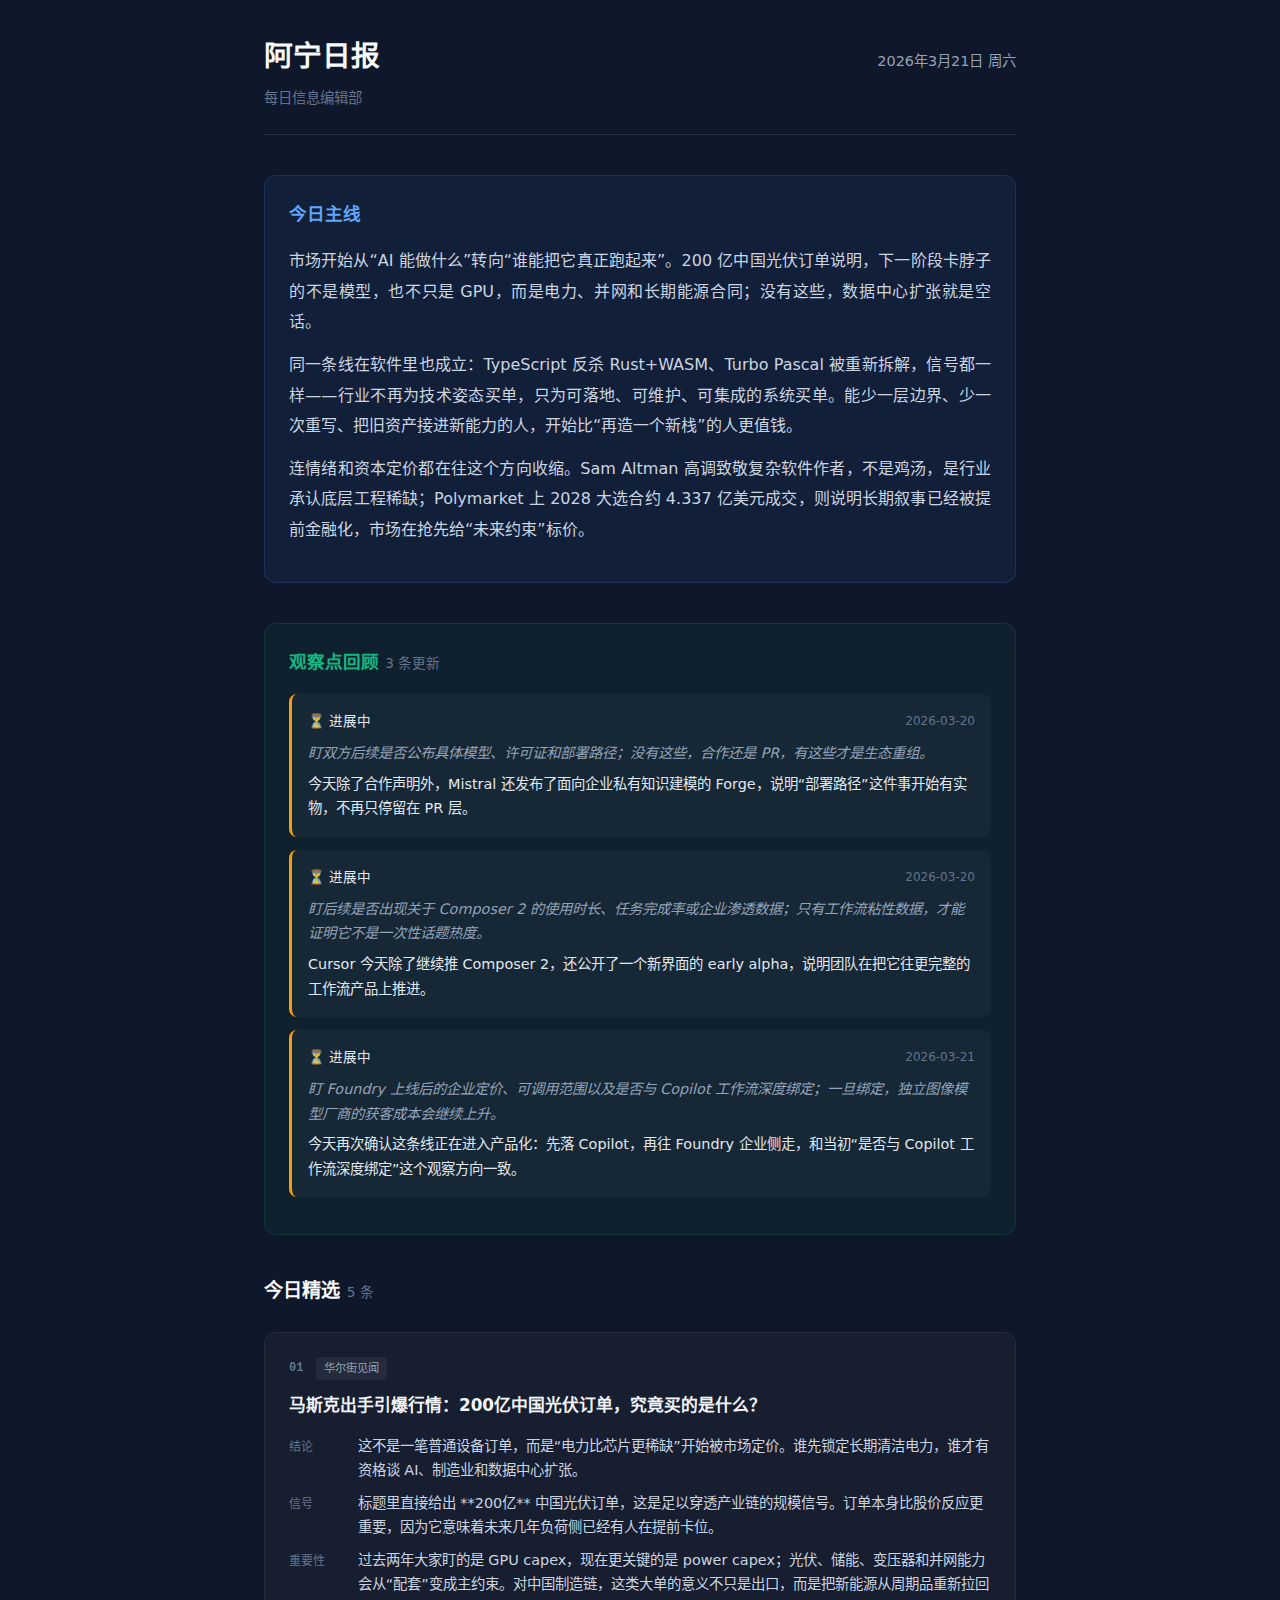
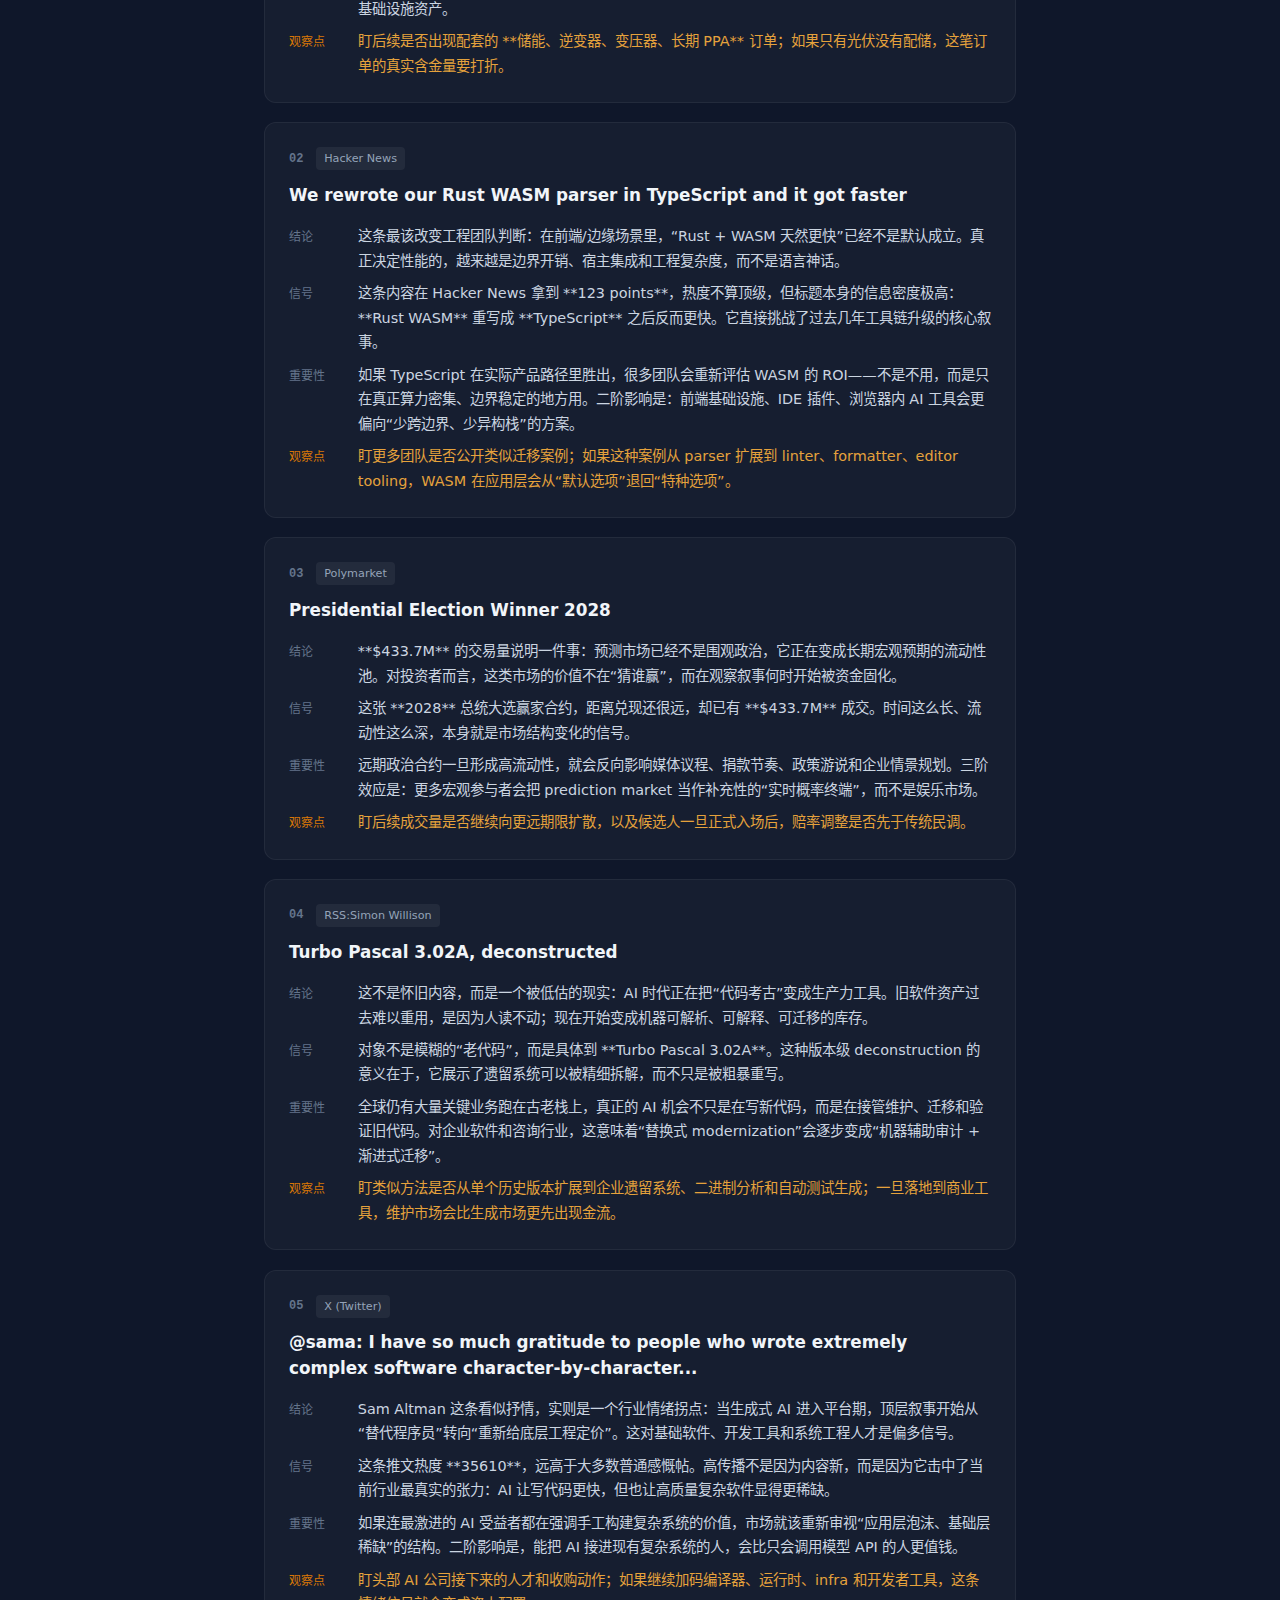
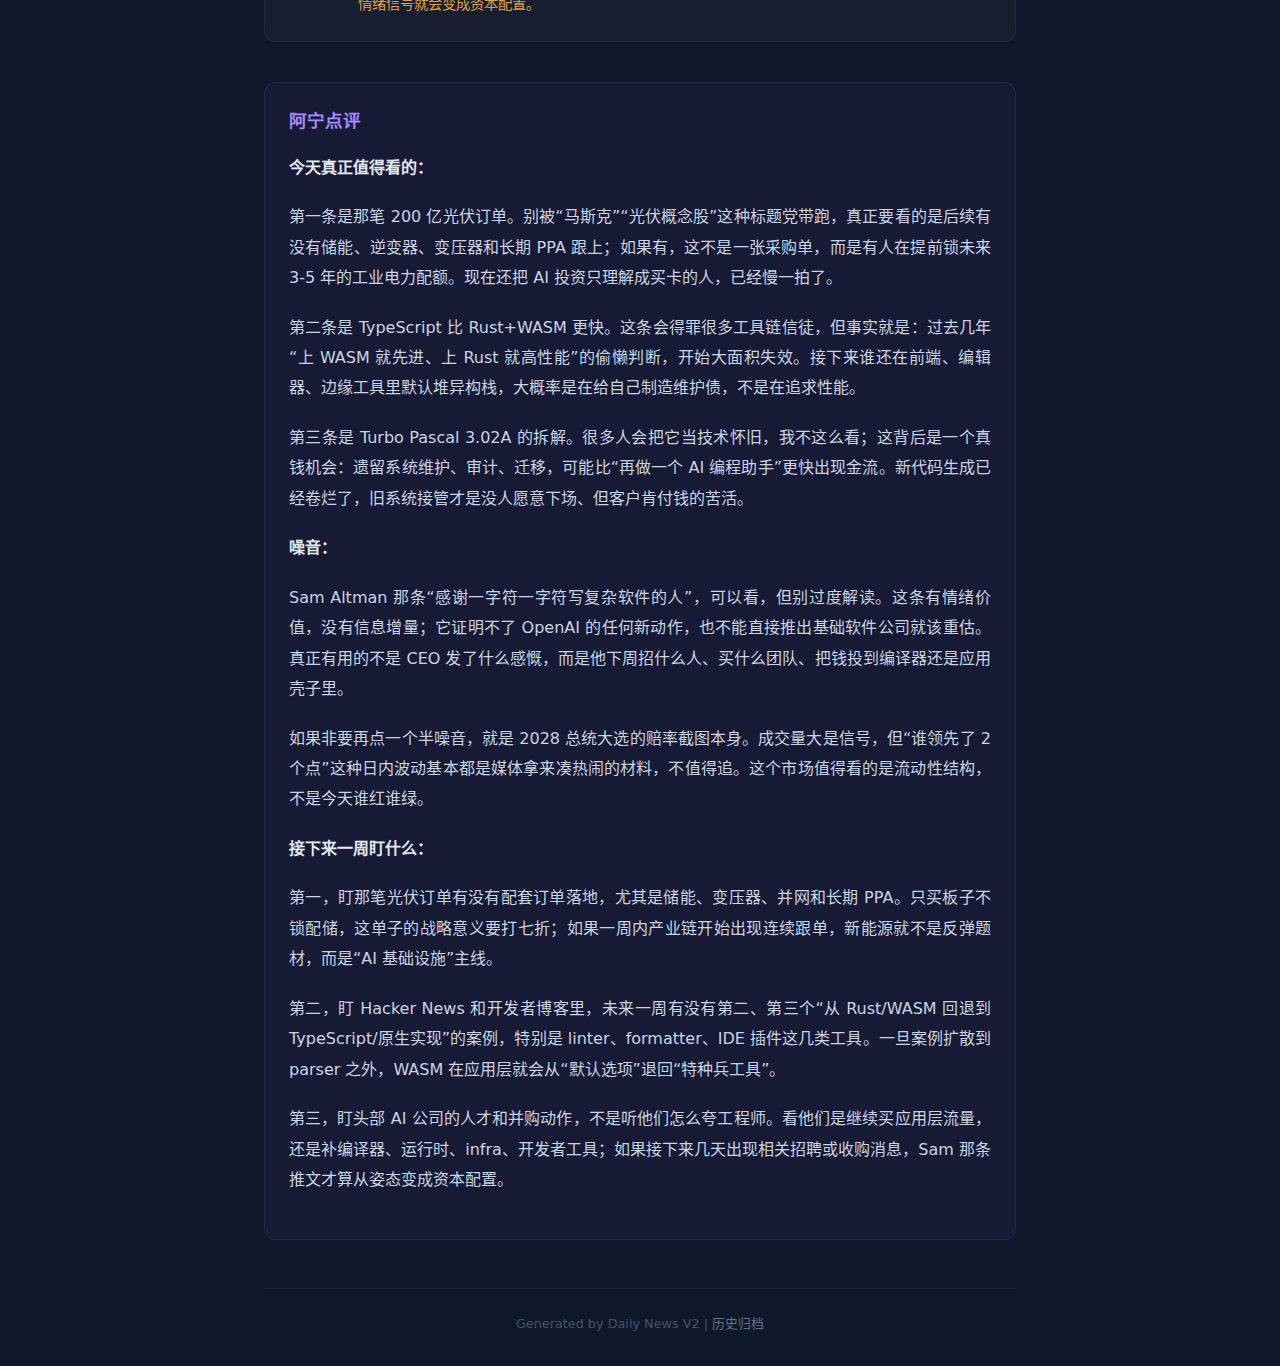
<file: 2026-03-21.html>
<!DOCTYPE html>
<html lang="zh-CN">
<head>
    <meta charset="UTF-8">
    <meta name="viewport" content="width=device-width, initial-scale=1.0">
    <title>2026-03-21 每日信息编辑部 - 阿宁日报</title>
    <style>
* { box-sizing: border-box; margin: 0; padding: 0; }
body {
    font-family: -apple-system, BlinkMacSystemFont, "Segoe UI", system-ui, sans-serif;
    background: #0f172a;
    color: #e2e8f0;
    line-height: 1.7;
}
.container {
    max-width: 800px;
    margin: 0 auto;
    padding: 2rem 1.5rem;
}

/* Header */
header {
    margin-bottom: 2.5rem;
    padding-bottom: 1.5rem;
    border-bottom: 1px solid rgba(255,255,255,0.1);
}
.header-top {
    display: flex;
    justify-content: space-between;
    align-items: baseline;
}
header h1 {
    font-size: 1.8rem;
    font-weight: 700;
    color: #f8fafc;
}
header time {
    font-size: 0.9rem;
    color: #94a3b8;
}
.tagline {
    font-size: 0.9rem;
    color: #64748b;
    margin-top: 0.3rem;
}

/* 今日主线 */
.main-theme {
    background: rgba(59, 130, 246, 0.08);
    border: 1px solid rgba(59, 130, 246, 0.2);
    border-radius: 12px;
    padding: 1.5rem;
    margin-bottom: 2.5rem;
}
.main-theme h2 {
    font-size: 1.1rem;
    color: #60a5fa;
    margin-bottom: 1rem;
    font-weight: 600;
}
.theme-content p {
    color: #cbd5e1;
    margin-bottom: 0.8rem;
    line-height: 1.9;
    text-align: justify;
}
.theme-content strong {
    color: #93c5fd;
    font-weight: 600;
}
hr {
    border: none;
    border-top: 1px solid rgba(255,255,255,0.08);
    margin: 1rem 0;
}

/* 条目 */
.items-section h2 {
    font-size: 1.2rem;
    color: #f8fafc;
    margin-bottom: 1.5rem;
}
.items-section .count {
    font-size: 0.85rem;
    color: #64748b;
    font-weight: 400;
}

.brief-item {
    background: rgba(255,255,255,0.03);
    border: 1px solid rgba(255,255,255,0.06);
    border-radius: 12px;
    padding: 1.5rem;
    margin-bottom: 1.2rem;
    transition: border-color 0.2s;
}
.brief-item:hover {
    border-color: rgba(59, 130, 246, 0.3);
}

.item-header {
    display: flex;
    align-items: center;
    gap: 0.8rem;
    margin-bottom: 0.8rem;
}
.item-number {
    font-size: 0.75rem;
    color: #64748b;
    font-weight: 600;
    font-family: monospace;
}
.source-badge {
    font-size: 0.7rem;
    padding: 2px 8px;
    border-radius: 4px;
    background: rgba(255,255,255,0.06);
    color: #94a3b8;
}

.item-title {
    font-size: 1.05rem;
    font-weight: 600;
    margin-bottom: 1rem;
    line-height: 1.5;
}
.item-title a {
    color: #f1f5f9;
    text-decoration: none;
}
.item-title a:hover {
    color: #60a5fa;
}
.item-title a:visited {
    color: #94a3b8;
}

.item-analysis {
    display: flex;
    flex-direction: column;
    gap: 0.5rem;
}
.analysis-row {
    display: flex;
    gap: 0.8rem;
    align-items: baseline;
}
.analysis-row .label {
    font-size: 0.75rem;
    color: #64748b;
    min-width: 3.5rem;
    font-weight: 500;
    flex-shrink: 0;
}
.analysis-row p {
    font-size: 0.9rem;
    color: #cbd5e1;
}
.analysis-row.watch .label {
    color: #d97706;
}
.analysis-row.watch p {
    color: #e5a23c;
}

/* 观察点回顾 */
.watchpoints {
    background: rgba(16, 185, 129, 0.06);
    border: 1px solid rgba(16, 185, 129, 0.15);
    border-radius: 12px;
    padding: 1.5rem;
    margin-bottom: 2.5rem;
}
.watchpoints h2 {
    font-size: 1.1rem;
    color: #10b981;
    margin-bottom: 1rem;
    font-weight: 600;
}
.watchpoints .count {
    font-size: 0.85rem;
    color: #64748b;
    font-weight: 400;
}
.wp-item {
    padding: 1rem;
    margin-bottom: 0.8rem;
    border-radius: 8px;
    background: rgba(255,255,255,0.03);
    border-left: 3px solid #64748b;
}
.wp-item.wp-verified { border-left-color: #10b981; }
.wp-item.wp-invalidated { border-left-color: #ef4444; }
.wp-item.wp-progress { border-left-color: #f59e0b; }
.wp-header {
    display: flex;
    justify-content: space-between;
    align-items: center;
    margin-bottom: 0.5rem;
}
.wp-status { font-size: 0.85rem; }
.wp-date { font-size: 0.75rem; color: #64748b; }
.wp-watch {
    font-size: 0.9rem;
    color: #94a3b8;
    margin-bottom: 0.4rem;
    font-style: italic;
}
.wp-review {
    font-size: 0.9rem;
    color: #e2e8f0;
}

/* 阿宁点评 */
.commentary {
    background: rgba(139, 92, 246, 0.06);
    border: 1px solid rgba(139, 92, 246, 0.15);
    border-radius: 12px;
    padding: 1.5rem;
    margin-top: 2.5rem;
}
.commentary h2 {
    font-size: 1.1rem;
    color: #a78bfa;
    margin-bottom: 1rem;
    font-weight: 600;
}
.commentary-content p {
    color: #cbd5e1;
    margin-bottom: 1.2rem;
    line-height: 1.9;
    text-align: justify;
}
.commentary-content h3,
.commentary-content h4 {
    color: #c4b5fd;
    margin: 1.5rem 0 0.6rem;
    font-size: 0.95rem;
}
.commentary-content strong {
    color: #e2e8f0;
    font-weight: 600;
}

/* 降级 */
.degraded {
    margin-top: 1.5rem;
}
.degraded-notice {
    background: rgba(245, 158, 11, 0.1);
    border: 1px solid rgba(245, 158, 11, 0.2);
    border-radius: 8px;
    padding: 0.8rem 1rem;
    color: #fbbf24;
    font-size: 0.85rem;
    margin-bottom: 1.5rem;
}
.degraded-content h3 {
    color: #f8fafc;
    margin: 1.5rem 0 0.8rem;
    font-size: 1rem;
}
.degraded-content h4 {
    color: #cbd5e1;
    margin: 1rem 0 0.5rem;
    font-size: 0.95rem;
}
.degraded-content li {
    margin: 0.3rem 0 0.3rem 1.5rem;
    color: #94a3b8;
    font-size: 0.9rem;
}
.degraded-content a {
    color: #60a5fa;
    text-decoration: none;
}
.degraded-content a:hover {
    text-decoration: underline;
}

/* Empty */
.empty {
    text-align: center;
    padding: 4rem 0;
    color: #64748b;
    font-size: 1.1rem;
}

/* Footer */
footer {
    text-align: center;
    margin-top: 3rem;
    padding-top: 1.5rem;
    border-top: 1px solid rgba(255,255,255,0.05);
    font-size: 0.8rem;
    color: #475569;
}
footer a { color: #64748b; text-decoration: none; }
footer a:hover { color: #94a3b8; }

/* 响应式 */
@media (max-width: 640px) {
    .container { padding: 1rem; }
    header h1 { font-size: 1.4rem; }
    .header-top { flex-direction: column; gap: 0.3rem; }
    .brief-item { padding: 1.2rem; }
    .item-title { font-size: 0.95rem; }
    .analysis-row { flex-direction: column; gap: 0.2rem; }
    .analysis-row .label { min-width: auto; }
}
</style>
</head>
<body>
    <div class="container">
        <header>
            <div class="header-top">
                <h1>阿宁日报</h1>
                <time>2026年3月21日 周六</time>
            </div>
            <p class="tagline">每日信息编辑部</p>
        </header>

        
            <section class="main-theme">
                <h2>今日主线</h2>
                <div class="theme-content"><p>市场开始从“AI 能做什么”转向“谁能把它真正跑起来”。200 亿中国光伏订单说明，下一阶段卡脖子的不是模型，也不只是 GPU，而是电力、并网和长期能源合同；没有这些，数据中心扩张就是空话。</p>
<p>同一条线在软件里也成立：TypeScript 反杀 Rust+WASM、Turbo Pascal 被重新拆解，信号都一样——行业不再为技术姿态买单，只为可落地、可维护、可集成的系统买单。能少一层边界、少一次重写、把旧资产接进新能力的人，开始比“再造一个新栈”的人更值钱。</p>
<p>连情绪和资本定价都在往这个方向收缩。Sam Altman 高调致敬复杂软件作者，不是鸡汤，是行业承认底层工程稀缺；Polymarket 上 2028 大选合约 4.337 亿美元成交，则说明长期叙事已经被提前金融化，市场在抢先给“未来约束”标价。</p></div>
            </section>
            

        
            <section class="watchpoints">
                <h2>观察点回顾 <span class="count">3 条更新</span></h2>
                
                <div class="wp-item wp-progress">
                    <div class="wp-header">
                        <span class="wp-status">⏳ 进展中</span>
                        <span class="wp-date">2026-03-20</span>
                    </div>
                    <p class="wp-watch">盯双方后续是否公布具体模型、许可证和部署路径；没有这些，合作还是 PR，有这些才是生态重组。</p>
                    <p class="wp-review">今天除了合作声明外，Mistral 还发布了面向企业私有知识建模的 Forge，说明“部署路径”这件事开始有实物，不再只停留在 PR 层。</p>
                </div>
                
                <div class="wp-item wp-progress">
                    <div class="wp-header">
                        <span class="wp-status">⏳ 进展中</span>
                        <span class="wp-date">2026-03-20</span>
                    </div>
                    <p class="wp-watch">盯后续是否出现关于 Composer 2 的使用时长、任务完成率或企业渗透数据；只有工作流粘性数据，才能证明它不是一次性话题热度。</p>
                    <p class="wp-review">Cursor 今天除了继续推 Composer 2，还公开了一个新界面的 early alpha，说明团队在把它往更完整的工作流产品上推进。</p>
                </div>
                
                <div class="wp-item wp-progress">
                    <div class="wp-header">
                        <span class="wp-status">⏳ 进展中</span>
                        <span class="wp-date">2026-03-21</span>
                    </div>
                    <p class="wp-watch">盯 Foundry 上线后的企业定价、可调用范围以及是否与 Copilot 工作流深度绑定；一旦绑定，独立图像模型厂商的获客成本会继续上升。</p>
                    <p class="wp-review">今天再次确认这条线正在进入产品化：先落 Copilot，再往 Foundry 企业侧走，和当初“是否与 Copilot 工作流深度绑定”这个观察方向一致。</p>
                </div>
                
            </section>
            

        <section class="items-section">
            <h2>今日精选 <span class="count">5 条</span></h2>
            
            <article class="brief-item">
                <div class="item-header">
                    <span class="item-number">01</span>
                    <span class="source-badge">华尔街见闻</span>
                </div>
                <h3 class="item-title"><a href="https://wallstreetcn.com/articles/3768044" target="_blank">马斯克出手引爆行情：200亿中国光伏订单，究竟买的是什么？</a></h3>
                <div class="item-analysis">
                    <div class="analysis-row">
                        <span class="label">结论</span>
                        <p>这不是一笔普通设备订单，而是“电力比芯片更稀缺”开始被市场定价。谁先锁定长期清洁电力，谁才有资格谈 AI、制造业和数据中心扩张。</p>
                    </div>
                    <div class="analysis-row">
                        <span class="label">信号</span>
                        <p>标题里直接给出 **200亿** 中国光伏订单，这是足以穿透产业链的规模信号。订单本身比股价反应更重要，因为它意味着未来几年负荷侧已经有人在提前卡位。</p>
                    </div>
                    <div class="analysis-row">
                        <span class="label">重要性</span>
                        <p>过去两年大家盯的是 GPU capex，现在更关键的是 power capex；光伏、储能、变压器和并网能力会从“配套”变成主约束。对中国制造链，这类大单的意义不只是出口，而是把新能源从周期品重新拉回基础设施资产。</p>
                    </div>
                    <div class="analysis-row watch">
                        <span class="label">观察点</span>
                        <p>盯后续是否出现配套的 **储能、逆变器、变压器、长期 PPA** 订单；如果只有光伏没有配储，这笔订单的真实含金量要打折。</p>
                    </div>
                </div>
            </article>
            
            <article class="brief-item">
                <div class="item-header">
                    <span class="item-number">02</span>
                    <span class="source-badge">Hacker News</span>
                </div>
                <h3 class="item-title"><a href="https://www.openui.com/blog/rust-wasm-parser" target="_blank">We rewrote our Rust WASM parser in TypeScript and it got faster</a></h3>
                <div class="item-analysis">
                    <div class="analysis-row">
                        <span class="label">结论</span>
                        <p>这条最该改变工程团队判断：在前端/边缘场景里，“Rust + WASM 天然更快”已经不是默认成立。真正决定性能的，越来越是边界开销、宿主集成和工程复杂度，而不是语言神话。</p>
                    </div>
                    <div class="analysis-row">
                        <span class="label">信号</span>
                        <p>这条内容在 Hacker News 拿到 **123 points**，热度不算顶级，但标题本身的信息密度极高：**Rust WASM** 重写成 **TypeScript** 之后反而更快。它直接挑战了过去几年工具链升级的核心叙事。</p>
                    </div>
                    <div class="analysis-row">
                        <span class="label">重要性</span>
                        <p>如果 TypeScript 在实际产品路径里胜出，很多团队会重新评估 WASM 的 ROI——不是不用，而是只在真正算力密集、边界稳定的地方用。二阶影响是：前端基础设施、IDE 插件、浏览器内 AI 工具会更偏向“少跨边界、少异构栈”的方案。</p>
                    </div>
                    <div class="analysis-row watch">
                        <span class="label">观察点</span>
                        <p>盯更多团队是否公开类似迁移案例；如果这种案例从 parser 扩展到 linter、formatter、editor tooling，WASM 在应用层会从“默认选项”退回“特种选项”。</p>
                    </div>
                </div>
            </article>
            
            <article class="brief-item">
                <div class="item-header">
                    <span class="item-number">03</span>
                    <span class="source-badge">Polymarket</span>
                </div>
                <h3 class="item-title"><a href="https://polymarket.com/event/presidential-election-winner-2028" target="_blank">Presidential Election Winner 2028</a></h3>
                <div class="item-analysis">
                    <div class="analysis-row">
                        <span class="label">结论</span>
                        <p>**$433.7M** 的交易量说明一件事：预测市场已经不是围观政治，它正在变成长期宏观预期的流动性池。对投资者而言，这类市场的价值不在“猜谁赢”，而在观察叙事何时开始被资金固化。</p>
                    </div>
                    <div class="analysis-row">
                        <span class="label">信号</span>
                        <p>这张 **2028** 总统大选赢家合约，距离兑现还很远，却已有 **$433.7M** 成交。时间这么长、流动性这么深，本身就是市场结构变化的信号。</p>
                    </div>
                    <div class="analysis-row">
                        <span class="label">重要性</span>
                        <p>远期政治合约一旦形成高流动性，就会反向影响媒体议程、捐款节奏、政策游说和企业情景规划。三阶效应是：更多宏观参与者会把 prediction market 当作补充性的“实时概率终端”，而不是娱乐市场。</p>
                    </div>
                    <div class="analysis-row watch">
                        <span class="label">观察点</span>
                        <p>盯后续成交量是否继续向更远期限扩散，以及候选人一旦正式入场后，赔率调整是否先于传统民调。</p>
                    </div>
                </div>
            </article>
            
            <article class="brief-item">
                <div class="item-header">
                    <span class="item-number">04</span>
                    <span class="source-badge">RSS:Simon Willison</span>
                </div>
                <h3 class="item-title"><a href="https://simonwillison.net/2026/Mar/20/turbo-pascal/#atom-everything" target="_blank">Turbo Pascal 3.02A, deconstructed</a></h3>
                <div class="item-analysis">
                    <div class="analysis-row">
                        <span class="label">结论</span>
                        <p>这不是怀旧内容，而是一个被低估的现实：AI 时代正在把“代码考古”变成生产力工具。旧软件资产过去难以重用，是因为人读不动；现在开始变成机器可解析、可解释、可迁移的库存。</p>
                    </div>
                    <div class="analysis-row">
                        <span class="label">信号</span>
                        <p>对象不是模糊的“老代码”，而是具体到 **Turbo Pascal 3.02A**。这种版本级 deconstruction 的意义在于，它展示了遗留系统可以被精细拆解，而不只是被粗暴重写。</p>
                    </div>
                    <div class="analysis-row">
                        <span class="label">重要性</span>
                        <p>全球仍有大量关键业务跑在古老栈上，真正的 AI 机会不只是在写新代码，而是在接管维护、迁移和验证旧代码。对企业软件和咨询行业，这意味着“替换式 modernization”会逐步变成“机器辅助审计 + 渐进式迁移”。</p>
                    </div>
                    <div class="analysis-row watch">
                        <span class="label">观察点</span>
                        <p>盯类似方法是否从单个历史版本扩展到企业遗留系统、二进制分析和自动测试生成；一旦落地到商业工具，维护市场会比生成市场更先出现金流。</p>
                    </div>
                </div>
            </article>
            
            <article class="brief-item">
                <div class="item-header">
                    <span class="item-number">05</span>
                    <span class="source-badge">X (Twitter)</span>
                </div>
                <h3 class="item-title"><a href="https://x.com/sama/status/2033935276079510011" target="_blank">@sama: I have so much gratitude to people who wrote extremely complex software character-by-character...</a></h3>
                <div class="item-analysis">
                    <div class="analysis-row">
                        <span class="label">结论</span>
                        <p>Sam Altman 这条看似抒情，实则是一个行业情绪拐点：当生成式 AI 进入平台期，顶层叙事开始从“替代程序员”转向“重新给底层工程定价”。这对基础软件、开发工具和系统工程人才是偏多信号。</p>
                    </div>
                    <div class="analysis-row">
                        <span class="label">信号</span>
                        <p>这条推文热度 **35610**，远高于大多数普通感慨帖。高传播不是因为内容新，而是因为它击中了当前行业最真实的张力：AI 让写代码更快，但也让高质量复杂软件显得更稀缺。</p>
                    </div>
                    <div class="analysis-row">
                        <span class="label">重要性</span>
                        <p>如果连最激进的 AI 受益者都在强调手工构建复杂系统的价值，市场就该重新审视“应用层泡沫、基础层稀缺”的结构。二阶影响是，能把 AI 接进现有复杂系统的人，会比只会调用模型 API 的人更值钱。</p>
                    </div>
                    <div class="analysis-row watch">
                        <span class="label">观察点</span>
                        <p>盯头部 AI 公司接下来的人才和收购动作；如果继续加码编译器、运行时、infra 和开发者工具，这条情绪信号就会变成资本配置。</p>
                    </div>
                </div>
            </article>
            
        </section>

        
        
            <section class="commentary">
                <h2>阿宁点评</h2>
                <div class="commentary-content"><p><strong>今天真正值得看的：</strong></p>
<p>第一条是那笔 200 亿光伏订单。别被“马斯克”“光伏概念股”这种标题党带跑，真正要看的是后续有没有储能、逆变器、变压器和长期 PPA 跟上；如果有，这不是一张采购单，而是有人在提前锁未来 3-5 年的工业电力配额。现在还把 AI 投资只理解成买卡的人，已经慢一拍了。</p>
<p>第二条是 TypeScript 比 Rust+WASM 更快。这条会得罪很多工具链信徒，但事实就是：过去几年“上 WASM 就先进、上 Rust 就高性能”的偷懒判断，开始大面积失效。接下来谁还在前端、编辑器、边缘工具里默认堆异构栈，大概率是在给自己制造维护债，不是在追求性能。</p>
<p>第三条是 Turbo Pascal 3.02A 的拆解。很多人会把它当技术怀旧，我不这么看；这背后是一个真钱机会：遗留系统维护、审计、迁移，可能比“再做一个 AI 编程助手”更快出现金流。新代码生成已经卷烂了，旧系统接管才是没人愿意下场、但客户肯付钱的苦活。</p>
<p><strong>噪音：</strong></p>
<p>Sam Altman 那条“感谢一字符一字符写复杂软件的人”，可以看，但别过度解读。这条有情绪价值，没有信息增量；它证明不了 OpenAI 的任何新动作，也不能直接推出基础软件公司就该重估。真正有用的不是 CEO 发了什么感慨，而是他下周招什么人、买什么团队、把钱投到编译器还是应用壳子里。</p>
<p>如果非要再点一个半噪音，就是 2028 总统大选的赔率截图本身。成交量大是信号，但“谁领先了 2 个点”这种日内波动基本都是媒体拿来凑热闹的材料，不值得追。这个市场值得看的是流动性结构，不是今天谁红谁绿。</p>
<p><strong>接下来一周盯什么：</strong></p>
<p>第一，盯那笔光伏订单有没有配套订单落地，尤其是储能、变压器、并网和长期 PPA。只买板子不锁配储，这单子的战略意义要打七折；如果一周内产业链开始出现连续跟单，新能源就不是反弹题材，而是“AI 基础设施”主线。</p>
<p>第二，盯 Hacker News 和开发者博客里，未来一周有没有第二、第三个“从 Rust/WASM 回退到 TypeScript/原生实现”的案例，特别是 linter、formatter、IDE 插件这几类工具。一旦案例扩散到 parser 之外，WASM 在应用层就会从“默认选项”退回“特种兵工具”。</p>
<p>第三，盯头部 AI 公司的人才和并购动作，不是听他们怎么夸工程师。看他们是继续买应用层流量，还是补编译器、运行时、infra、开发者工具；如果接下来几天出现相关招聘或收购消息，Sam 那条推文才算从姿态变成资本配置。</p></div>
            </section>
            

        <footer>
            <p>Generated by Daily News V2 | <a href="history.html">历史归档</a></p>
        </footer>
    </div>
</body>
</html>
</file>
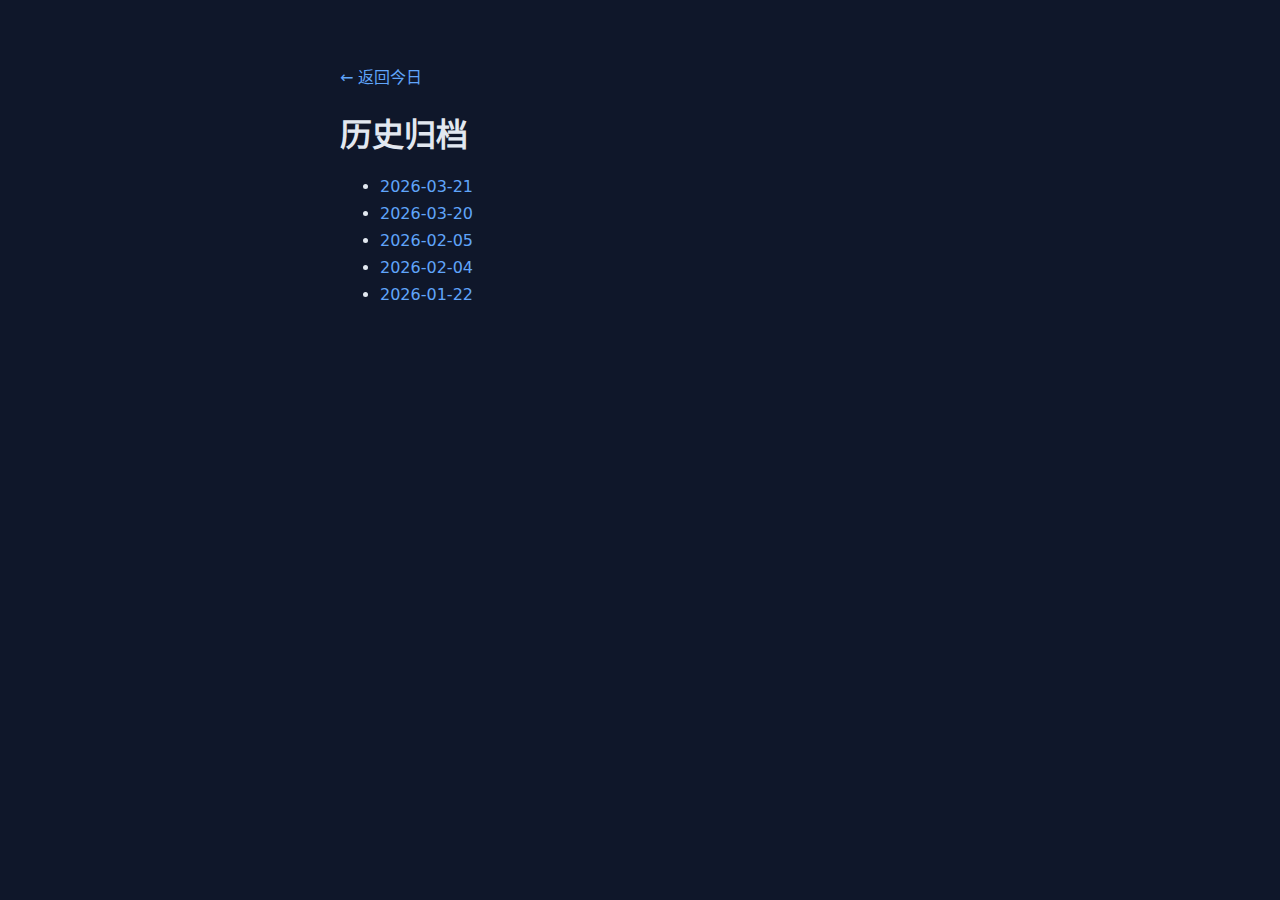
<file: history.html>
<!DOCTYPE html>
<html lang="zh-CN"><head><meta charset="UTF-8">
<meta name="viewport" content="width=device-width, initial-scale=1.0">
<title>历史归档 - 阿宁日报</title>
<style>
body { font-family: system-ui, sans-serif; max-width: 600px; margin: 2rem auto; padding: 1rem; background: #0f172a; color: #e2e8f0; }
a { color: #60a5fa; text-decoration: none; }
a:hover { text-decoration: underline; }
li { margin: 0.5rem 0; }
</style></head><body>
<p><a href="index.html">&larr; 返回今日</a></p>
<h1>历史归档</h1>
<ul><li><a href="2026-03-21.html">2026-03-21</a></li>
<li><a href="2026-03-20.html">2026-03-20</a></li>
<li><a href="2026-02-05.html">2026-02-05</a></li>
<li><a href="2026-02-04.html">2026-02-04</a></li>
<li><a href="2026-01-22.html">2026-01-22</a></li>
</ul>
</body></html>
</file>
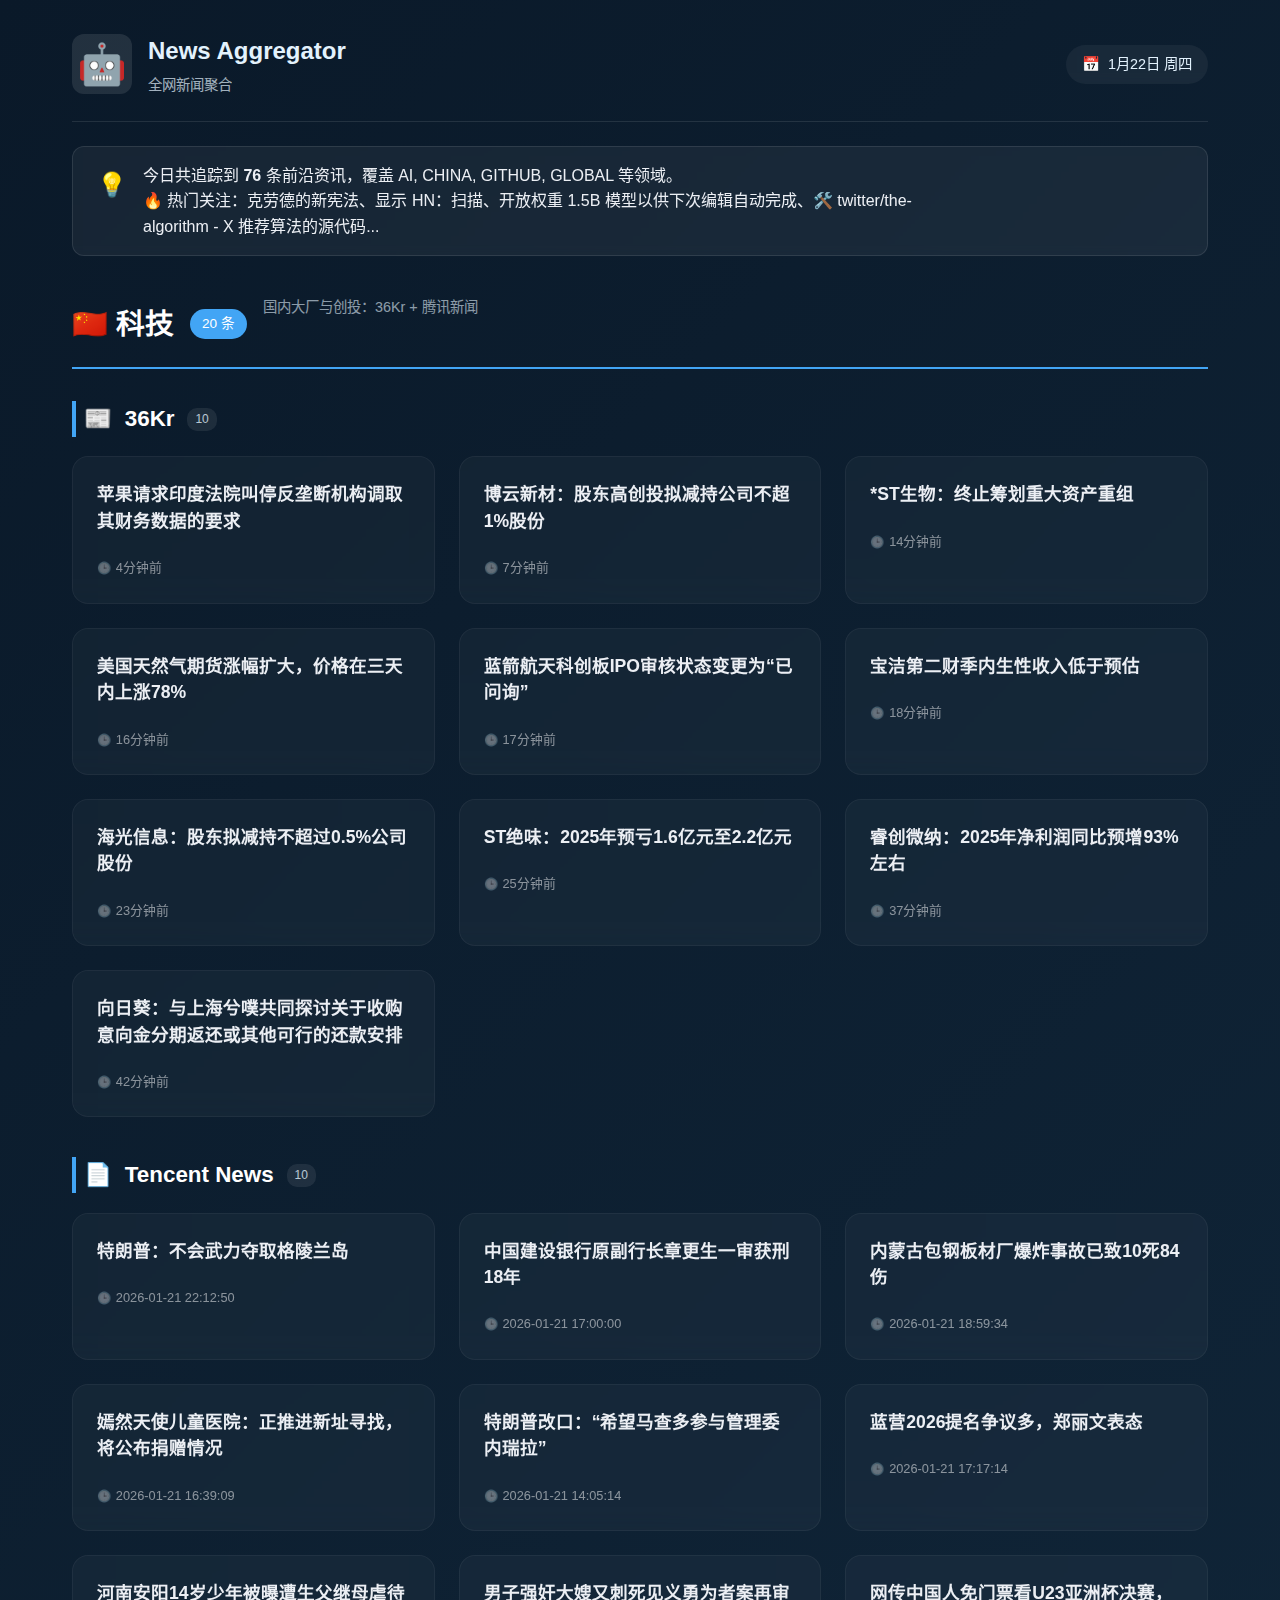
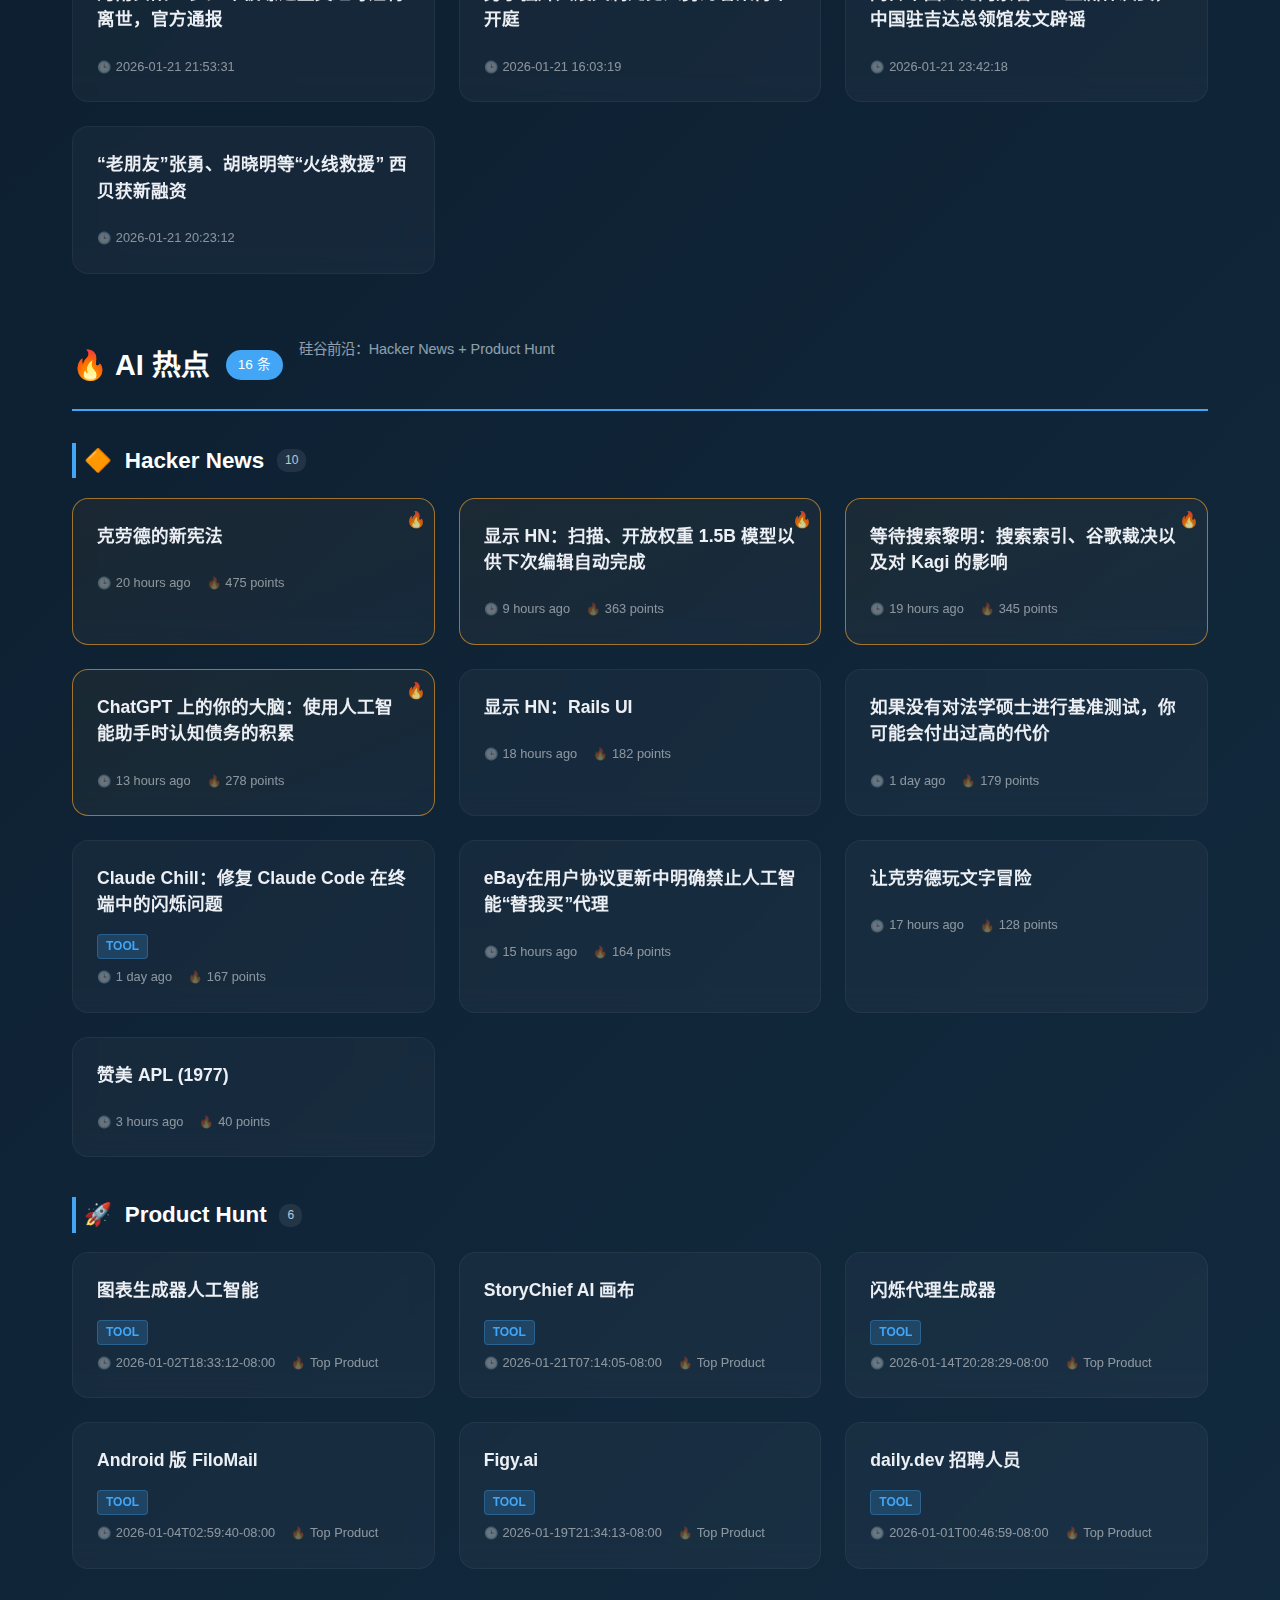
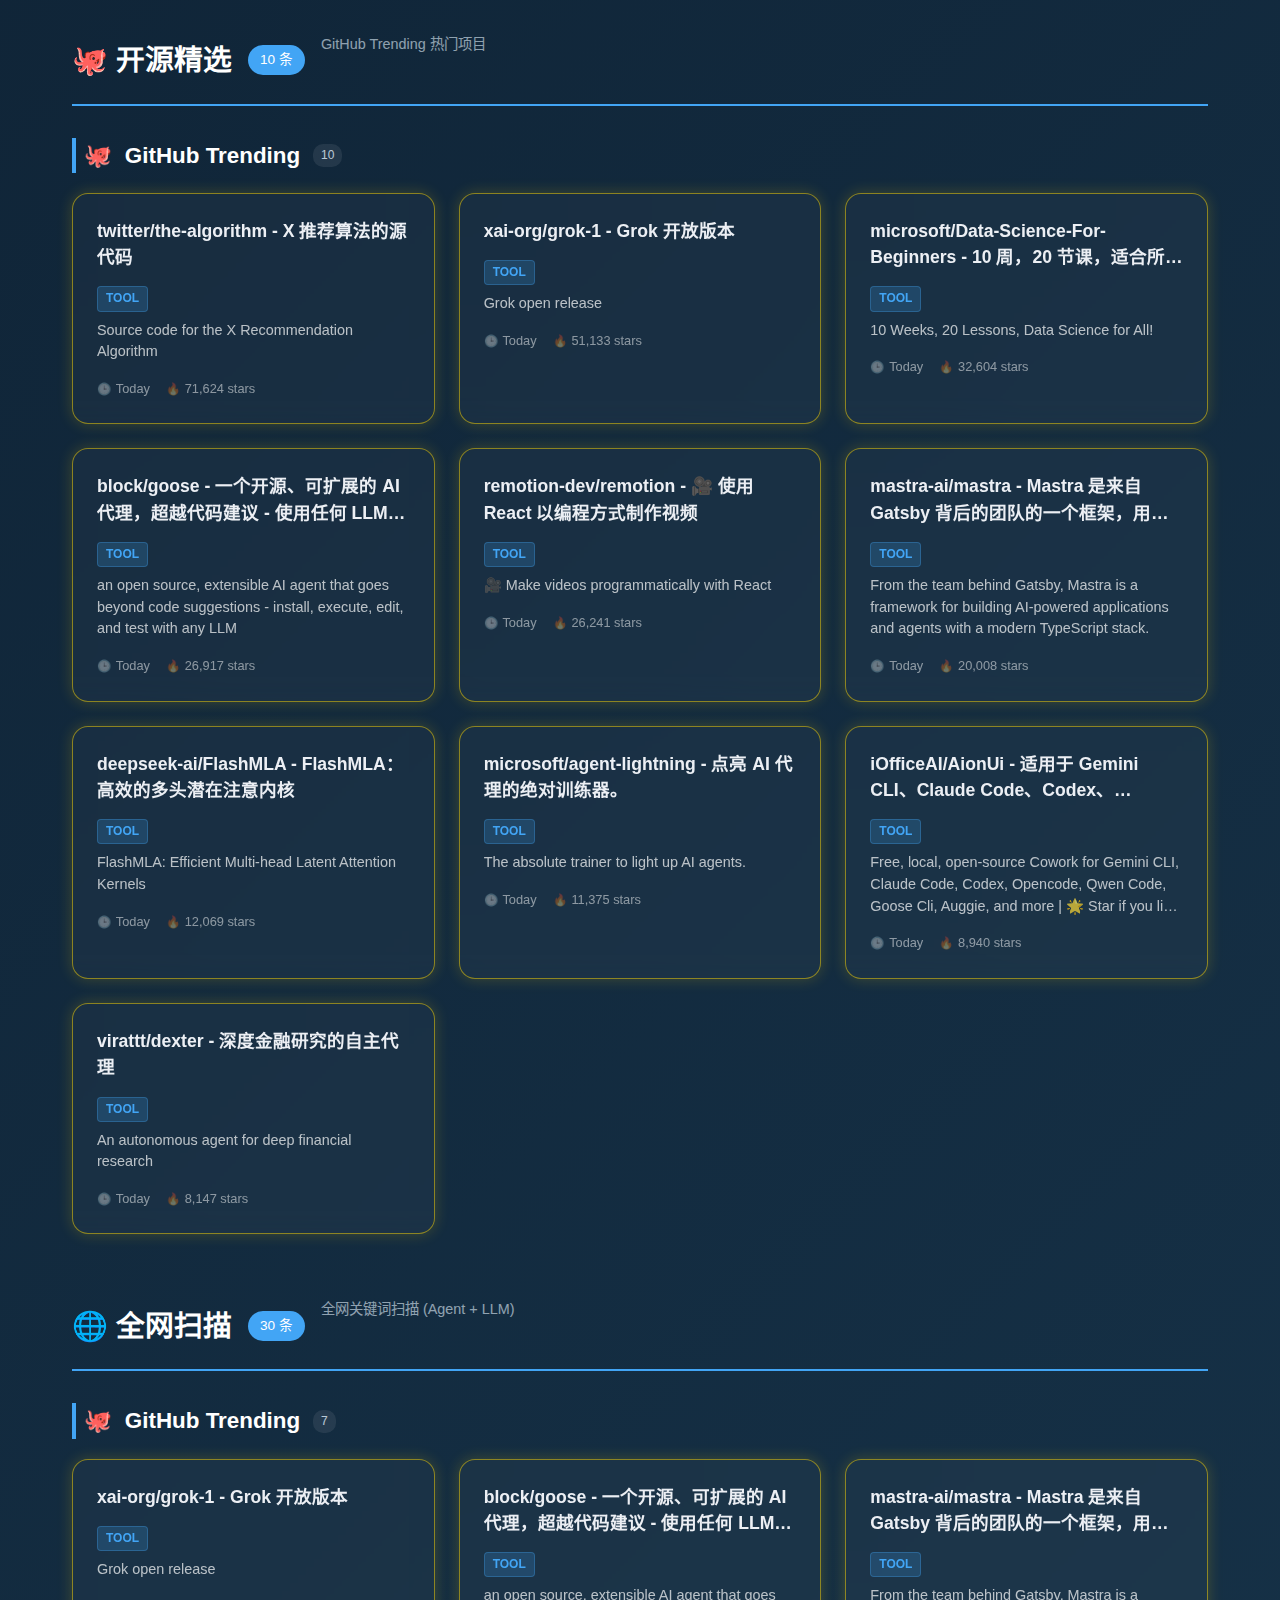
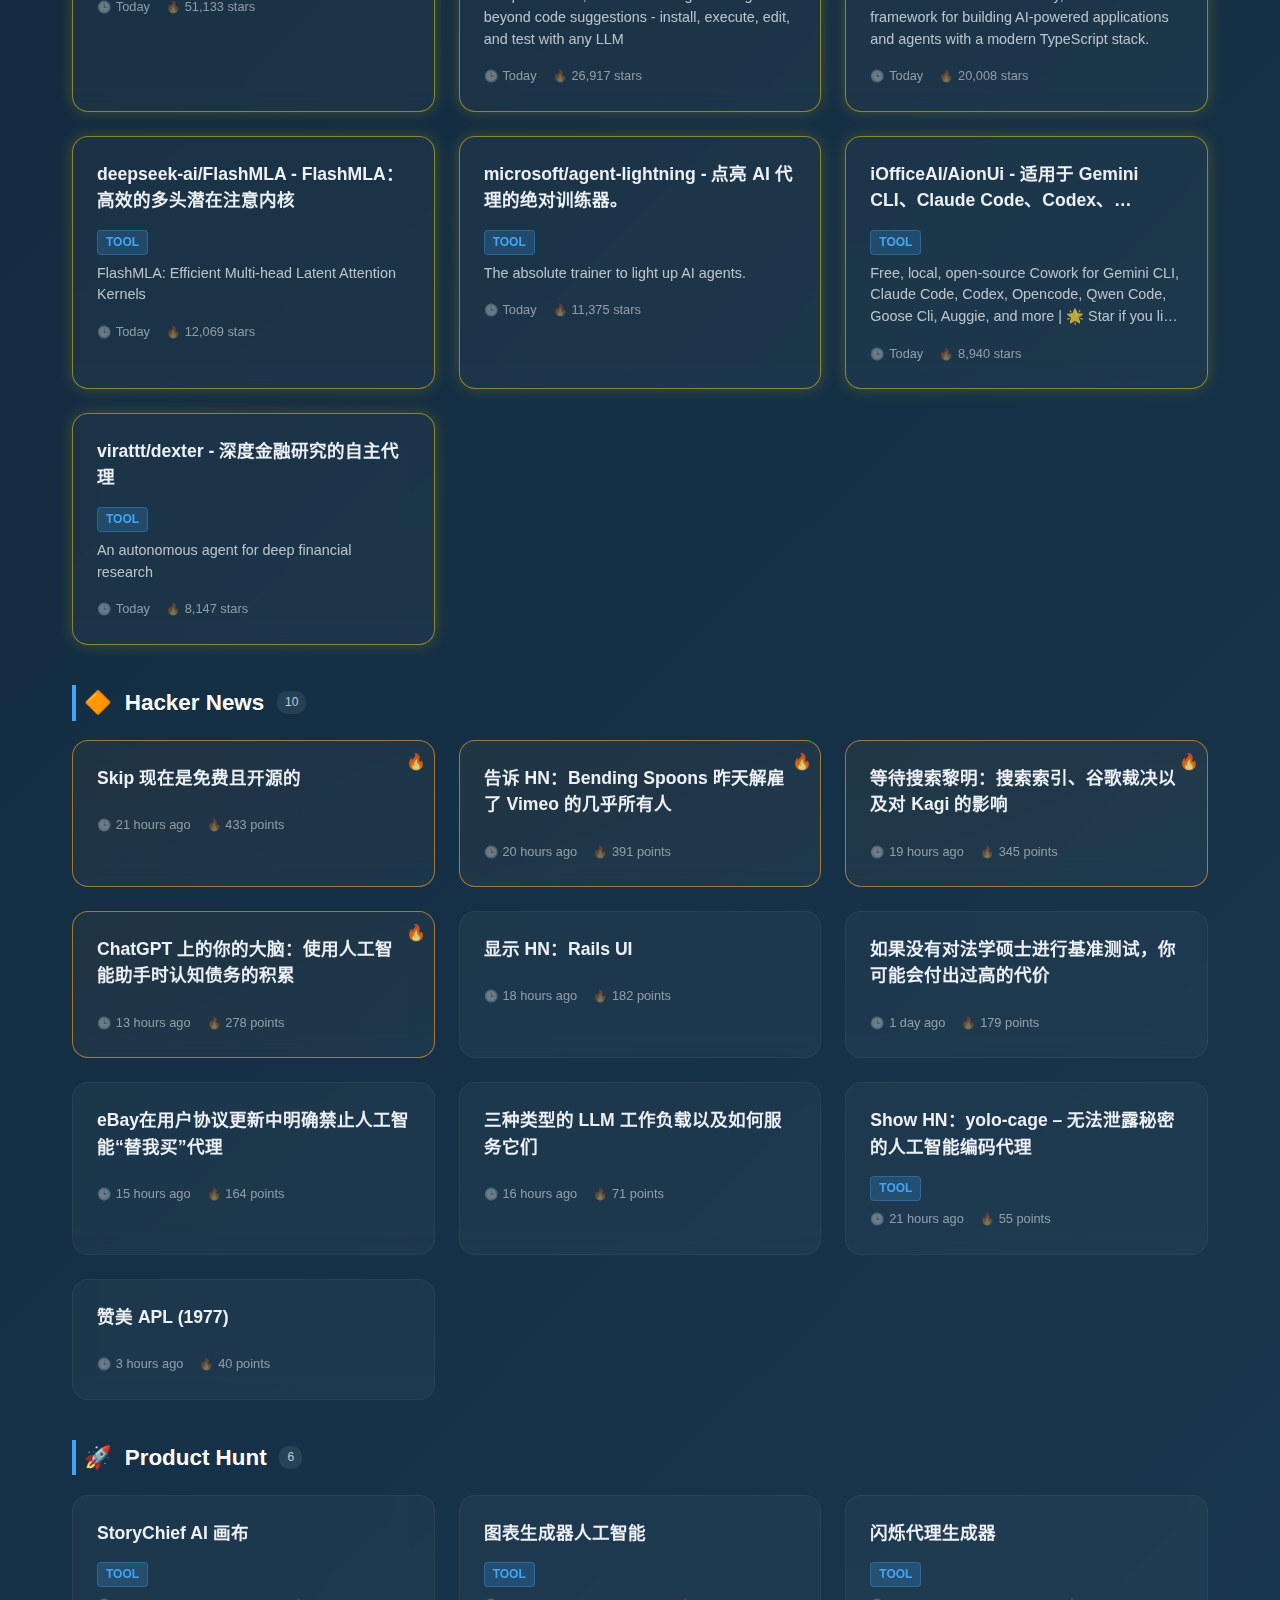
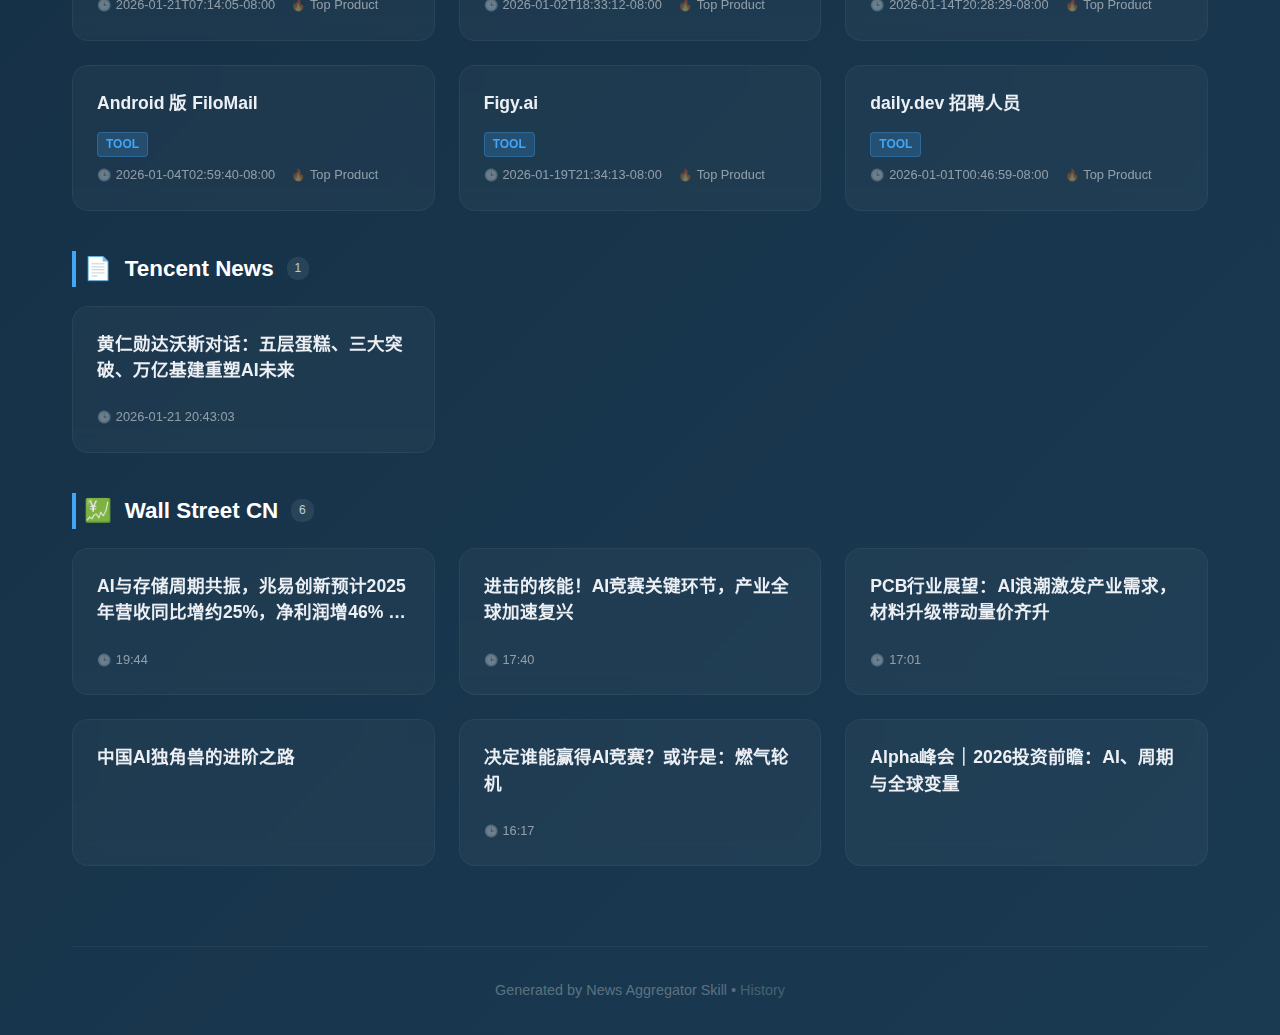
<file: docs/2026-01-22.html>
<!DOCTYPE html>
<html lang="zh-CN">
<head>
    <meta charset="UTF-8">
    <meta name="viewport" content="width=device-width, initial-scale=1.0">
    <title>2026-01-22 全网新闻聚合 - News Aggregator</title>
    <link rel="stylesheet" href="style.css">
    <link rel="stylesheet" href="https://cdnjs.cloudflare.com/ajax/libs/font-awesome/6.0.0/css/all.min.css">
    <style>
        :root {
            --glow-start: #0A1929;
            --glow-end: #1A3A52;
            --text-primary: #E3F2FD;
            --accent-color: #42A5F5;
            --secondary-color: #B0BEC5;
            --bg-gradient: linear-gradient(135deg, #0A1929 0%, #1A3A52 100%);
        }
        
        /* 快速导航 */
        .quick-nav {
            display: flex;
            justify-content: center;
            gap: 1rem;
            margin-bottom: 2rem;
            flex-wrap: wrap;
            position: sticky;
            top: 0;
            background: rgba(15, 23, 42, 0.95);
            padding: 1rem;
            z-index: 100;
            backdrop-filter: blur(10px);
            border-bottom: 1px solid rgba(255,255,255,0.1);
        }
        .quick-nav-item {
            background: rgba(255, 255, 255, 0.05);
            border: 1px solid rgba(255, 255, 255, 0.1);
            padding: 0.5rem 1rem;
            border-radius: 20px;
            color: var(--text-primary);
            text-decoration: none;
            font-size: 0.9rem;
            transition: all 0.2s;
            display: flex;
            align-items: center;
            gap: 0.5rem;
        }
        .quick-nav-item:hover {
            background: var(--accent-color);
            color: #fff;
        }
        .quick-nav-item span {
            background: rgba(0,0,0,0.2);
            padding: 2px 6px;
            border-radius: 8px;
            font-size: 0.75rem;
        }
        
        /* 场景区块 */
        .scenario-section {
            margin-bottom: 4rem;
            scroll-margin-top: 80px;
        }
        .scenario-header {
            display: flex;
            align-items: center;
            gap: 1rem;
            margin-bottom: 2rem;
            padding-bottom: 1rem;
            border-bottom: 2px solid var(--accent-color);
            flex-wrap: wrap;
        }
        .scenario-name {
            font-size: 1.8rem;
            font-weight: 700;
            color: #fff;
        }
        .scenario-count {
            background: var(--accent-color);
            color: #fff;
            padding: 4px 12px;
            border-radius: 20px;
            font-size: 0.85rem;
        }
        .scenario-desc {
            opacity: 0.6;
            font-size: 0.9rem;
        }
    </style>
</head>
<body>
    <div class="app-container">
        <header class="main-header">
            <div class="header-content">
                <div class="logo-area">
                    <div class="logo-icon">🤖</div>
                    <div class="logo-text">
                        <h1>News Aggregator</h1>
                        <p class="subtitle">全网新闻聚合</p>
                    </div>
                </div>
                <div class="date-display">
                    <span class="date-icon">📅</span>
                    <span>1月22日 周四</span>
                </div>
            </div>
        </header>

        
            <div class="daily-summary">
                <div class="summary-content">
                    <span class="summary-icon">💡</span>
                    <p>今日共追踪到 <strong>76</strong> 条前沿资讯，覆盖 AI, CHINA, GITHUB, GLOBAL 等领域。<br>🔥 热门关注：克劳德的新宪法、显示 HN：扫描、开放权重 1.5B 模型以供下次编辑自动完成、🛠️ twitter/the-algorithm - X 推荐算法的源代码...</p>
                </div>
            </div>
            



        <main class="main-content">
            
            <section class="scenario-section" id="china">
                <div class="scenario-header">
                    <h2 class="scenario-name">🇨🇳 科技</h2>
                    <span class="scenario-count">20 条</span>
                    <span class="scenario-desc">国内大厂与创投：36Kr + 腾讯新闻</span>
                </div>
                
            <div class="category-section">
                <div class="category-header">
                    <span class="category-icon">📰</span>
                    <h2 class="category-title">36Kr</h2>
                    <span class="category-count">10</span>
                </div>
                <div class="cards-grid">
            
                    <div class="card  " tabindex="0">
                        <div class="card-content">
                            <a href="https://36kr.com/newsflashes/3650573854187650" target="_blank" class="card-title-link">
                                <h3 class="card-title">苹果请求印度法院叫停反垄断机构调取其财务数据的要求</h3>
                            </a>
                             <div class="badges"></div>
                            
                            <div class="card-meta">
                                <span class="meta-item"><span class="meta-icon">🕒</span>4分钟前</span>
                            </div>
                        </div>
                    </div>
                
                    <div class="card  " tabindex="0">
                        <div class="card-content">
                            <a href="https://36kr.com/newsflashes/3650570941964424" target="_blank" class="card-title-link">
                                <h3 class="card-title">博云新材：股东高创投拟减持公司不超1%股份</h3>
                            </a>
                             <div class="badges"></div>
                            
                            <div class="card-meta">
                                <span class="meta-item"><span class="meta-icon">🕒</span>7分钟前</span>
                            </div>
                        </div>
                    </div>
                
                    <div class="card  " tabindex="0">
                        <div class="card-content">
                            <a href="https://36kr.com/newsflashes/3650564346995079" target="_blank" class="card-title-link">
                                <h3 class="card-title">*ST生物：终止筹划重大资产重组</h3>
                            </a>
                             <div class="badges"></div>
                            
                            <div class="card-meta">
                                <span class="meta-item"><span class="meta-icon">🕒</span>14分钟前</span>
                            </div>
                        </div>
                    </div>
                
                    <div class="card  " tabindex="0">
                        <div class="card-content">
                            <a href="https://36kr.com/newsflashes/3650562240569731" target="_blank" class="card-title-link">
                                <h3 class="card-title">美国天然气期货涨幅扩大，价格在三天内上涨78%</h3>
                            </a>
                             <div class="badges"></div>
                            
                            <div class="card-meta">
                                <span class="meta-item"><span class="meta-icon">🕒</span>16分钟前</span>
                            </div>
                        </div>
                    </div>
                
                    <div class="card  " tabindex="0">
                        <div class="card-content">
                            <a href="https://36kr.com/newsflashes/3650561401364613" target="_blank" class="card-title-link">
                                <h3 class="card-title">蓝箭航天科创板IPO审核状态变更为“已问询”</h3>
                            </a>
                             <div class="badges"></div>
                            
                            <div class="card-meta">
                                <span class="meta-item"><span class="meta-icon">🕒</span>17分钟前</span>
                            </div>
                        </div>
                    </div>
                
                    <div class="card  " tabindex="0">
                        <div class="card-content">
                            <a href="https://36kr.com/newsflashes/3650560323068288" target="_blank" class="card-title-link">
                                <h3 class="card-title">宝洁第二财季内生性收入低于预估</h3>
                            </a>
                             <div class="badges"></div>
                            
                            <div class="card-meta">
                                <span class="meta-item"><span class="meta-icon">🕒</span>18分钟前</span>
                            </div>
                        </div>
                    </div>
                
                    <div class="card  " tabindex="0">
                        <div class="card-content">
                            <a href="https://36kr.com/newsflashes/3650555793662337" target="_blank" class="card-title-link">
                                <h3 class="card-title">海光信息：股东拟减持不超过0.5%公司股份</h3>
                            </a>
                             <div class="badges"></div>
                            
                            <div class="card-meta">
                                <span class="meta-item"><span class="meta-icon">🕒</span>23分钟前</span>
                            </div>
                        </div>
                    </div>
                
                    <div class="card  " tabindex="0">
                        <div class="card-content">
                            <a href="https://36kr.com/newsflashes/3650553217507460" target="_blank" class="card-title-link">
                                <h3 class="card-title">ST绝味：2025年预亏1.6亿元至2.2亿元</h3>
                            </a>
                             <div class="badges"></div>
                            
                            <div class="card-meta">
                                <span class="meta-item"><span class="meta-icon">🕒</span>25分钟前</span>
                            </div>
                        </div>
                    </div>
                
                    <div class="card  " tabindex="0">
                        <div class="card-content">
                            <a href="https://36kr.com/newsflashes/3650542156193922" target="_blank" class="card-title-link">
                                <h3 class="card-title">睿创微纳：2025年净利润同比预增93%左右</h3>
                            </a>
                             <div class="badges"></div>
                            
                            <div class="card-meta">
                                <span class="meta-item"><span class="meta-icon">🕒</span>37分钟前</span>
                            </div>
                        </div>
                    </div>
                
                    <div class="card  " tabindex="0">
                        <div class="card-content">
                            <a href="https://36kr.com/newsflashes/3650536817565829" target="_blank" class="card-title-link">
                                <h3 class="card-title">向日葵：与上海兮噗共同探讨关于收购意向金分期返还或其他可行的还款安排</h3>
                            </a>
                             <div class="badges"></div>
                            
                            <div class="card-meta">
                                <span class="meta-item"><span class="meta-icon">🕒</span>42分钟前</span>
                            </div>
                        </div>
                    </div>
                </div></div>
            <div class="category-section">
                <div class="category-header">
                    <span class="category-icon">📄</span>
                    <h2 class="category-title">Tencent News</h2>
                    <span class="category-count">10</span>
                </div>
                <div class="cards-grid">
            
                    <div class="card  " tabindex="0">
                        <div class="card-content">
                            <a href="https://view.inews.qq.com/a/20260121A07K5T00" target="_blank" class="card-title-link">
                                <h3 class="card-title">特朗普：不会武力夺取格陵兰岛</h3>
                            </a>
                             <div class="badges"></div>
                            
                            <div class="card-meta">
                                <span class="meta-item"><span class="meta-icon">🕒</span>2026-01-21 22:12:50</span>
                            </div>
                        </div>
                    </div>
                
                    <div class="card  " tabindex="0">
                        <div class="card-content">
                            <a href="https://view.inews.qq.com/a/20260121A05FJX00" target="_blank" class="card-title-link">
                                <h3 class="card-title">中国建设银行原副行长章更生一审获刑18年</h3>
                            </a>
                             <div class="badges"></div>
                            
                            <div class="card-meta">
                                <span class="meta-item"><span class="meta-icon">🕒</span>2026-01-21 17:00:00</span>
                            </div>
                        </div>
                    </div>
                
                    <div class="card  " tabindex="0">
                        <div class="card-content">
                            <a href="https://view.inews.qq.com/a/20260121A06JDD00" target="_blank" class="card-title-link">
                                <h3 class="card-title">内蒙古包钢板材厂爆炸事故已致10死84伤</h3>
                            </a>
                             <div class="badges"></div>
                            
                            <div class="card-meta">
                                <span class="meta-item"><span class="meta-icon">🕒</span>2026-01-21 18:59:34</span>
                            </div>
                        </div>
                    </div>
                
                    <div class="card  " tabindex="0">
                        <div class="card-content">
                            <a href="https://view.inews.qq.com/a/20260121A057KI00" target="_blank" class="card-title-link">
                                <h3 class="card-title">嫣然天使儿童医院：正推进新址寻找，将公布捐赠情况</h3>
                            </a>
                             <div class="badges"></div>
                            
                            <div class="card-meta">
                                <span class="meta-item"><span class="meta-icon">🕒</span>2026-01-21 16:39:09</span>
                            </div>
                        </div>
                    </div>
                
                    <div class="card  " tabindex="0">
                        <div class="card-content">
                            <a href="https://view.inews.qq.com/a/20260121A03U5500" target="_blank" class="card-title-link">
                                <h3 class="card-title">特朗普改口：“希望马查多参与管理委内瑞拉”</h3>
                            </a>
                             <div class="badges"></div>
                            
                            <div class="card-meta">
                                <span class="meta-item"><span class="meta-icon">🕒</span>2026-01-21 14:05:14</span>
                            </div>
                        </div>
                    </div>
                
                    <div class="card  " tabindex="0">
                        <div class="card-content">
                            <a href="https://view.inews.qq.com/a/20260121A05NRG00" target="_blank" class="card-title-link">
                                <h3 class="card-title">蓝营2026提名争议多，郑丽文表态</h3>
                            </a>
                             <div class="badges"></div>
                            
                            <div class="card-meta">
                                <span class="meta-item"><span class="meta-icon">🕒</span>2026-01-21 17:17:14</span>
                            </div>
                        </div>
                    </div>
                
                    <div class="card  " tabindex="0">
                        <div class="card-content">
                            <a href="https://view.inews.qq.com/a/20260121A07HLO00" target="_blank" class="card-title-link">
                                <h3 class="card-title">河南安阳14岁少年被曝遭生父继母虐待离世，官方通报</h3>
                            </a>
                             <div class="badges"></div>
                            
                            <div class="card-meta">
                                <span class="meta-item"><span class="meta-icon">🕒</span>2026-01-21 21:53:31</span>
                            </div>
                        </div>
                    </div>
                
                    <div class="card  " tabindex="0">
                        <div class="card-content">
                            <a href="https://view.inews.qq.com/a/20260121A04TK800" target="_blank" class="card-title-link">
                                <h3 class="card-title">男子强奸大嫂又刺死见义勇为者案再审开庭</h3>
                            </a>
                             <div class="badges"></div>
                            
                            <div class="card-meta">
                                <span class="meta-item"><span class="meta-icon">🕒</span>2026-01-21 16:03:19</span>
                            </div>
                        </div>
                    </div>
                
                    <div class="card  " tabindex="0">
                        <div class="card-content">
                            <a href="https://view.inews.qq.com/a/20260121A07S2M00" target="_blank" class="card-title-link">
                                <h3 class="card-title">网传中国人免门票看U23亚洲杯决赛，中国驻吉达总领馆发文辟谣</h3>
                            </a>
                             <div class="badges"></div>
                            
                            <div class="card-meta">
                                <span class="meta-item"><span class="meta-icon">🕒</span>2026-01-21 23:42:18</span>
                            </div>
                        </div>
                    </div>
                
                    <div class="card  " tabindex="0">
                        <div class="card-content">
                            <a href="https://view.inews.qq.com/a/20260121A073Z400" target="_blank" class="card-title-link">
                                <h3 class="card-title">“老朋友”张勇、胡晓明等“火线救援” 西贝获新融资</h3>
                            </a>
                             <div class="badges"></div>
                            
                            <div class="card-meta">
                                <span class="meta-item"><span class="meta-icon">🕒</span>2026-01-21 20:23:12</span>
                            </div>
                        </div>
                    </div>
                </div></div>
            </section>
            
            <section class="scenario-section" id="ai">
                <div class="scenario-header">
                    <h2 class="scenario-name">🔥 AI 热点</h2>
                    <span class="scenario-count">16 条</span>
                    <span class="scenario-desc">硅谷前沿：Hacker News + Product Hunt</span>
                </div>
                
            <div class="category-section">
                <div class="category-header">
                    <span class="category-icon">🔶</span>
                    <h2 class="category-title">Hacker News</h2>
                    <span class="category-count">10</span>
                </div>
                <div class="cards-grid">
            
                    <div class="card is-hot " tabindex="0">
                        <div class="card-content">
                            <a href="https://www.anthropic.com/news/claude-new-constitution" target="_blank" class="card-title-link">
                                <h3 class="card-title">克劳德的新宪法</h3>
                            </a>
                             <div class="badges"></div>
                            
                            <div class="card-meta">
                                <span class="meta-item"><span class="meta-icon">🕒</span>20 hours ago</span><span class="meta-item"><span class="meta-icon">🔥</span>475 points</span>
                            </div>
                        </div>
                    </div>
                
                    <div class="card is-hot " tabindex="0">
                        <div class="card-content">
                            <a href="https://huggingface.co/sweepai/sweep-next-edit-1.5B" target="_blank" class="card-title-link">
                                <h3 class="card-title">显示 HN：扫描、开放权重 1.5B 模型以供下次编辑自动完成</h3>
                            </a>
                             <div class="badges"></div>
                            
                            <div class="card-meta">
                                <span class="meta-item"><span class="meta-icon">🕒</span>9 hours ago</span><span class="meta-item"><span class="meta-icon">🔥</span>363 points</span>
                            </div>
                        </div>
                    </div>
                
                    <div class="card is-hot " tabindex="0">
                        <div class="card-content">
                            <a href="https://blog.kagi.com/waiting-dawn-search" target="_blank" class="card-title-link">
                                <h3 class="card-title">等待搜索黎明：搜索索引、谷歌裁决以及对 Kagi 的影响</h3>
                            </a>
                             <div class="badges"></div>
                            
                            <div class="card-meta">
                                <span class="meta-item"><span class="meta-icon">🕒</span>19 hours ago</span><span class="meta-item"><span class="meta-icon">🔥</span>345 points</span>
                            </div>
                        </div>
                    </div>
                
                    <div class="card is-hot " tabindex="0">
                        <div class="card-content">
                            <a href="https://www.media.mit.edu/publications/your-brain-on-chatgpt/" target="_blank" class="card-title-link">
                                <h3 class="card-title">ChatGPT 上的你的大脑：使用人工智能助手时认知债务的积累</h3>
                            </a>
                             <div class="badges"></div>
                            
                            <div class="card-meta">
                                <span class="meta-item"><span class="meta-icon">🕒</span>13 hours ago</span><span class="meta-item"><span class="meta-icon">🔥</span>278 points</span>
                            </div>
                        </div>
                    </div>
                
                    <div class="card  " tabindex="0">
                        <div class="card-content">
                            <a href="https://railsui.com/" target="_blank" class="card-title-link">
                                <h3 class="card-title">显示 HN：Rails UI</h3>
                            </a>
                             <div class="badges"></div>
                            
                            <div class="card-meta">
                                <span class="meta-item"><span class="meta-icon">🕒</span>18 hours ago</span><span class="meta-item"><span class="meta-icon">🔥</span>182 points</span>
                            </div>
                        </div>
                    </div>
                
                    <div class="card  " tabindex="0">
                        <div class="card-content">
                            <a href="https://karllorey.com/posts/without-benchmarking-llms-youre-overpaying" target="_blank" class="card-title-link">
                                <h3 class="card-title">如果没有对法学硕士进行基准测试，你可能会付出过高的代价</h3>
                            </a>
                             <div class="badges"></div>
                            
                            <div class="card-meta">
                                <span class="meta-item"><span class="meta-icon">🕒</span>1 day ago</span><span class="meta-item"><span class="meta-icon">🔥</span>179 points</span>
                            </div>
                        </div>
                    </div>
                
                    <div class="card  " tabindex="0">
                        <div class="card-content">
                            <a href="https://github.com/davidbeesley/claude-chill" target="_blank" class="card-title-link">
                                <h3 class="card-title">Claude Chill：修复 Claude Code 在终端中的闪烁问题</h3>
                            </a>
                             <div class="badges"><span class="badge badge-tool">Tool</span></div>
                            
                            <div class="card-meta">
                                <span class="meta-item"><span class="meta-icon">🕒</span>1 day ago</span><span class="meta-item"><span class="meta-icon">🔥</span>167 points</span>
                            </div>
                        </div>
                    </div>
                
                    <div class="card  " tabindex="0">
                        <div class="card-content">
                            <a href="https://www.valueaddedresource.net/ebay-bans-ai-agents-updates-arbitration-user-agreement-feb-2026/" target="_blank" class="card-title-link">
                                <h3 class="card-title">eBay在用户协议更新中明确禁止人工智能“替我买”代理</h3>
                            </a>
                             <div class="badges"></div>
                            
                            <div class="card-meta">
                                <span class="meta-item"><span class="meta-icon">🕒</span>15 hours ago</span><span class="meta-item"><span class="meta-icon">🔥</span>164 points</span>
                            </div>
                        </div>
                    </div>
                
                    <div class="card  " tabindex="0">
                        <div class="card-content">
                            <a href="https://borretti.me/article/letting-claude-play-text-adventures" target="_blank" class="card-title-link">
                                <h3 class="card-title">让克劳德玩文字冒险</h3>
                            </a>
                             <div class="badges"></div>
                            
                            <div class="card-meta">
                                <span class="meta-item"><span class="meta-icon">🕒</span>17 hours ago</span><span class="meta-item"><span class="meta-icon">🔥</span>128 points</span>
                            </div>
                        </div>
                    </div>
                
                    <div class="card  " tabindex="0">
                        <div class="card-content">
                            <a href="https://www.jsoftware.com/papers/perlis77.htm" target="_blank" class="card-title-link">
                                <h3 class="card-title">赞美 APL (1977)</h3>
                            </a>
                             <div class="badges"></div>
                            
                            <div class="card-meta">
                                <span class="meta-item"><span class="meta-icon">🕒</span>3 hours ago</span><span class="meta-item"><span class="meta-icon">🔥</span>40 points</span>
                            </div>
                        </div>
                    </div>
                </div></div>
            <div class="category-section">
                <div class="category-header">
                    <span class="category-icon">🚀</span>
                    <h2 class="category-title">Product Hunt</h2>
                    <span class="category-count">6</span>
                </div>
                <div class="cards-grid">
            
                    <div class="card  " tabindex="0">
                        <div class="card-content">
                            <a href="https://www.producthunt.com/products/ada-2" target="_blank" class="card-title-link">
                                <h3 class="card-title">图表生成器人工智能</h3>
                            </a>
                             <div class="badges"><span class="badge badge-tool">Tool</span></div>
                            
                            <div class="card-meta">
                                <span class="meta-item"><span class="meta-icon">🕒</span>2026-01-02T18:33:12-08:00</span><span class="meta-item"><span class="meta-icon">🔥</span>Top Product</span>
                            </div>
                        </div>
                    </div>
                
                    <div class="card  " tabindex="0">
                        <div class="card-content">
                            <a href="https://www.producthunt.com/products/storychief-io" target="_blank" class="card-title-link">
                                <h3 class="card-title">StoryChief AI 画布</h3>
                            </a>
                             <div class="badges"><span class="badge badge-tool">Tool</span></div>
                            
                            <div class="card-meta">
                                <span class="meta-item"><span class="meta-icon">🕒</span>2026-01-21T07:14:05-08:00</span><span class="meta-item"><span class="meta-icon">🔥</span>Top Product</span>
                            </div>
                        </div>
                    </div>
                
                    <div class="card  " tabindex="0">
                        <div class="card-content">
                            <a href="https://www.producthunt.com/products/blink-21" target="_blank" class="card-title-link">
                                <h3 class="card-title">闪烁代理生成器</h3>
                            </a>
                             <div class="badges"><span class="badge badge-tool">Tool</span></div>
                            
                            <div class="card-meta">
                                <span class="meta-item"><span class="meta-icon">🕒</span>2026-01-14T20:28:29-08:00</span><span class="meta-item"><span class="meta-icon">🔥</span>Top Product</span>
                            </div>
                        </div>
                    </div>
                
                    <div class="card  " tabindex="0">
                        <div class="card-content">
                            <a href="https://www.producthunt.com/products/filo-mail" target="_blank" class="card-title-link">
                                <h3 class="card-title">Android 版 FiloMail</h3>
                            </a>
                             <div class="badges"><span class="badge badge-tool">Tool</span></div>
                            
                            <div class="card-meta">
                                <span class="meta-item"><span class="meta-icon">🕒</span>2026-01-04T02:59:40-08:00</span><span class="meta-item"><span class="meta-icon">🔥</span>Top Product</span>
                            </div>
                        </div>
                    </div>
                
                    <div class="card  " tabindex="0">
                        <div class="card-content">
                            <a href="https://www.producthunt.com/products/figy-ai" target="_blank" class="card-title-link">
                                <h3 class="card-title">Figy.ai</h3>
                            </a>
                             <div class="badges"><span class="badge badge-tool">Tool</span></div>
                            
                            <div class="card-meta">
                                <span class="meta-item"><span class="meta-icon">🕒</span>2026-01-19T21:34:13-08:00</span><span class="meta-item"><span class="meta-icon">🔥</span>Top Product</span>
                            </div>
                        </div>
                    </div>
                
                    <div class="card  " tabindex="0">
                        <div class="card-content">
                            <a href="https://www.producthunt.com/products/daily-dev" target="_blank" class="card-title-link">
                                <h3 class="card-title">daily.dev 招聘人员</h3>
                            </a>
                             <div class="badges"><span class="badge badge-tool">Tool</span></div>
                            
                            <div class="card-meta">
                                <span class="meta-item"><span class="meta-icon">🕒</span>2026-01-01T00:46:59-08:00</span><span class="meta-item"><span class="meta-icon">🔥</span>Top Product</span>
                            </div>
                        </div>
                    </div>
                </div></div>
            </section>
            
            <section class="scenario-section" id="github">
                <div class="scenario-header">
                    <h2 class="scenario-name">🐙 开源精选</h2>
                    <span class="scenario-count">10 条</span>
                    <span class="scenario-desc">GitHub Trending 热门项目</span>
                </div>
                
            <div class="category-section">
                <div class="category-header">
                    <span class="category-icon">🐙</span>
                    <h2 class="category-title">GitHub Trending</h2>
                    <span class="category-count">10</span>
                </div>
                <div class="cards-grid">
            
                    <div class="card  rank-gold" tabindex="0">
                        <div class="card-content">
                            <a href="https://github.com/twitter/the-algorithm" target="_blank" class="card-title-link">
                                <h3 class="card-title">twitter/the-algorithm - X 推荐算法的源代码</h3>
                            </a>
                             <div class="badges"><span class="badge badge-tool">Tool</span></div>
                            <p class="card-summary">Source code for the X Recommendation Algorithm</p>
                            <div class="card-meta">
                                <span class="meta-item"><span class="meta-icon">🕒</span>Today</span><span class="meta-item"><span class="meta-icon">🔥</span>71,624 stars</span>
                            </div>
                        </div>
                    </div>
                
                    <div class="card  rank-gold" tabindex="0">
                        <div class="card-content">
                            <a href="https://github.com/xai-org/grok-1" target="_blank" class="card-title-link">
                                <h3 class="card-title">xai-org/grok-1 - Grok 开放版本</h3>
                            </a>
                             <div class="badges"><span class="badge badge-tool">Tool</span></div>
                            <p class="card-summary">Grok open release</p>
                            <div class="card-meta">
                                <span class="meta-item"><span class="meta-icon">🕒</span>Today</span><span class="meta-item"><span class="meta-icon">🔥</span>51,133 stars</span>
                            </div>
                        </div>
                    </div>
                
                    <div class="card  rank-gold" tabindex="0">
                        <div class="card-content">
                            <a href="https://github.com/microsoft/Data-Science-For-Beginners" target="_blank" class="card-title-link">
                                <h3 class="card-title">microsoft/Data-Science-For-Beginners - 10 周，20 节课，适合所有人的数据科学！</h3>
                            </a>
                             <div class="badges"><span class="badge badge-tool">Tool</span></div>
                            <p class="card-summary">10 Weeks, 20 Lessons, Data Science for All!</p>
                            <div class="card-meta">
                                <span class="meta-item"><span class="meta-icon">🕒</span>Today</span><span class="meta-item"><span class="meta-icon">🔥</span>32,604 stars</span>
                            </div>
                        </div>
                    </div>
                
                    <div class="card  rank-gold" tabindex="0">
                        <div class="card-content">
                            <a href="https://github.com/block/goose" target="_blank" class="card-title-link">
                                <h3 class="card-title">block/goose - 一个开源、可扩展的 AI 代理，超越代码建议 - 使用任何 LLM 安装、执行、编辑和测试</h3>
                            </a>
                             <div class="badges"><span class="badge badge-tool">Tool</span></div>
                            <p class="card-summary">an open source, extensible AI agent that goes beyond code suggestions - install, execute, edit, and test with any LLM</p>
                            <div class="card-meta">
                                <span class="meta-item"><span class="meta-icon">🕒</span>Today</span><span class="meta-item"><span class="meta-icon">🔥</span>26,917 stars</span>
                            </div>
                        </div>
                    </div>
                
                    <div class="card  rank-gold" tabindex="0">
                        <div class="card-content">
                            <a href="https://github.com/remotion-dev/remotion" target="_blank" class="card-title-link">
                                <h3 class="card-title">remotion-dev/remotion - 🎥 使用 React 以编程方式制作视频</h3>
                            </a>
                             <div class="badges"><span class="badge badge-tool">Tool</span></div>
                            <p class="card-summary">🎥 Make videos programmatically with React</p>
                            <div class="card-meta">
                                <span class="meta-item"><span class="meta-icon">🕒</span>Today</span><span class="meta-item"><span class="meta-icon">🔥</span>26,241 stars</span>
                            </div>
                        </div>
                    </div>
                
                    <div class="card  rank-gold" tabindex="0">
                        <div class="card-content">
                            <a href="https://github.com/mastra-ai/mastra" target="_blank" class="card-title-link">
                                <h3 class="card-title">mastra-ai/mastra - Mastra 是来自 Gatsby 背后的团队的一个框架，用于使用现代 TypeScript 堆栈构建人工智能驱动的应用程序和代理。</h3>
                            </a>
                             <div class="badges"><span class="badge badge-tool">Tool</span></div>
                            <p class="card-summary">From the team behind Gatsby, Mastra is a framework for building AI-powered applications and agents with a modern TypeScript stack.</p>
                            <div class="card-meta">
                                <span class="meta-item"><span class="meta-icon">🕒</span>Today</span><span class="meta-item"><span class="meta-icon">🔥</span>20,008 stars</span>
                            </div>
                        </div>
                    </div>
                
                    <div class="card  rank-gold" tabindex="0">
                        <div class="card-content">
                            <a href="https://github.com/deepseek-ai/FlashMLA" target="_blank" class="card-title-link">
                                <h3 class="card-title">deepseek-ai/FlashMLA - FlashMLA：高效的多头潜在注意内核</h3>
                            </a>
                             <div class="badges"><span class="badge badge-tool">Tool</span></div>
                            <p class="card-summary">FlashMLA: Efficient Multi-head Latent Attention Kernels</p>
                            <div class="card-meta">
                                <span class="meta-item"><span class="meta-icon">🕒</span>Today</span><span class="meta-item"><span class="meta-icon">🔥</span>12,069 stars</span>
                            </div>
                        </div>
                    </div>
                
                    <div class="card  rank-gold" tabindex="0">
                        <div class="card-content">
                            <a href="https://github.com/microsoft/agent-lightning" target="_blank" class="card-title-link">
                                <h3 class="card-title">microsoft/agent-lightning - 点亮 AI 代理的绝对训练器。</h3>
                            </a>
                             <div class="badges"><span class="badge badge-tool">Tool</span></div>
                            <p class="card-summary">The absolute trainer to light up AI agents.</p>
                            <div class="card-meta">
                                <span class="meta-item"><span class="meta-icon">🕒</span>Today</span><span class="meta-item"><span class="meta-icon">🔥</span>11,375 stars</span>
                            </div>
                        </div>
                    </div>
                
                    <div class="card  rank-gold" tabindex="0">
                        <div class="card-content">
                            <a href="https://github.com/iOfficeAI/AionUi" target="_blank" class="card-title-link">
                                <h3 class="card-title">iOfficeAI/AionUi - 适用于 Gemini CLI、Claude Code、Codex、Opencode、Qwen Code、Goose Cli、Auggie 等的免费、本地、开源 Cowork | 🌟喜欢就Star吧！</h3>
                            </a>
                             <div class="badges"><span class="badge badge-tool">Tool</span></div>
                            <p class="card-summary">Free, local, open-source Cowork for Gemini CLI, Claude Code, Codex, Opencode, Qwen Code, Goose Cli, Auggie, and more | 🌟 Star if you like it!</p>
                            <div class="card-meta">
                                <span class="meta-item"><span class="meta-icon">🕒</span>Today</span><span class="meta-item"><span class="meta-icon">🔥</span>8,940 stars</span>
                            </div>
                        </div>
                    </div>
                
                    <div class="card  rank-gold" tabindex="0">
                        <div class="card-content">
                            <a href="https://github.com/virattt/dexter" target="_blank" class="card-title-link">
                                <h3 class="card-title">virattt/dexter - 深度金融研究的自主代理</h3>
                            </a>
                             <div class="badges"><span class="badge badge-tool">Tool</span></div>
                            <p class="card-summary">An autonomous agent for deep financial research</p>
                            <div class="card-meta">
                                <span class="meta-item"><span class="meta-icon">🕒</span>Today</span><span class="meta-item"><span class="meta-icon">🔥</span>8,147 stars</span>
                            </div>
                        </div>
                    </div>
                </div></div>
            </section>
            
            <section class="scenario-section" id="global">
                <div class="scenario-header">
                    <h2 class="scenario-name">🌐 全网扫描</h2>
                    <span class="scenario-count">30 条</span>
                    <span class="scenario-desc">全网关键词扫描 (Agent + LLM)</span>
                </div>
                
            <div class="category-section">
                <div class="category-header">
                    <span class="category-icon">🐙</span>
                    <h2 class="category-title">GitHub Trending</h2>
                    <span class="category-count">7</span>
                </div>
                <div class="cards-grid">
            
                    <div class="card  rank-gold" tabindex="0">
                        <div class="card-content">
                            <a href="https://github.com/xai-org/grok-1" target="_blank" class="card-title-link">
                                <h3 class="card-title">xai-org/grok-1 - Grok 开放版本</h3>
                            </a>
                             <div class="badges"><span class="badge badge-tool">Tool</span></div>
                            <p class="card-summary">Grok open release</p>
                            <div class="card-meta">
                                <span class="meta-item"><span class="meta-icon">🕒</span>Today</span><span class="meta-item"><span class="meta-icon">🔥</span>51,133 stars</span>
                            </div>
                        </div>
                    </div>
                
                    <div class="card  rank-gold" tabindex="0">
                        <div class="card-content">
                            <a href="https://github.com/block/goose" target="_blank" class="card-title-link">
                                <h3 class="card-title">block/goose - 一个开源、可扩展的 AI 代理，超越代码建议 - 使用任何 LLM 安装、执行、编辑和测试</h3>
                            </a>
                             <div class="badges"><span class="badge badge-tool">Tool</span></div>
                            <p class="card-summary">an open source, extensible AI agent that goes beyond code suggestions - install, execute, edit, and test with any LLM</p>
                            <div class="card-meta">
                                <span class="meta-item"><span class="meta-icon">🕒</span>Today</span><span class="meta-item"><span class="meta-icon">🔥</span>26,917 stars</span>
                            </div>
                        </div>
                    </div>
                
                    <div class="card  rank-gold" tabindex="0">
                        <div class="card-content">
                            <a href="https://github.com/mastra-ai/mastra" target="_blank" class="card-title-link">
                                <h3 class="card-title">mastra-ai/mastra - Mastra 是来自 Gatsby 背后的团队的一个框架，用于使用现代 TypeScript 堆栈构建人工智能驱动的应用程序和代理。</h3>
                            </a>
                             <div class="badges"><span class="badge badge-tool">Tool</span></div>
                            <p class="card-summary">From the team behind Gatsby, Mastra is a framework for building AI-powered applications and agents with a modern TypeScript stack.</p>
                            <div class="card-meta">
                                <span class="meta-item"><span class="meta-icon">🕒</span>Today</span><span class="meta-item"><span class="meta-icon">🔥</span>20,008 stars</span>
                            </div>
                        </div>
                    </div>
                
                    <div class="card  rank-gold" tabindex="0">
                        <div class="card-content">
                            <a href="https://github.com/deepseek-ai/FlashMLA" target="_blank" class="card-title-link">
                                <h3 class="card-title">deepseek-ai/FlashMLA - FlashMLA：高效的多头潜在注意内核</h3>
                            </a>
                             <div class="badges"><span class="badge badge-tool">Tool</span></div>
                            <p class="card-summary">FlashMLA: Efficient Multi-head Latent Attention Kernels</p>
                            <div class="card-meta">
                                <span class="meta-item"><span class="meta-icon">🕒</span>Today</span><span class="meta-item"><span class="meta-icon">🔥</span>12,069 stars</span>
                            </div>
                        </div>
                    </div>
                
                    <div class="card  rank-gold" tabindex="0">
                        <div class="card-content">
                            <a href="https://github.com/microsoft/agent-lightning" target="_blank" class="card-title-link">
                                <h3 class="card-title">microsoft/agent-lightning - 点亮 AI 代理的绝对训练器。</h3>
                            </a>
                             <div class="badges"><span class="badge badge-tool">Tool</span></div>
                            <p class="card-summary">The absolute trainer to light up AI agents.</p>
                            <div class="card-meta">
                                <span class="meta-item"><span class="meta-icon">🕒</span>Today</span><span class="meta-item"><span class="meta-icon">🔥</span>11,375 stars</span>
                            </div>
                        </div>
                    </div>
                
                    <div class="card  rank-gold" tabindex="0">
                        <div class="card-content">
                            <a href="https://github.com/iOfficeAI/AionUi" target="_blank" class="card-title-link">
                                <h3 class="card-title">iOfficeAI/AionUi - 适用于 Gemini CLI、Claude Code、Codex、Opencode、Qwen Code、Goose Cli、Auggie 等的免费、本地、开源 Cowork | 🌟喜欢就Star吧！</h3>
                            </a>
                             <div class="badges"><span class="badge badge-tool">Tool</span></div>
                            <p class="card-summary">Free, local, open-source Cowork for Gemini CLI, Claude Code, Codex, Opencode, Qwen Code, Goose Cli, Auggie, and more | 🌟 Star if you like it!</p>
                            <div class="card-meta">
                                <span class="meta-item"><span class="meta-icon">🕒</span>Today</span><span class="meta-item"><span class="meta-icon">🔥</span>8,940 stars</span>
                            </div>
                        </div>
                    </div>
                
                    <div class="card  rank-gold" tabindex="0">
                        <div class="card-content">
                            <a href="https://github.com/virattt/dexter" target="_blank" class="card-title-link">
                                <h3 class="card-title">virattt/dexter - 深度金融研究的自主代理</h3>
                            </a>
                             <div class="badges"><span class="badge badge-tool">Tool</span></div>
                            <p class="card-summary">An autonomous agent for deep financial research</p>
                            <div class="card-meta">
                                <span class="meta-item"><span class="meta-icon">🕒</span>Today</span><span class="meta-item"><span class="meta-icon">🔥</span>8,147 stars</span>
                            </div>
                        </div>
                    </div>
                </div></div>
            <div class="category-section">
                <div class="category-header">
                    <span class="category-icon">🔶</span>
                    <h2 class="category-title">Hacker News</h2>
                    <span class="category-count">10</span>
                </div>
                <div class="cards-grid">
            
                    <div class="card is-hot " tabindex="0">
                        <div class="card-content">
                            <a href="https://skip.dev/blog/skip-is-free/" target="_blank" class="card-title-link">
                                <h3 class="card-title">Skip 现在是免费且开源的</h3>
                            </a>
                             <div class="badges"></div>
                            
                            <div class="card-meta">
                                <span class="meta-item"><span class="meta-icon">🕒</span>21 hours ago</span><span class="meta-item"><span class="meta-icon">🔥</span>433 points</span>
                            </div>
                        </div>
                    </div>
                
                    <div class="card is-hot " tabindex="0">
                        <div class="card-content">
                            <a href="https://news.ycombinator.com/item?id=46707699" target="_blank" class="card-title-link">
                                <h3 class="card-title">告诉 HN：Bending Spoons 昨天解雇了 Vimeo 的几乎所有人</h3>
                            </a>
                             <div class="badges"></div>
                            
                            <div class="card-meta">
                                <span class="meta-item"><span class="meta-icon">🕒</span>20 hours ago</span><span class="meta-item"><span class="meta-icon">🔥</span>391 points</span>
                            </div>
                        </div>
                    </div>
                
                    <div class="card is-hot " tabindex="0">
                        <div class="card-content">
                            <a href="https://blog.kagi.com/waiting-dawn-search" target="_blank" class="card-title-link">
                                <h3 class="card-title">等待搜索黎明：搜索索引、谷歌裁决以及对 Kagi 的影响</h3>
                            </a>
                             <div class="badges"></div>
                            
                            <div class="card-meta">
                                <span class="meta-item"><span class="meta-icon">🕒</span>19 hours ago</span><span class="meta-item"><span class="meta-icon">🔥</span>345 points</span>
                            </div>
                        </div>
                    </div>
                
                    <div class="card is-hot " tabindex="0">
                        <div class="card-content">
                            <a href="https://www.media.mit.edu/publications/your-brain-on-chatgpt/" target="_blank" class="card-title-link">
                                <h3 class="card-title">ChatGPT 上的你的大脑：使用人工智能助手时认知债务的积累</h3>
                            </a>
                             <div class="badges"></div>
                            
                            <div class="card-meta">
                                <span class="meta-item"><span class="meta-icon">🕒</span>13 hours ago</span><span class="meta-item"><span class="meta-icon">🔥</span>278 points</span>
                            </div>
                        </div>
                    </div>
                
                    <div class="card  " tabindex="0">
                        <div class="card-content">
                            <a href="https://railsui.com/" target="_blank" class="card-title-link">
                                <h3 class="card-title">显示 HN：Rails UI</h3>
                            </a>
                             <div class="badges"></div>
                            
                            <div class="card-meta">
                                <span class="meta-item"><span class="meta-icon">🕒</span>18 hours ago</span><span class="meta-item"><span class="meta-icon">🔥</span>182 points</span>
                            </div>
                        </div>
                    </div>
                
                    <div class="card  " tabindex="0">
                        <div class="card-content">
                            <a href="https://karllorey.com/posts/without-benchmarking-llms-youre-overpaying" target="_blank" class="card-title-link">
                                <h3 class="card-title">如果没有对法学硕士进行基准测试，你可能会付出过高的代价</h3>
                            </a>
                             <div class="badges"></div>
                            
                            <div class="card-meta">
                                <span class="meta-item"><span class="meta-icon">🕒</span>1 day ago</span><span class="meta-item"><span class="meta-icon">🔥</span>179 points</span>
                            </div>
                        </div>
                    </div>
                
                    <div class="card  " tabindex="0">
                        <div class="card-content">
                            <a href="https://www.valueaddedresource.net/ebay-bans-ai-agents-updates-arbitration-user-agreement-feb-2026/" target="_blank" class="card-title-link">
                                <h3 class="card-title">eBay在用户协议更新中明确禁止人工智能“替我买”代理</h3>
                            </a>
                             <div class="badges"></div>
                            
                            <div class="card-meta">
                                <span class="meta-item"><span class="meta-icon">🕒</span>15 hours ago</span><span class="meta-item"><span class="meta-icon">🔥</span>164 points</span>
                            </div>
                        </div>
                    </div>
                
                    <div class="card  " tabindex="0">
                        <div class="card-content">
                            <a href="https://modal.com/llm-almanac/workloads" target="_blank" class="card-title-link">
                                <h3 class="card-title">三种类型的 LLM 工作负载以及如何服务它们</h3>
                            </a>
                             <div class="badges"></div>
                            
                            <div class="card-meta">
                                <span class="meta-item"><span class="meta-icon">🕒</span>16 hours ago</span><span class="meta-item"><span class="meta-icon">🔥</span>71 points</span>
                            </div>
                        </div>
                    </div>
                
                    <div class="card  " tabindex="0">
                        <div class="card-content">
                            <a href="https://github.com/borenstein/yolo-cage" target="_blank" class="card-title-link">
                                <h3 class="card-title">Show HN：yolo-cage – 无法泄露秘密的人工智能编码代理</h3>
                            </a>
                             <div class="badges"><span class="badge badge-tool">Tool</span></div>
                            
                            <div class="card-meta">
                                <span class="meta-item"><span class="meta-icon">🕒</span>21 hours ago</span><span class="meta-item"><span class="meta-icon">🔥</span>55 points</span>
                            </div>
                        </div>
                    </div>
                
                    <div class="card  " tabindex="0">
                        <div class="card-content">
                            <a href="https://www.jsoftware.com/papers/perlis77.htm" target="_blank" class="card-title-link">
                                <h3 class="card-title">赞美 APL (1977)</h3>
                            </a>
                             <div class="badges"></div>
                            
                            <div class="card-meta">
                                <span class="meta-item"><span class="meta-icon">🕒</span>3 hours ago</span><span class="meta-item"><span class="meta-icon">🔥</span>40 points</span>
                            </div>
                        </div>
                    </div>
                </div></div>
            <div class="category-section">
                <div class="category-header">
                    <span class="category-icon">🚀</span>
                    <h2 class="category-title">Product Hunt</h2>
                    <span class="category-count">6</span>
                </div>
                <div class="cards-grid">
            
                    <div class="card  " tabindex="0">
                        <div class="card-content">
                            <a href="https://www.producthunt.com/products/storychief-io" target="_blank" class="card-title-link">
                                <h3 class="card-title">StoryChief AI 画布</h3>
                            </a>
                             <div class="badges"><span class="badge badge-tool">Tool</span></div>
                            
                            <div class="card-meta">
                                <span class="meta-item"><span class="meta-icon">🕒</span>2026-01-21T07:14:05-08:00</span><span class="meta-item"><span class="meta-icon">🔥</span>Top Product</span>
                            </div>
                        </div>
                    </div>
                
                    <div class="card  " tabindex="0">
                        <div class="card-content">
                            <a href="https://www.producthunt.com/products/ada-2" target="_blank" class="card-title-link">
                                <h3 class="card-title">图表生成器人工智能</h3>
                            </a>
                             <div class="badges"><span class="badge badge-tool">Tool</span></div>
                            
                            <div class="card-meta">
                                <span class="meta-item"><span class="meta-icon">🕒</span>2026-01-02T18:33:12-08:00</span><span class="meta-item"><span class="meta-icon">🔥</span>Top Product</span>
                            </div>
                        </div>
                    </div>
                
                    <div class="card  " tabindex="0">
                        <div class="card-content">
                            <a href="https://www.producthunt.com/products/blink-21" target="_blank" class="card-title-link">
                                <h3 class="card-title">闪烁代理生成器</h3>
                            </a>
                             <div class="badges"><span class="badge badge-tool">Tool</span></div>
                            
                            <div class="card-meta">
                                <span class="meta-item"><span class="meta-icon">🕒</span>2026-01-14T20:28:29-08:00</span><span class="meta-item"><span class="meta-icon">🔥</span>Top Product</span>
                            </div>
                        </div>
                    </div>
                
                    <div class="card  " tabindex="0">
                        <div class="card-content">
                            <a href="https://www.producthunt.com/products/filo-mail" target="_blank" class="card-title-link">
                                <h3 class="card-title">Android 版 FiloMail</h3>
                            </a>
                             <div class="badges"><span class="badge badge-tool">Tool</span></div>
                            
                            <div class="card-meta">
                                <span class="meta-item"><span class="meta-icon">🕒</span>2026-01-04T02:59:40-08:00</span><span class="meta-item"><span class="meta-icon">🔥</span>Top Product</span>
                            </div>
                        </div>
                    </div>
                
                    <div class="card  " tabindex="0">
                        <div class="card-content">
                            <a href="https://www.producthunt.com/products/figy-ai" target="_blank" class="card-title-link">
                                <h3 class="card-title">Figy.ai</h3>
                            </a>
                             <div class="badges"><span class="badge badge-tool">Tool</span></div>
                            
                            <div class="card-meta">
                                <span class="meta-item"><span class="meta-icon">🕒</span>2026-01-19T21:34:13-08:00</span><span class="meta-item"><span class="meta-icon">🔥</span>Top Product</span>
                            </div>
                        </div>
                    </div>
                
                    <div class="card  " tabindex="0">
                        <div class="card-content">
                            <a href="https://www.producthunt.com/products/daily-dev" target="_blank" class="card-title-link">
                                <h3 class="card-title">daily.dev 招聘人员</h3>
                            </a>
                             <div class="badges"><span class="badge badge-tool">Tool</span></div>
                            
                            <div class="card-meta">
                                <span class="meta-item"><span class="meta-icon">🕒</span>2026-01-01T00:46:59-08:00</span><span class="meta-item"><span class="meta-icon">🔥</span>Top Product</span>
                            </div>
                        </div>
                    </div>
                </div></div>
            <div class="category-section">
                <div class="category-header">
                    <span class="category-icon">📄</span>
                    <h2 class="category-title">Tencent News</h2>
                    <span class="category-count">1</span>
                </div>
                <div class="cards-grid">
            
                    <div class="card  " tabindex="0">
                        <div class="card-content">
                            <a href="https://view.inews.qq.com/a/20260121A077S700" target="_blank" class="card-title-link">
                                <h3 class="card-title">黄仁勋达沃斯对话：五层蛋糕、三大突破、万亿基建重塑AI未来</h3>
                            </a>
                             <div class="badges"></div>
                            
                            <div class="card-meta">
                                <span class="meta-item"><span class="meta-icon">🕒</span>2026-01-21 20:43:03</span>
                            </div>
                        </div>
                    </div>
                </div></div>
            <div class="category-section">
                <div class="category-header">
                    <span class="category-icon">💹</span>
                    <h2 class="category-title">Wall Street CN</h2>
                    <span class="category-count">6</span>
                </div>
                <div class="cards-grid">
            
                    <div class="card  " tabindex="0">
                        <div class="card-content">
                            <a href="https://wallstreetcn.com/articles/3763942" target="_blank" class="card-title-link">
                                <h3 class="card-title">AI与存储周期共振，兆易创新预计2025年营收同比增约25%，净利润增46% | 财报见闻</h3>
                            </a>
                             <div class="badges"></div>
                            
                            <div class="card-meta">
                                <span class="meta-item"><span class="meta-icon">🕒</span>19:44</span>
                            </div>
                        </div>
                    </div>
                
                    <div class="card  " tabindex="0">
                        <div class="card-content">
                            <a href="https://wallstreetcn.com/member/articles/3763917" target="_blank" class="card-title-link">
                                <h3 class="card-title">进击的核能！AI竞赛关键环节，产业全球加速复兴</h3>
                            </a>
                             <div class="badges"></div>
                            
                            <div class="card-meta">
                                <span class="meta-item"><span class="meta-icon">🕒</span>17:40</span>
                            </div>
                        </div>
                    </div>
                
                    <div class="card  " tabindex="0">
                        <div class="card-content">
                            <a href="https://wallstreetcn.com/member/articles/3763897" target="_blank" class="card-title-link">
                                <h3 class="card-title">PCB行业展望：AI浪潮激发产业需求，材料升级带动量价齐升</h3>
                            </a>
                             <div class="badges"></div>
                            
                            <div class="card-meta">
                                <span class="meta-item"><span class="meta-icon">🕒</span>17:01</span>
                            </div>
                        </div>
                    </div>
                
                    <div class="card  " tabindex="0">
                        <div class="card-content">
                            <a href="https://wallstreetcn.com/themes/1008381" target="_blank" class="card-title-link">
                                <h3 class="card-title">中国AI独角兽的进阶之路</h3>
                            </a>
                             <div class="badges"></div>
                            
                            <div class="card-meta">
                                
                            </div>
                        </div>
                    </div>
                
                    <div class="card  " tabindex="0">
                        <div class="card-content">
                            <a href="https://wallstreetcn.com/articles/3763918" target="_blank" class="card-title-link">
                                <h3 class="card-title">决定谁能赢得AI竞赛？或许是：燃气轮机</h3>
                            </a>
                             <div class="badges"></div>
                            
                            <div class="card-meta">
                                <span class="meta-item"><span class="meta-icon">🕒</span>16:17</span>
                            </div>
                        </div>
                    </div>
                
                    <div class="card  " tabindex="0">
                        <div class="card-content">
                            <a href="https://wallstreetcn.com/themes/1008378" target="_blank" class="card-title-link">
                                <h3 class="card-title">Alpha峰会｜2026投资前瞻：AI、周期与全球变量</h3>
                            </a>
                             <div class="badges"></div>
                            
                            <div class="card-meta">
                                
                            </div>
                        </div>
                    </div>
                </div></div>
            </section>
            
        </main>

        <footer class="main-footer">
            <p>Generated by News Aggregator Skill • <a href="index.html">History</a></p>
        </footer>
    </div>
    
    <script>
    // Keyboard Navigation
    document.addEventListener('keydown', function(e) {
        if (['INPUT', 'TEXTAREA'].includes(document.activeElement.tagName)) return;

        const cards = Array.from(document.querySelectorAll('.card'));
        if (!cards.length) return;
        
        let activeIndex = cards.findIndex(c => c === document.activeElement || c.classList.contains('active-card'));
        
        if (e.key === 'j' || e.key === 'J' || e.key === 'ArrowDown') {
             activeIndex = (activeIndex + 1) % cards.length;
             e.preventDefault();
        } else if (e.key === 'k' || e.key === 'K' || e.key === 'ArrowUp') {
             if (activeIndex === -1) activeIndex = 0;
             else activeIndex = (activeIndex - 1 + cards.length) % cards.length;
             e.preventDefault();
        } else if (e.key === 'Enter') {
             if (activeIndex >= 0) {
                const link = cards[activeIndex].querySelector('a');
                if(link) window.open(link.href, '_blank');
             }
             return;
        } else {
             return;
        }
        
        cards.forEach(c => c.classList.remove('active-card'));
        if (activeIndex >= 0) {
            cards[activeIndex].classList.add('active-card');
            cards[activeIndex].focus();
            cards[activeIndex].scrollIntoView({behavior: 'smooth', block: 'center'});
        }
    });
    </script>
</body>
</html>
</file>
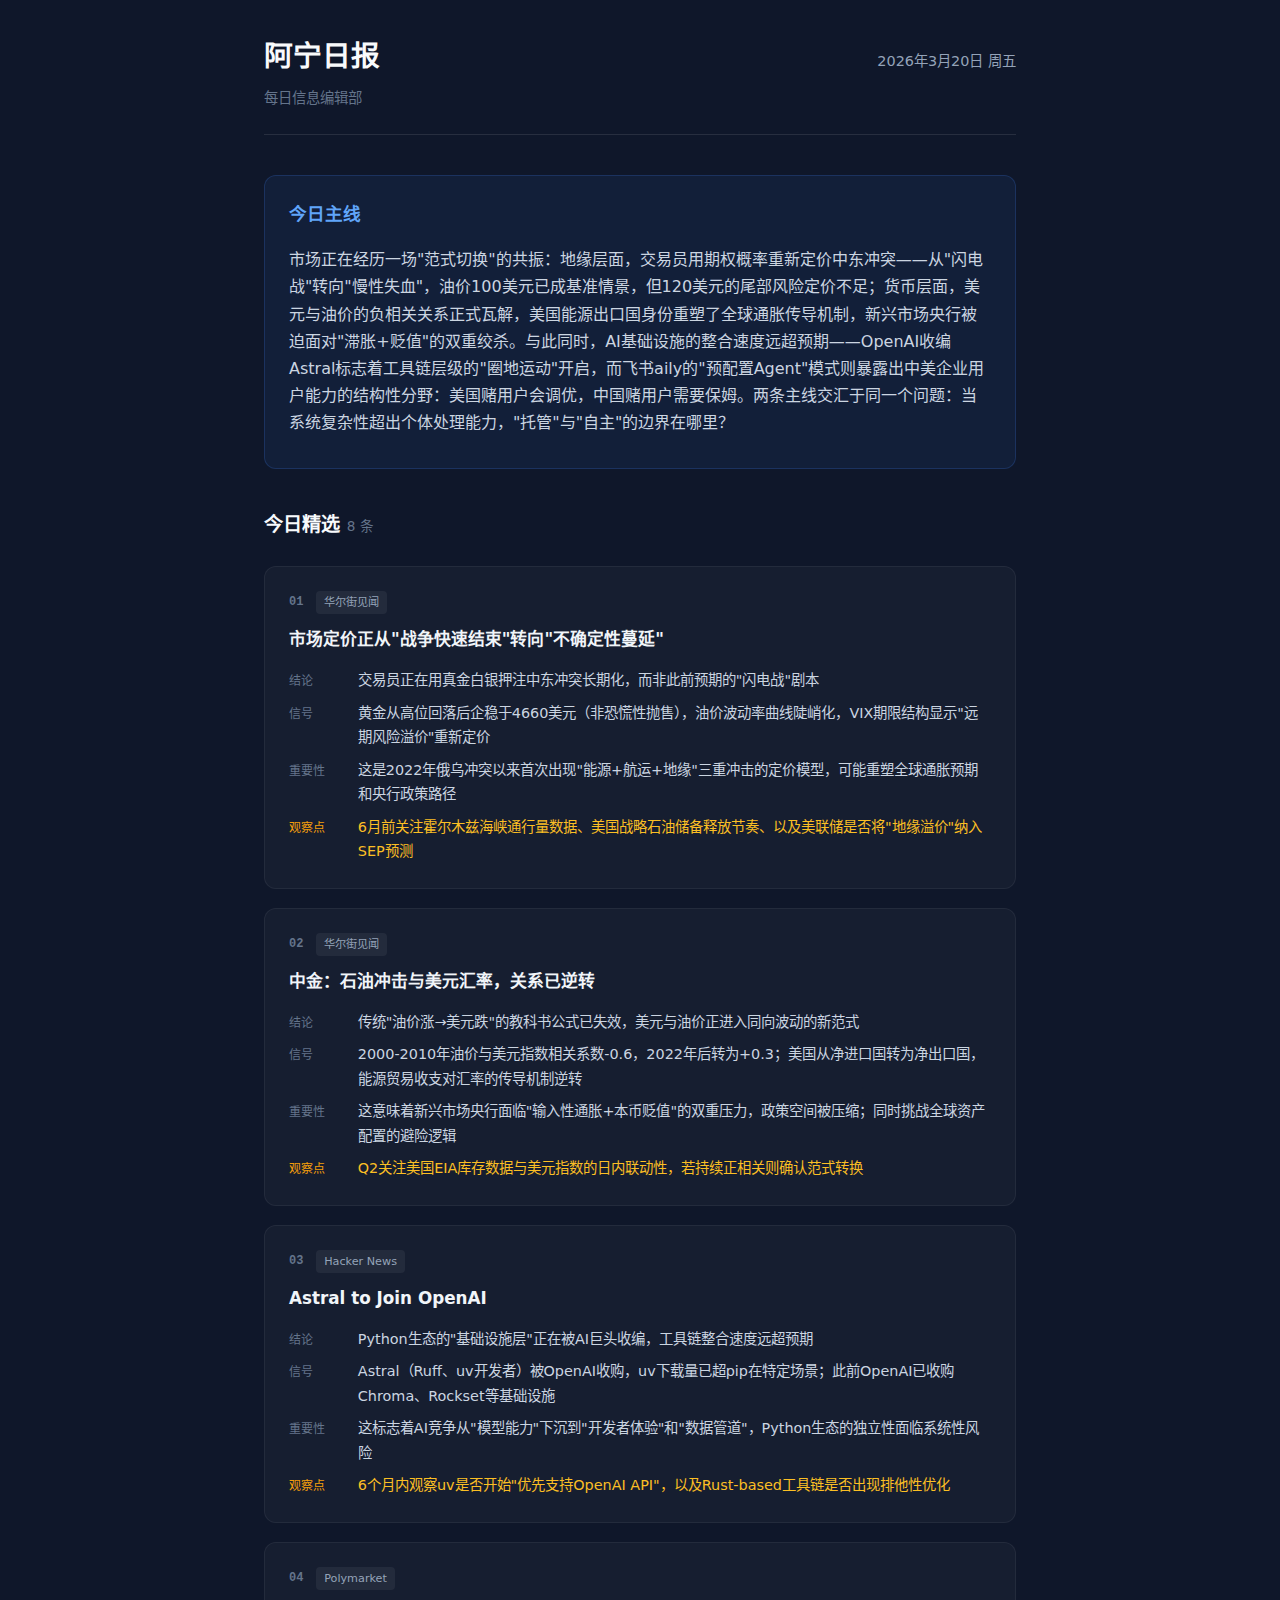
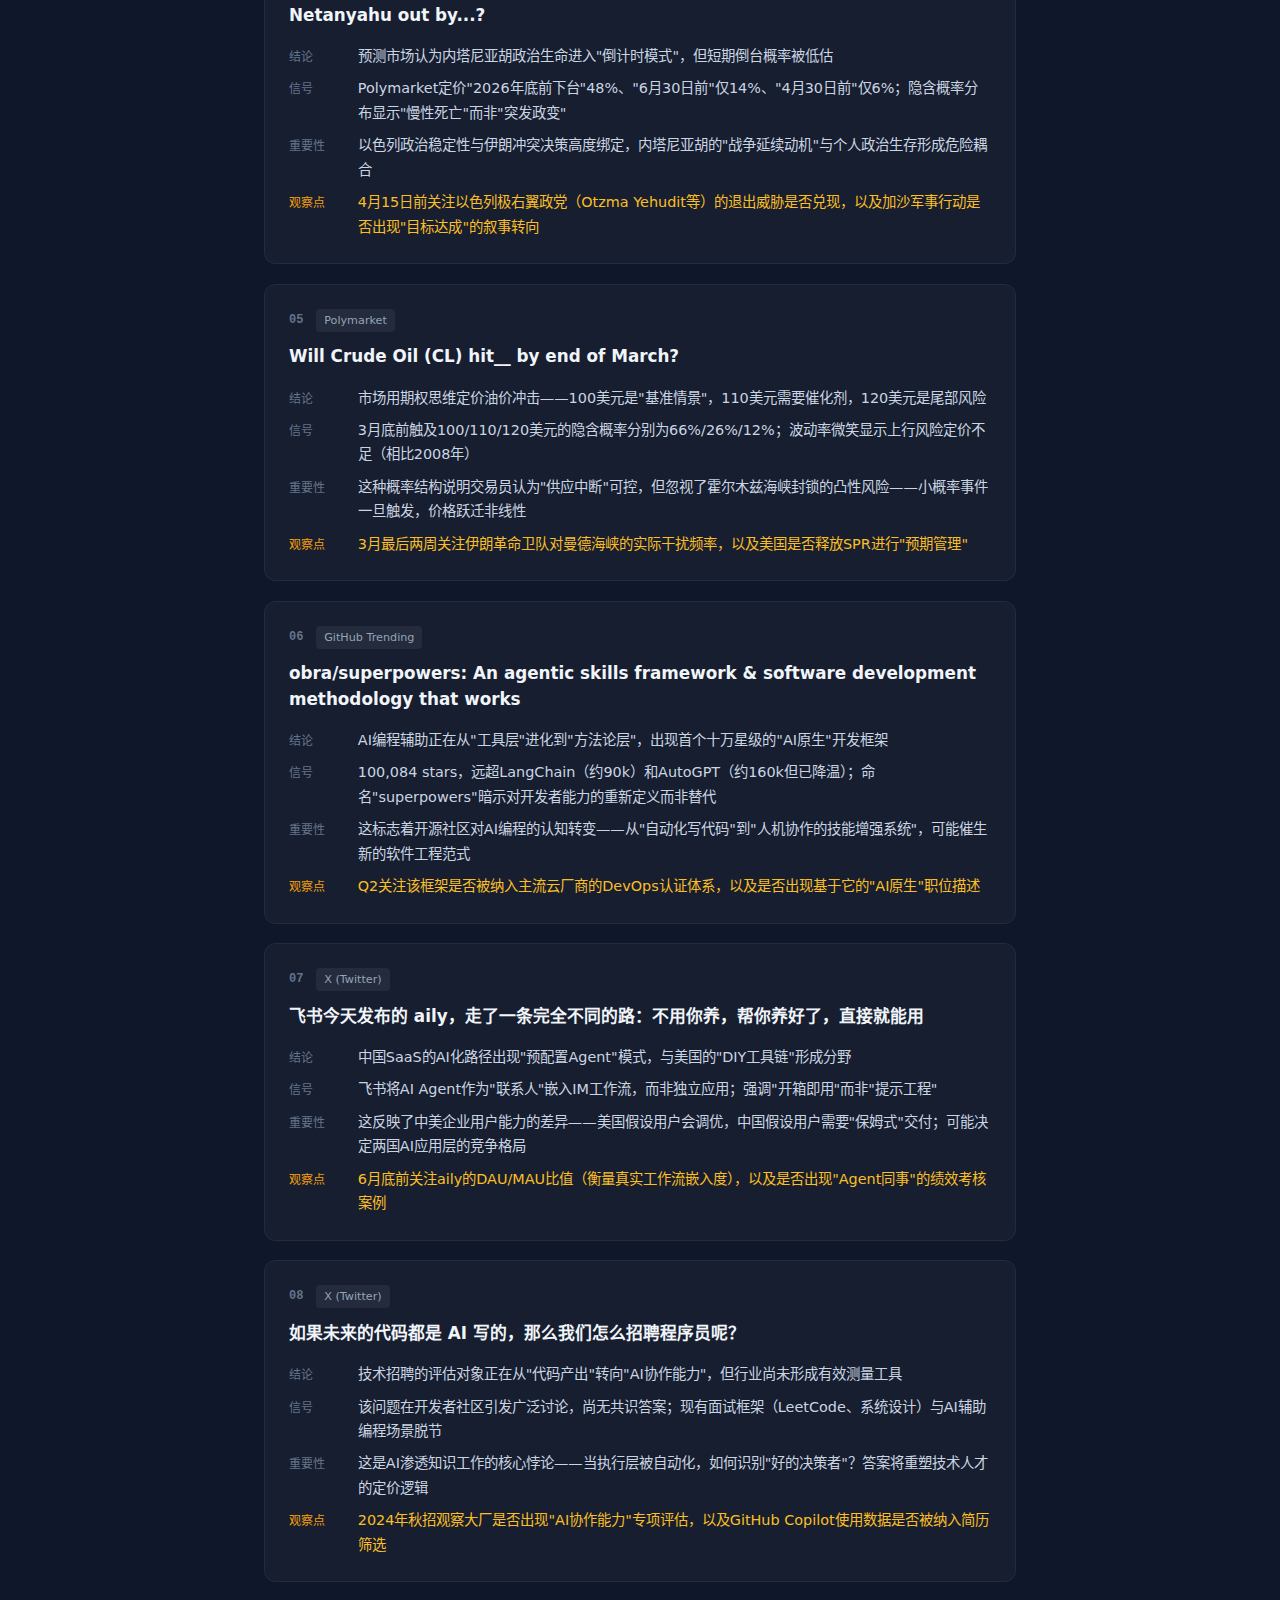
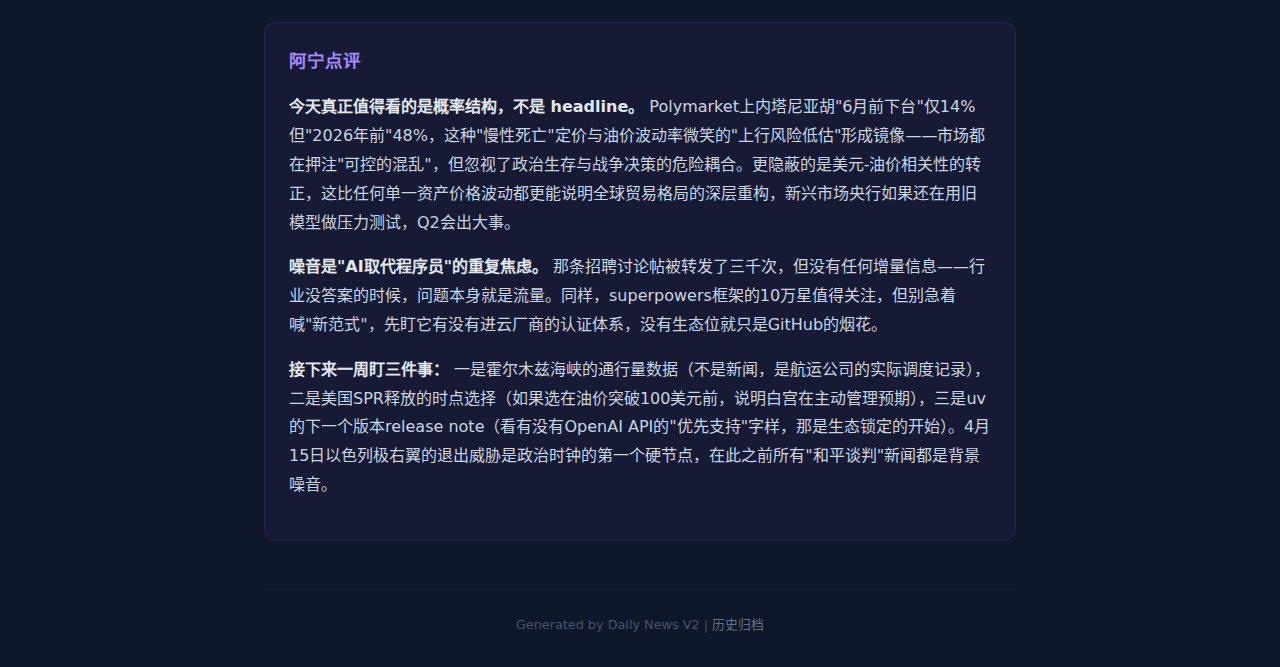
<file: docs/2026-03-20.html>
<!DOCTYPE html>
<html lang="zh-CN">
<head>
    <meta charset="UTF-8">
    <meta name="viewport" content="width=device-width, initial-scale=1.0">
    <title>2026-03-20 每日信息编辑部 - 阿宁日报</title>
    <style>
* { box-sizing: border-box; margin: 0; padding: 0; }
body {
    font-family: -apple-system, BlinkMacSystemFont, "Segoe UI", system-ui, sans-serif;
    background: #0f172a;
    color: #e2e8f0;
    line-height: 1.7;
}
.container {
    max-width: 800px;
    margin: 0 auto;
    padding: 2rem 1.5rem;
}

/* Header */
header {
    margin-bottom: 2.5rem;
    padding-bottom: 1.5rem;
    border-bottom: 1px solid rgba(255,255,255,0.1);
}
.header-top {
    display: flex;
    justify-content: space-between;
    align-items: baseline;
}
header h1 {
    font-size: 1.8rem;
    font-weight: 700;
    color: #f8fafc;
}
header time {
    font-size: 0.9rem;
    color: #94a3b8;
}
.tagline {
    font-size: 0.9rem;
    color: #64748b;
    margin-top: 0.3rem;
}

/* 今日主线 */
.main-theme {
    background: rgba(59, 130, 246, 0.08);
    border: 1px solid rgba(59, 130, 246, 0.2);
    border-radius: 12px;
    padding: 1.5rem;
    margin-bottom: 2.5rem;
}
.main-theme h2 {
    font-size: 1.1rem;
    color: #60a5fa;
    margin-bottom: 1rem;
    font-weight: 600;
}
.theme-content p {
    color: #cbd5e1;
    margin-bottom: 0.5rem;
}
.theme-content strong {
    color: #93c5fd;
    font-weight: 600;
}
hr {
    border: none;
    border-top: 1px solid rgba(255,255,255,0.08);
    margin: 1rem 0;
}

/* 条目 */
.items-section h2 {
    font-size: 1.2rem;
    color: #f8fafc;
    margin-bottom: 1.5rem;
}
.items-section .count {
    font-size: 0.85rem;
    color: #64748b;
    font-weight: 400;
}

.brief-item {
    background: rgba(255,255,255,0.03);
    border: 1px solid rgba(255,255,255,0.06);
    border-radius: 12px;
    padding: 1.5rem;
    margin-bottom: 1.2rem;
    transition: border-color 0.2s;
}
.brief-item:hover {
    border-color: rgba(59, 130, 246, 0.3);
}

.item-header {
    display: flex;
    align-items: center;
    gap: 0.8rem;
    margin-bottom: 0.8rem;
}
.item-number {
    font-size: 0.75rem;
    color: #64748b;
    font-weight: 600;
    font-family: monospace;
}
.source-badge {
    font-size: 0.7rem;
    padding: 2px 8px;
    border-radius: 4px;
    background: rgba(255,255,255,0.06);
    color: #94a3b8;
}

.item-title {
    font-size: 1.05rem;
    font-weight: 600;
    margin-bottom: 1rem;
    line-height: 1.5;
}
.item-title a {
    color: #f1f5f9;
    text-decoration: none;
}
.item-title a:hover {
    color: #60a5fa;
}
.item-title a:visited {
    color: #94a3b8;
}

.item-analysis {
    display: flex;
    flex-direction: column;
    gap: 0.5rem;
}
.analysis-row {
    display: flex;
    gap: 0.8rem;
    align-items: baseline;
}
.analysis-row .label {
    font-size: 0.75rem;
    color: #64748b;
    min-width: 3.5rem;
    font-weight: 500;
    flex-shrink: 0;
}
.analysis-row p {
    font-size: 0.9rem;
    color: #cbd5e1;
}
.analysis-row.watch .label {
    color: #f59e0b;
}
.analysis-row.watch p {
    color: #fbbf24;
}

/* 阿宁点评 */
.commentary {
    background: rgba(139, 92, 246, 0.06);
    border: 1px solid rgba(139, 92, 246, 0.15);
    border-radius: 12px;
    padding: 1.5rem;
    margin-top: 2.5rem;
}
.commentary h2 {
    font-size: 1.1rem;
    color: #a78bfa;
    margin-bottom: 1rem;
    font-weight: 600;
}
.commentary-content p {
    color: #cbd5e1;
    margin-bottom: 1rem;
    line-height: 1.8;
}
.commentary-content strong {
    color: #e2e8f0;
    font-weight: 600;
}

/* 降级 */
.degraded {
    margin-top: 1.5rem;
}
.degraded-notice {
    background: rgba(245, 158, 11, 0.1);
    border: 1px solid rgba(245, 158, 11, 0.2);
    border-radius: 8px;
    padding: 0.8rem 1rem;
    color: #fbbf24;
    font-size: 0.85rem;
    margin-bottom: 1.5rem;
}
.degraded-content h3 {
    color: #f8fafc;
    margin: 1.5rem 0 0.8rem;
    font-size: 1rem;
}
.degraded-content h4 {
    color: #cbd5e1;
    margin: 1rem 0 0.5rem;
    font-size: 0.95rem;
}
.degraded-content li {
    margin: 0.3rem 0 0.3rem 1.5rem;
    color: #94a3b8;
    font-size: 0.9rem;
}
.degraded-content a {
    color: #60a5fa;
    text-decoration: none;
}
.degraded-content a:hover {
    text-decoration: underline;
}

/* Empty */
.empty {
    text-align: center;
    padding: 4rem 0;
    color: #64748b;
    font-size: 1.1rem;
}

/* Footer */
footer {
    text-align: center;
    margin-top: 3rem;
    padding-top: 1.5rem;
    border-top: 1px solid rgba(255,255,255,0.05);
    font-size: 0.8rem;
    color: #475569;
}
footer a { color: #64748b; text-decoration: none; }
footer a:hover { color: #94a3b8; }

/* 响应式 */
@media (max-width: 640px) {
    .container { padding: 1rem; }
    header h1 { font-size: 1.4rem; }
    .header-top { flex-direction: column; gap: 0.3rem; }
    .brief-item { padding: 1.2rem; }
    .item-title { font-size: 0.95rem; }
    .analysis-row { flex-direction: column; gap: 0.2rem; }
    .analysis-row .label { min-width: auto; }
}
</style>
</head>
<body>
    <div class="container">
        <header>
            <div class="header-top">
                <h1>阿宁日报</h1>
                <time>2026年3月20日 周五</time>
            </div>
            <p class="tagline">每日信息编辑部</p>
        </header>

        
            <section class="main-theme">
                <h2>今日主线</h2>
                <div class="theme-content"><p>市场正在经历一场"范式切换"的共振：地缘层面，交易员用期权概率重新定价中东冲突——从"闪电战"转向"慢性失血"，油价100美元已成基准情景，但120美元的尾部风险定价不足；货币层面，美元与油价的负相关关系正式瓦解，美国能源出口国身份重塑了全球通胀传导机制，新兴市场央行被迫面对"滞胀+贬值"的双重绞杀。与此同时，AI基础设施的整合速度远超预期——OpenAI收编Astral标志着工具链层级的"圈地运动"开启，而飞书aily的"预配置Agent"模式则暴露出中美企业用户能力的结构性分野：美国赌用户会调优，中国赌用户需要保姆。两条主线交汇于同一个问题：当系统复杂性超出个体处理能力，"托管"与"自主"的边界在哪里？</p></div>
            </section>
            

        <section class="items-section">
            <h2>今日精选 <span class="count">8 条</span></h2>
            
            <article class="brief-item">
                <div class="item-header">
                    <span class="item-number">01</span>
                    <span class="source-badge">华尔街见闻</span>
                </div>
                <h3 class="item-title"><a href="https://wallstreetcn.com/articles/3767980" target="_blank">市场定价正从"战争快速结束"转向"不确定性蔓延"</a></h3>
                <div class="item-analysis">
                    <div class="analysis-row">
                        <span class="label">结论</span>
                        <p>交易员正在用真金白银押注中东冲突长期化，而非此前预期的"闪电战"剧本</p>
                    </div>
                    <div class="analysis-row">
                        <span class="label">信号</span>
                        <p>黄金从高位回落后企稳于4660美元（非恐慌性抛售），油价波动率曲线陡峭化，VIX期限结构显示"远期风险溢价"重新定价</p>
                    </div>
                    <div class="analysis-row">
                        <span class="label">重要性</span>
                        <p>这是2022年俄乌冲突以来首次出现"能源+航运+地缘"三重冲击的定价模型，可能重塑全球通胀预期和央行政策路径</p>
                    </div>
                    <div class="analysis-row watch">
                        <span class="label">观察点</span>
                        <p>6月前关注霍尔木兹海峡通行量数据、美国战略石油储备释放节奏、以及美联储是否将"地缘溢价"纳入SEP预测</p>
                    </div>
                </div>
            </article>
            
            <article class="brief-item">
                <div class="item-header">
                    <span class="item-number">02</span>
                    <span class="source-badge">华尔街见闻</span>
                </div>
                <h3 class="item-title"><a href="https://wallstreetcn.com/articles/3767971" target="_blank">中金：石油冲击与美元汇率，关系已逆转</a></h3>
                <div class="item-analysis">
                    <div class="analysis-row">
                        <span class="label">结论</span>
                        <p>传统"油价涨→美元跌"的教科书公式已失效，美元与油价正进入同向波动的新范式</p>
                    </div>
                    <div class="analysis-row">
                        <span class="label">信号</span>
                        <p>2000-2010年油价与美元指数相关系数-0.6，2022年后转为+0.3；美国从净进口国转为净出口国，能源贸易收支对汇率的传导机制逆转</p>
                    </div>
                    <div class="analysis-row">
                        <span class="label">重要性</span>
                        <p>这意味着新兴市场央行面临"输入性通胀+本币贬值"的双重压力，政策空间被压缩；同时挑战全球资产配置的避险逻辑</p>
                    </div>
                    <div class="analysis-row watch">
                        <span class="label">观察点</span>
                        <p>Q2关注美国EIA库存数据与美元指数的日内联动性，若持续正相关则确认范式转换</p>
                    </div>
                </div>
            </article>
            
            <article class="brief-item">
                <div class="item-header">
                    <span class="item-number">03</span>
                    <span class="source-badge">Hacker News</span>
                </div>
                <h3 class="item-title"><a href="https://astral.sh/blog/openai" target="_blank">Astral to Join OpenAI</a></h3>
                <div class="item-analysis">
                    <div class="analysis-row">
                        <span class="label">结论</span>
                        <p>Python生态的"基础设施层"正在被AI巨头收编，工具链整合速度远超预期</p>
                    </div>
                    <div class="analysis-row">
                        <span class="label">信号</span>
                        <p>Astral（Ruff、uv开发者）被OpenAI收购，uv下载量已超pip在特定场景；此前OpenAI已收购Chroma、Rockset等基础设施</p>
                    </div>
                    <div class="analysis-row">
                        <span class="label">重要性</span>
                        <p>这标志着AI竞争从"模型能力"下沉到"开发者体验"和"数据管道"，Python生态的独立性面临系统性风险</p>
                    </div>
                    <div class="analysis-row watch">
                        <span class="label">观察点</span>
                        <p>6个月内观察uv是否开始"优先支持OpenAI API"，以及Rust-based工具链是否出现排他性优化</p>
                    </div>
                </div>
            </article>
            
            <article class="brief-item">
                <div class="item-header">
                    <span class="item-number">04</span>
                    <span class="source-badge">Polymarket</span>
                </div>
                <h3 class="item-title"><a href="https://polymarket.com/event/netanyahu-out-before-2027" target="_blank">Netanyahu out by...?</a></h3>
                <div class="item-analysis">
                    <div class="analysis-row">
                        <span class="label">结论</span>
                        <p>预测市场认为内塔尼亚胡政治生命进入"倒计时模式"，但短期倒台概率被低估</p>
                    </div>
                    <div class="analysis-row">
                        <span class="label">信号</span>
                        <p>Polymarket定价"2026年底前下台"48%、"6月30日前"仅14%、"4月30日前"仅6%；隐含概率分布显示"慢性死亡"而非"突发政变"</p>
                    </div>
                    <div class="analysis-row">
                        <span class="label">重要性</span>
                        <p>以色列政治稳定性与伊朗冲突决策高度绑定，内塔尼亚胡的"战争延续动机"与个人政治生存形成危险耦合</p>
                    </div>
                    <div class="analysis-row watch">
                        <span class="label">观察点</span>
                        <p>4月15日前关注以色列极右翼政党（Otzma Yehudit等）的退出威胁是否兑现，以及加沙军事行动是否出现"目标达成"的叙事转向</p>
                    </div>
                </div>
            </article>
            
            <article class="brief-item">
                <div class="item-header">
                    <span class="item-number">05</span>
                    <span class="source-badge">Polymarket</span>
                </div>
                <h3 class="item-title"><a href="https://polymarket.com/event/will-crude-oil-cl-hit-by-end-of-march" target="_blank">Will Crude Oil (CL) hit__ by end of March?</a></h3>
                <div class="item-analysis">
                    <div class="analysis-row">
                        <span class="label">结论</span>
                        <p>市场用期权思维定价油价冲击——100美元是"基准情景"，110美元需要催化剂，120美元是尾部风险</p>
                    </div>
                    <div class="analysis-row">
                        <span class="label">信号</span>
                        <p>3月底前触及100/110/120美元的隐含概率分别为66%/26%/12%；波动率微笑显示上行风险定价不足（相比2008年）</p>
                    </div>
                    <div class="analysis-row">
                        <span class="label">重要性</span>
                        <p>这种概率结构说明交易员认为"供应中断"可控，但忽视了霍尔木兹海峡封锁的凸性风险——小概率事件一旦触发，价格跃迁非线性</p>
                    </div>
                    <div class="analysis-row watch">
                        <span class="label">观察点</span>
                        <p>3月最后两周关注伊朗革命卫队对曼德海峡的实际干扰频率，以及美国是否释放SPR进行"预期管理"</p>
                    </div>
                </div>
            </article>
            
            <article class="brief-item">
                <div class="item-header">
                    <span class="item-number">06</span>
                    <span class="source-badge">GitHub Trending</span>
                </div>
                <h3 class="item-title"><a href="https://github.com/obra/superpowers" target="_blank">obra/superpowers: An agentic skills framework & software development methodology that works</a></h3>
                <div class="item-analysis">
                    <div class="analysis-row">
                        <span class="label">结论</span>
                        <p>AI编程辅助正在从"工具层"进化到"方法论层"，出现首个十万星级的"AI原生"开发框架</p>
                    </div>
                    <div class="analysis-row">
                        <span class="label">信号</span>
                        <p>100,084 stars，远超LangChain（约90k）和AutoGPT（约160k但已降温）；命名"superpowers"暗示对开发者能力的重新定义而非替代</p>
                    </div>
                    <div class="analysis-row">
                        <span class="label">重要性</span>
                        <p>这标志着开源社区对AI编程的认知转变——从"自动化写代码"到"人机协作的技能增强系统"，可能催生新的软件工程范式</p>
                    </div>
                    <div class="analysis-row watch">
                        <span class="label">观察点</span>
                        <p>Q2关注该框架是否被纳入主流云厂商的DevOps认证体系，以及是否出现基于它的"AI原生"职位描述</p>
                    </div>
                </div>
            </article>
            
            <article class="brief-item">
                <div class="item-header">
                    <span class="item-number">07</span>
                    <span class="source-badge">X (Twitter)</span>
                </div>
                <h3 class="item-title"><a href="https://x.com//status/2034635831865160148" target="_blank">飞书今天发布的 aily，走了一条完全不同的路：不用你养，帮你养好了，直接就能用</a></h3>
                <div class="item-analysis">
                    <div class="analysis-row">
                        <span class="label">结论</span>
                        <p>中国SaaS的AI化路径出现"预配置Agent"模式，与美国的"DIY工具链"形成分野</p>
                    </div>
                    <div class="analysis-row">
                        <span class="label">信号</span>
                        <p>飞书将AI Agent作为"联系人"嵌入IM工作流，而非独立应用；强调"开箱即用"而非"提示工程"</p>
                    </div>
                    <div class="analysis-row">
                        <span class="label">重要性</span>
                        <p>这反映了中美企业用户能力的差异——美国假设用户会调优，中国假设用户需要"保姆式"交付；可能决定两国AI应用层的竞争格局</p>
                    </div>
                    <div class="analysis-row watch">
                        <span class="label">观察点</span>
                        <p>6月底前关注aily的DAU/MAU比值（衡量真实工作流嵌入度），以及是否出现"Agent同事"的绩效考核案例</p>
                    </div>
                </div>
            </article>
            
            <article class="brief-item">
                <div class="item-header">
                    <span class="item-number">08</span>
                    <span class="source-badge">X (Twitter)</span>
                </div>
                <h3 class="item-title"><a href="https://x.com//status/2034809336233652654" target="_blank">如果未来的代码都是 AI 写的，那么我们怎么招聘程序员呢？</a></h3>
                <div class="item-analysis">
                    <div class="analysis-row">
                        <span class="label">结论</span>
                        <p>技术招聘的评估对象正在从"代码产出"转向"AI协作能力"，但行业尚未形成有效测量工具</p>
                    </div>
                    <div class="analysis-row">
                        <span class="label">信号</span>
                        <p>该问题在开发者社区引发广泛讨论，尚无共识答案；现有面试框架（LeetCode、系统设计）与AI辅助编程场景脱节</p>
                    </div>
                    <div class="analysis-row">
                        <span class="label">重要性</span>
                        <p>这是AI渗透知识工作的核心悖论——当执行层被自动化，如何识别"好的决策者"？答案将重塑技术人才的定价逻辑</p>
                    </div>
                    <div class="analysis-row watch">
                        <span class="label">观察点</span>
                        <p>2024年秋招观察大厂是否出现"AI协作能力"专项评估，以及GitHub Copilot使用数据是否被纳入简历筛选</p>
                    </div>
                </div>
            </article>
            
        </section>

        
        
            <section class="commentary">
                <h2>阿宁点评</h2>
                <div class="commentary-content"><p><strong>今天真正值得看的是概率结构，不是 headline。</strong> Polymarket上内塔尼亚胡"6月前下台"仅14%但"2026年前"48%，这种"慢性死亡"定价与油价波动率微笑的"上行风险低估"形成镜像——市场都在押注"可控的混乱"，但忽视了政治生存与战争决策的危险耦合。更隐蔽的是美元-油价相关性的转正，这比任何单一资产价格波动都更能说明全球贸易格局的深层重构，新兴市场央行如果还在用旧模型做压力测试，Q2会出大事。</p>
<p><strong>噪音是"AI取代程序员"的重复焦虑。</strong> 那条招聘讨论帖被转发了三千次，但没有任何增量信息——行业没答案的时候，问题本身就是流量。同样，superpowers框架的10万星值得关注，但别急着喊"新范式"，先盯它有没有进云厂商的认证体系，没有生态位就只是GitHub的烟花。</p>
<p><strong>接下来一周盯三件事：</strong> 一是霍尔木兹海峡的通行量数据（不是新闻，是航运公司的实际调度记录），二是美国SPR释放的时点选择（如果选在油价突破100美元前，说明白宫在主动管理预期），三是uv的下一个版本release note（看有没有OpenAI API的"优先支持"字样，那是生态锁定的开始）。4月15日以色列极右翼的退出威胁是政治时钟的第一个硬节点，在此之前所有"和平谈判"新闻都是背景噪音。</p></div>
            </section>
            

        <footer>
            <p>Generated by Daily News V2 | <a href="history.html">历史归档</a></p>
        </footer>
    </div>
</body>
</html>
</file>
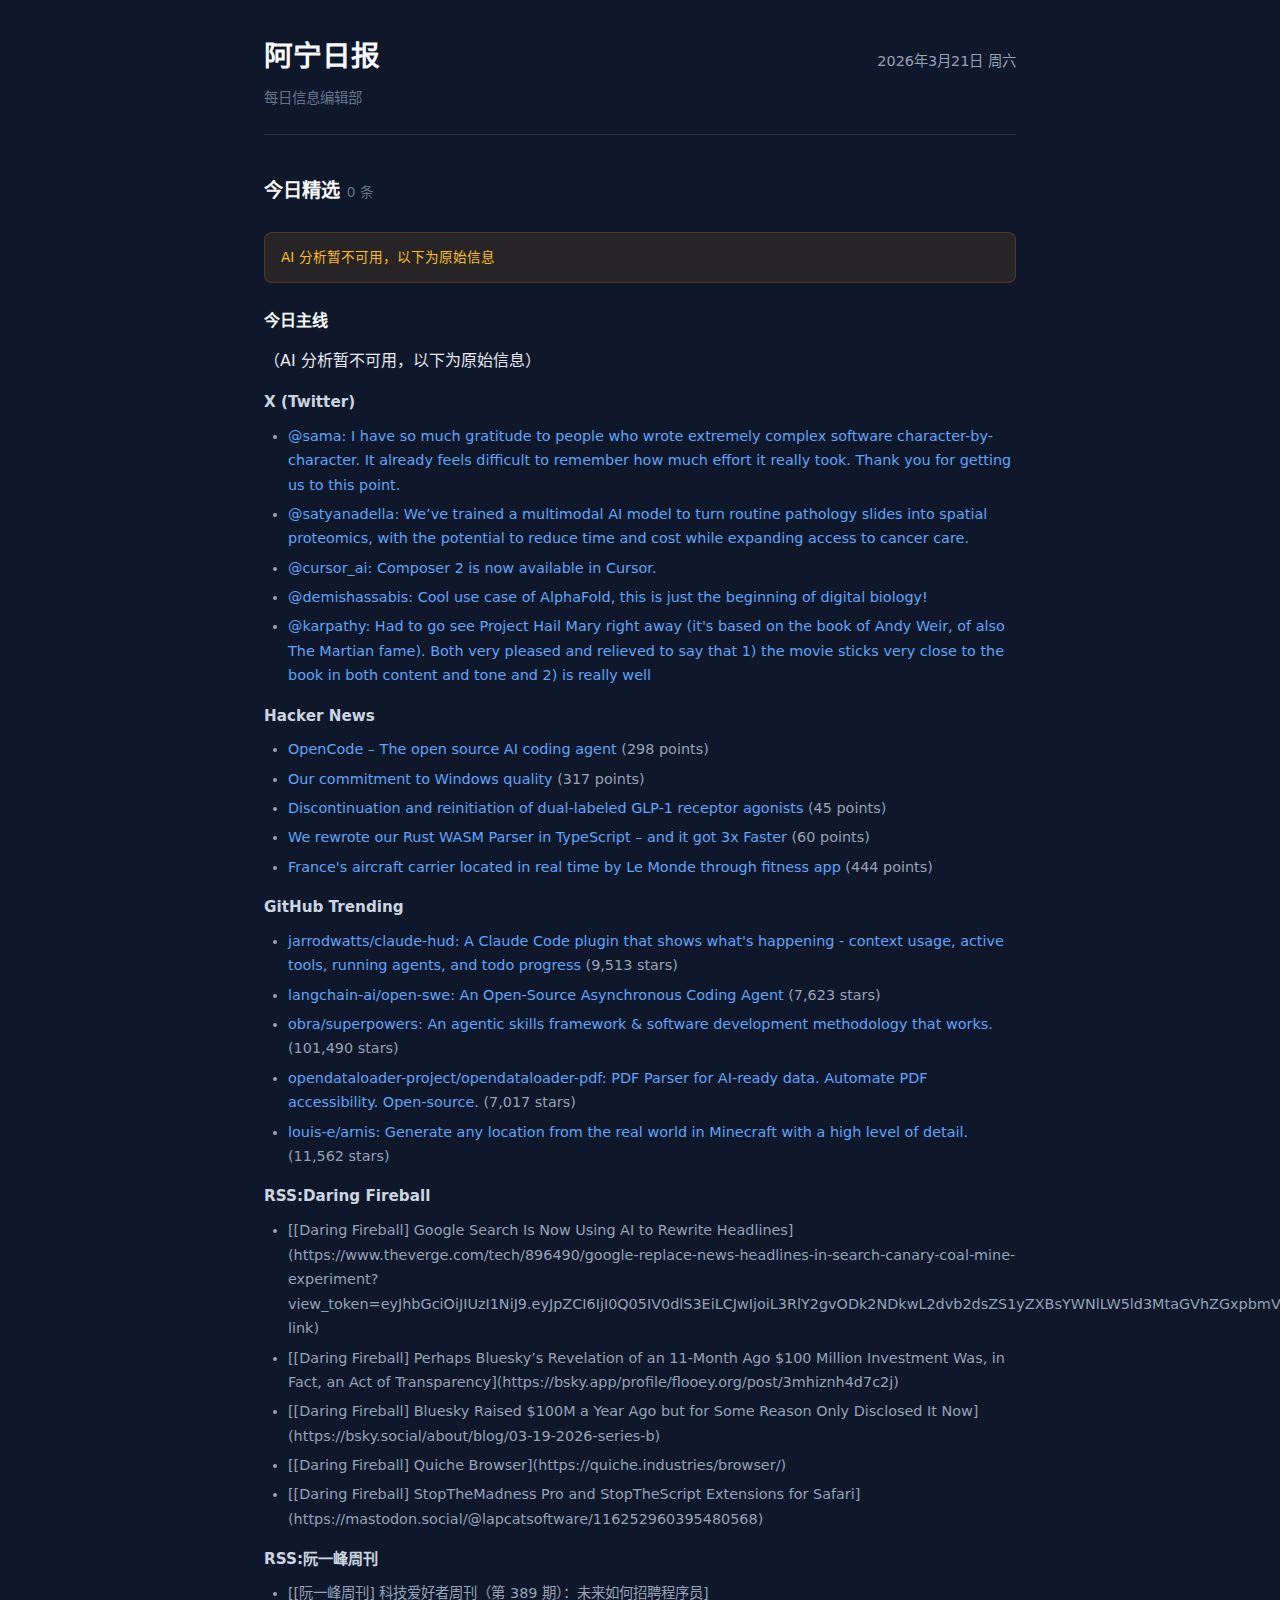
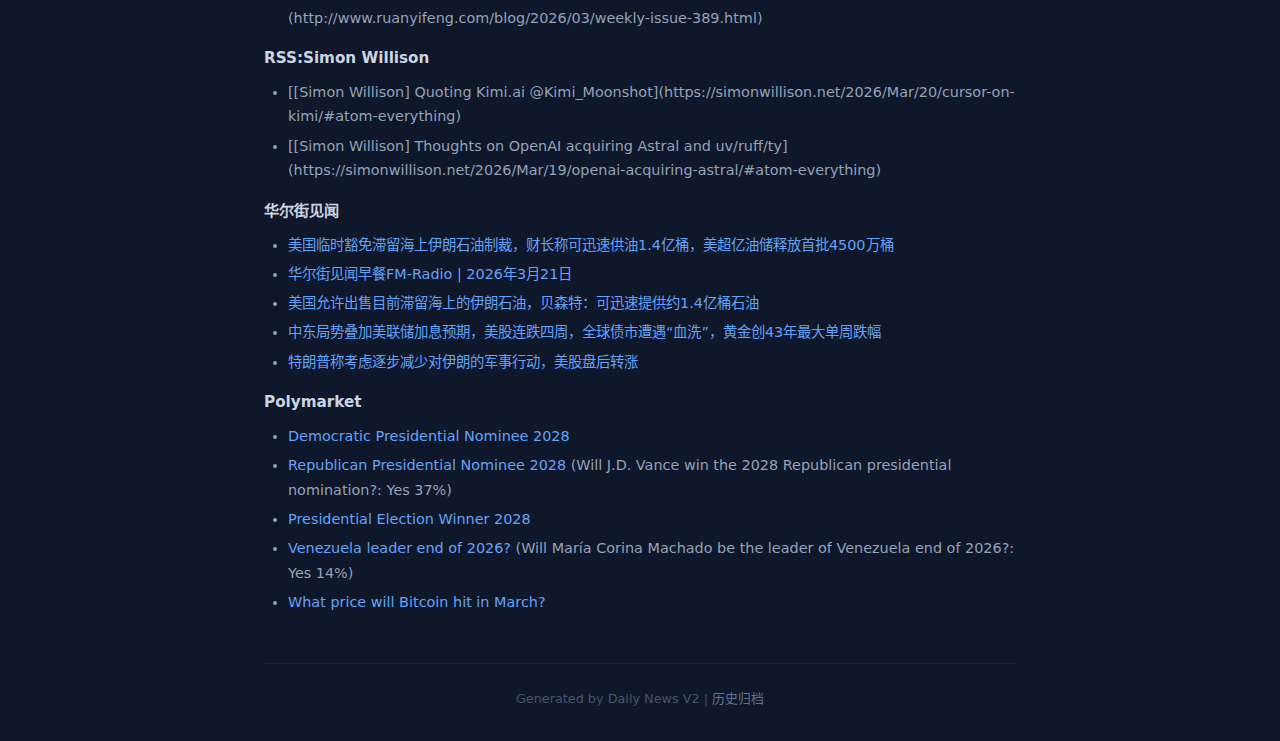
<file: docs/2026-03-21.html>
<!DOCTYPE html>
<html lang="zh-CN">
<head>
    <meta charset="UTF-8">
    <meta name="viewport" content="width=device-width, initial-scale=1.0">
    <title>2026-03-21 每日信息编辑部 - 阿宁日报</title>
    <style>
* { box-sizing: border-box; margin: 0; padding: 0; }
body {
    font-family: -apple-system, BlinkMacSystemFont, "Segoe UI", system-ui, sans-serif;
    background: #0f172a;
    color: #e2e8f0;
    line-height: 1.7;
}
.container {
    max-width: 800px;
    margin: 0 auto;
    padding: 2rem 1.5rem;
}

/* Header */
header {
    margin-bottom: 2.5rem;
    padding-bottom: 1.5rem;
    border-bottom: 1px solid rgba(255,255,255,0.1);
}
.header-top {
    display: flex;
    justify-content: space-between;
    align-items: baseline;
}
header h1 {
    font-size: 1.8rem;
    font-weight: 700;
    color: #f8fafc;
}
header time {
    font-size: 0.9rem;
    color: #94a3b8;
}
.tagline {
    font-size: 0.9rem;
    color: #64748b;
    margin-top: 0.3rem;
}

/* 今日主线 */
.main-theme {
    background: rgba(59, 130, 246, 0.08);
    border: 1px solid rgba(59, 130, 246, 0.2);
    border-radius: 12px;
    padding: 1.5rem;
    margin-bottom: 2.5rem;
}
.main-theme h2 {
    font-size: 1.1rem;
    color: #60a5fa;
    margin-bottom: 1rem;
    font-weight: 600;
}
.theme-content p {
    color: #cbd5e1;
    margin-bottom: 0.8rem;
    line-height: 1.9;
    text-align: justify;
}
.theme-content strong {
    color: #93c5fd;
    font-weight: 600;
}
hr {
    border: none;
    border-top: 1px solid rgba(255,255,255,0.08);
    margin: 1rem 0;
}

/* 条目 */
.items-section h2 {
    font-size: 1.2rem;
    color: #f8fafc;
    margin-bottom: 1.5rem;
}
.items-section .count {
    font-size: 0.85rem;
    color: #64748b;
    font-weight: 400;
}

.brief-item {
    background: rgba(255,255,255,0.03);
    border: 1px solid rgba(255,255,255,0.06);
    border-radius: 12px;
    padding: 1.5rem;
    margin-bottom: 1.2rem;
    transition: border-color 0.2s;
}
.brief-item:hover {
    border-color: rgba(59, 130, 246, 0.3);
}

.item-header {
    display: flex;
    align-items: center;
    gap: 0.8rem;
    margin-bottom: 0.8rem;
}
.item-number {
    font-size: 0.75rem;
    color: #64748b;
    font-weight: 600;
    font-family: monospace;
}
.source-badge {
    font-size: 0.7rem;
    padding: 2px 8px;
    border-radius: 4px;
    background: rgba(255,255,255,0.06);
    color: #94a3b8;
}

.item-title {
    font-size: 1.05rem;
    font-weight: 600;
    margin-bottom: 1rem;
    line-height: 1.5;
}
.item-title a {
    color: #f1f5f9;
    text-decoration: none;
}
.item-title a:hover {
    color: #60a5fa;
}
.item-title a:visited {
    color: #94a3b8;
}

.item-analysis {
    display: flex;
    flex-direction: column;
    gap: 0.5rem;
}
.analysis-row {
    display: flex;
    gap: 0.8rem;
    align-items: baseline;
}
.analysis-row .label {
    font-size: 0.75rem;
    color: #64748b;
    min-width: 3.5rem;
    font-weight: 500;
    flex-shrink: 0;
}
.analysis-row p {
    font-size: 0.9rem;
    color: #cbd5e1;
}
.analysis-row.watch .label {
    color: #d97706;
}
.analysis-row.watch p {
    color: #e5a23c;
}

/* 观察点回顾 */
.watchpoints {
    background: rgba(16, 185, 129, 0.06);
    border: 1px solid rgba(16, 185, 129, 0.15);
    border-radius: 12px;
    padding: 1.5rem;
    margin-bottom: 2.5rem;
}
.watchpoints h2 {
    font-size: 1.1rem;
    color: #10b981;
    margin-bottom: 1rem;
    font-weight: 600;
}
.watchpoints .count {
    font-size: 0.85rem;
    color: #64748b;
    font-weight: 400;
}
.wp-item {
    padding: 1rem;
    margin-bottom: 0.8rem;
    border-radius: 8px;
    background: rgba(255,255,255,0.03);
    border-left: 3px solid #64748b;
}
.wp-item.wp-verified { border-left-color: #10b981; }
.wp-item.wp-invalidated { border-left-color: #ef4444; }
.wp-item.wp-progress { border-left-color: #f59e0b; }
.wp-header {
    display: flex;
    justify-content: space-between;
    align-items: center;
    margin-bottom: 0.5rem;
}
.wp-status { font-size: 0.85rem; }
.wp-date { font-size: 0.75rem; color: #64748b; }
.wp-watch {
    font-size: 0.9rem;
    color: #94a3b8;
    margin-bottom: 0.4rem;
    font-style: italic;
}
.wp-review {
    font-size: 0.9rem;
    color: #e2e8f0;
}

/* 阿宁点评 */
.commentary {
    background: rgba(139, 92, 246, 0.06);
    border: 1px solid rgba(139, 92, 246, 0.15);
    border-radius: 12px;
    padding: 1.5rem;
    margin-top: 2.5rem;
}
.commentary h2 {
    font-size: 1.1rem;
    color: #a78bfa;
    margin-bottom: 1rem;
    font-weight: 600;
}
.commentary-content p {
    color: #cbd5e1;
    margin-bottom: 1.2rem;
    line-height: 1.9;
    text-align: justify;
}
.commentary-content h3,
.commentary-content h4 {
    color: #c4b5fd;
    margin: 1.5rem 0 0.6rem;
    font-size: 0.95rem;
}
.commentary-content strong {
    color: #e2e8f0;
    font-weight: 600;
}

/* 降级 */
.degraded {
    margin-top: 1.5rem;
}
.degraded-notice {
    background: rgba(245, 158, 11, 0.1);
    border: 1px solid rgba(245, 158, 11, 0.2);
    border-radius: 8px;
    padding: 0.8rem 1rem;
    color: #fbbf24;
    font-size: 0.85rem;
    margin-bottom: 1.5rem;
}
.degraded-content h3 {
    color: #f8fafc;
    margin: 1.5rem 0 0.8rem;
    font-size: 1rem;
}
.degraded-content h4 {
    color: #cbd5e1;
    margin: 1rem 0 0.5rem;
    font-size: 0.95rem;
}
.degraded-content li {
    margin: 0.3rem 0 0.3rem 1.5rem;
    color: #94a3b8;
    font-size: 0.9rem;
}
.degraded-content a {
    color: #60a5fa;
    text-decoration: none;
}
.degraded-content a:hover {
    text-decoration: underline;
}

/* Empty */
.empty {
    text-align: center;
    padding: 4rem 0;
    color: #64748b;
    font-size: 1.1rem;
}

/* Footer */
footer {
    text-align: center;
    margin-top: 3rem;
    padding-top: 1.5rem;
    border-top: 1px solid rgba(255,255,255,0.05);
    font-size: 0.8rem;
    color: #475569;
}
footer a { color: #64748b; text-decoration: none; }
footer a:hover { color: #94a3b8; }

/* 响应式 */
@media (max-width: 640px) {
    .container { padding: 1rem; }
    header h1 { font-size: 1.4rem; }
    .header-top { flex-direction: column; gap: 0.3rem; }
    .brief-item { padding: 1.2rem; }
    .item-title { font-size: 0.95rem; }
    .analysis-row { flex-direction: column; gap: 0.2rem; }
    .analysis-row .label { min-width: auto; }
}
</style>
</head>
<body>
    <div class="container">
        <header>
            <div class="header-top">
                <h1>阿宁日报</h1>
                <time>2026年3月21日 周六</time>
            </div>
            <p class="tagline">每日信息编辑部</p>
        </header>

        

        

        <section class="items-section">
            <h2>今日精选 <span class="count">0 条</span></h2>
            
        </section>

        
            <section class="degraded">
                <div class="degraded-notice">AI 分析暂不可用，以下为原始信息</div>
                <div class="degraded-content"><h3>今日主线</h3>
<p>（AI 分析暂不可用，以下为原始信息）</p>
<h4>X (Twitter)</h4>
<li><a href="https://x.com/sama/status/2033935276079510011" target="_blank">@sama: I have so much gratitude to people who wrote extremely complex software character-by-character. It already feels difficult to remember how much effort it really took. Thank you for getting us to this point.</a></li>
<li><a href="https://x.com/satyanadella/status/2033187856370557379" target="_blank">@satyanadella: We’ve trained a multimodal AI model to turn routine pathology slides into spatial proteomics, with the potential to reduce time and cost while expanding access to cancer care.</a></li>
<li><a href="https://x.com/cursor_ai/status/2034668943676244133" target="_blank">@cursor_ai: Composer 2 is now available in Cursor.</a></li>
<li><a href="https://x.com/demishassabis/status/2033010713413754987" target="_blank">@demishassabis: Cool use case of AlphaFold, this is just the beginning of digital biology!</a></li>
<li><a href="https://x.com/karpathy/status/2034865693544604001" target="_blank">@karpathy: Had to go see Project Hail Mary right away (it's based on the book of Andy Weir, of also The Martian fame). Both very pleased and relieved to say that 1) the movie sticks very close to the book in both content and tone and 2) is really well</a></li>
<h4>Hacker News</h4>
<li><a href="https://opencode.ai/" target="_blank">OpenCode – The open source AI coding agent</a> (298 points)</li>
<li><a href="https://blogs.windows.com/windows-insider/2026/03/20/our-commitment-to-windows-quality/" target="_blank">Our commitment to Windows quality</a> (317 points)</li>
<li><a href="https://nautil.us/whiplash-heart-attack-and-stroke-risk-jumps-when-people-stop-taking-glp-1s-1279029" target="_blank">Discontinuation and reinitiation of dual-labeled GLP-1 receptor agonists</a> (45 points)</li>
<li><a href="https://www.openui.com/blog/rust-wasm-parser" target="_blank">We rewrote our Rust WASM Parser in TypeScript – and it got 3x Faster</a> (60 points)</li>
<li><a href="https://www.lemonde.fr/en/international/article/2026/03/20/stravaleaks-france-s-aircraft-carrier-located-in-real-time-by-le-monde-through-fitness-app_6751640_4.html" target="_blank">France's aircraft carrier located in real time by Le Monde through fitness app</a> (444 points)</li>
<h4>GitHub Trending</h4>
<li><a href="https://github.com/jarrodwatts/claude-hud" target="_blank">jarrodwatts/claude-hud: A Claude Code plugin that shows what's happening - context usage, active tools, running agents, and todo progress</a> (9,513 stars)</li>
<li><a href="https://github.com/langchain-ai/open-swe" target="_blank">langchain-ai/open-swe: An Open-Source Asynchronous Coding Agent</a> (7,623 stars)</li>
<li><a href="https://github.com/obra/superpowers" target="_blank">obra/superpowers: An agentic skills framework & software development methodology that works.</a> (101,490 stars)</li>
<li><a href="https://github.com/opendataloader-project/opendataloader-pdf" target="_blank">opendataloader-project/opendataloader-pdf: PDF Parser for AI-ready data. Automate PDF accessibility. Open-source.</a> (7,017 stars)</li>
<li><a href="https://github.com/louis-e/arnis" target="_blank">louis-e/arnis: Generate any location from the real world in Minecraft with a high level of detail.</a> (11,562 stars)</li>
<h4>RSS:Daring Fireball</h4>
<li>[[Daring Fireball] Google Search Is Now Using AI to Rewrite Headlines](https://www.theverge.com/tech/896490/google-replace-news-headlines-in-search-canary-coal-mine-experiment?view_token=eyJhbGciOiJIUzI1NiJ9.eyJpZCI6IjI0Q05IV0dlS3EiLCJwIjoiL3RlY2gvODk2NDkwL2dvb2dsZS1yZXBsYWNlLW5ld3MtaGVhZGxpbmVzLWluLXNlYXJjaC1jYW5hcnktY29hbC1taW5lLWV4cGVyaW1lbnQiLCJleHAiOjE3NzQ0NzIwOTAsImlhdCI6MTc3NDA0MDA5MH0.3exwHWG6qdR5YeFLjzS1qvUy3tgfASQhbFZDTbHrkKE&utm_medium=gift-link)</li>
<li>[[Daring Fireball] Perhaps Bluesky’s Revelation of an 11-Month Ago $100 Million Investment Was, in Fact, an Act of Transparency](https://bsky.app/profile/flooey.org/post/3mhiznh4d7c2j)</li>
<li>[[Daring Fireball] Bluesky Raised $100M a Year Ago but for Some Reason Only Disclosed It Now](https://bsky.social/about/blog/03-19-2026-series-b)</li>
<li>[[Daring Fireball] Quiche Browser](https://quiche.industries/browser/)</li>
<li>[[Daring Fireball] StopTheMadness Pro and StopTheScript Extensions for Safari](https://mastodon.social/@lapcatsoftware/116252960395480568)</li>
<h4>RSS:阮一峰周刊</h4>
<li>[[阮一峰周刊] 科技爱好者周刊（第 389 期）：未来如何招聘程序员](http://www.ruanyifeng.com/blog/2026/03/weekly-issue-389.html)</li>
<h4>RSS:Simon Willison</h4>
<li>[[Simon Willison] Quoting Kimi.ai @Kimi_Moonshot](https://simonwillison.net/2026/Mar/20/cursor-on-kimi/#atom-everything)</li>
<li>[[Simon Willison] Thoughts on OpenAI acquiring Astral and uv/ruff/ty](https://simonwillison.net/2026/Mar/19/openai-acquiring-astral/#atom-everything)</li>
<h4>华尔街见闻</h4>
<li><a href="https://wallstreetcn.com/articles/3768040" target="_blank">美国临时豁免滞留海上伊朗石油制裁，财长称可迅速供油1.4亿桶，美超亿油储释放首批4500万桶</a></li>
<li><a href="https://wallstreetcn.com/articles/3768042" target="_blank">华尔街见闻早餐FM-Radio | 2026年3月21日</a></li>
<li><a href="https://wallstreetcn.com/livenews/3074382" target="_blank">美国允许出售目前滞留海上的伊朗石油，贝森特：可迅速提供约1.4亿桶石油</a></li>
<li><a href="https://wallstreetcn.com/articles/3767994" target="_blank">中东局势叠加美联储加息预期，美股连跌四周，全球债市遭遇“血洗”，黄金创43年最大单周跌幅</a></li>
<li><a href="https://wallstreetcn.com/articles/3768039" target="_blank">特朗普称考虑逐步减少对伊朗的军事行动，美股盘后转涨</a></li>
<h4>Polymarket</h4>
<li><a href="https://polymarket.com/event/democratic-presidential-nominee-2028" target="_blank">Democratic Presidential Nominee 2028</a></li>
<li><a href="https://polymarket.com/event/republican-presidential-nominee-2028" target="_blank">Republican Presidential Nominee 2028</a> (Will J.D. Vance win the 2028 Republican presidential nomination?: Yes 37%)</li>
<li><a href="https://polymarket.com/event/presidential-election-winner-2028" target="_blank">Presidential Election Winner 2028</a></li>
<li><a href="https://polymarket.com/event/venezuela-leader-end-of-2026" target="_blank">Venezuela leader end of 2026?</a> (Will María Corina Machado be the leader of Venezuela end of 2026?: Yes 14%)</li>
<li><a href="https://polymarket.com/event/what-price-will-bitcoin-hit-in-march-2026" target="_blank">What price will Bitcoin hit in March?</a></li></div>
            </section>
            
        

        <footer>
            <p>Generated by Daily News V2 | <a href="history.html">历史归档</a></p>
        </footer>
    </div>
</body>
</html>
</file>
<file: style.css>
/* 基础重置 */
* { box-sizing: border-box; margin: 0; padding: 0; }
body {
    font-family: -apple-system, BlinkMacSystemFont, "Segoe UI", Roboto, Helvetica, Arial, sans-serif;
    background: #0f172a; /* Fallback */
    background: var(--bg-gradient);
    color: var(--text-primary);
    min-height: 100vh;
    line-height: 1.6;
}

/* 布局容器 */
.app-container {
    max-width: 1200px;
    margin: 0 auto;
    padding: 2rem;
}

/* 头部样式 */
.main-header {
    margin-bottom: 1.5rem; /* Reduced bottom margin to fit summary */
    padding-bottom: 1.5rem;
    border-bottom: 1px solid rgba(255, 255, 255, 0.1);
}
.header-content {
    display: flex;
    justify-content: space-between;
    align-items: center;
}
.logo-area {
    display: flex;
    align-items: center;
    gap: 1rem;
}
.logo-icon {
    font-size: 2.5rem;
    background: rgba(255, 255, 255, 0.1);
    width: 60px;
    height: 60px;
    border-radius: 12px;
    display: flex;
    align-items: center;
    justify-content: center;
}
.logo-text h1 {
    font-size: 1.5rem;
    font-weight: 700;
    color: var(--title-color);
    margin-bottom: 0.2rem;
}
.subtitle {
    font-size: 0.9rem;
    opacity: 0.7;
    font-weight: 400;
}
.date-display {
    background: rgba(255, 255, 255, 0.05);
    padding: 0.5rem 1rem;
    border-radius: 20px;
    font-size: 0.9rem;
    display: flex;
    align-items: center;
    gap: 0.5rem;
    backdrop-filter: blur(5px);
}

/* Daily Summary */
.daily-summary {
    background: rgba(255, 255, 255, 0.05);
    border: 1px solid rgba(255, 255, 255, 0.1);
    border-radius: 12px;
    padding: 1rem 1.5rem;
    margin-bottom: 2.5rem;
    backdrop-filter: blur(5px);
}
.summary-content {
    display: flex;
    gap: 1rem;
    align-items: flex-start;
}
.summary-icon {
    font-size: 1.5rem;
    margin-top: 0.2rem;
}
.daily-summary p {
    font-size: 1rem;
    line-height: 1.6;
    color: #eceff4;
    margin: 0;
    max-width: 800px;
}

/* 分类部分 */
.category-section {
    margin-bottom: 2.5rem;
}
.category-header {
    display: flex;
    align-items: center;
    gap: 0.8rem;
    margin-bottom: 1.2rem;
    padding-left: 0.5rem;
    border-left: 4px solid var(--accent-color);
}
.category-icon { font-size: 1.4rem; }
.category-title {
    font-size: 1.4rem;
    font-weight: 600;
    color: #fff;
}
.category-count {
    background: rgba(255,255,255,0.1);
    padding: 2px 8px;
    border-radius: 10px;
    font-size: 0.75rem;
    opacity: 0.8;
}

/* Tabs 导航 */
.tabs-nav {
    display: flex;
    justify-content: center;
    gap: 1rem;
    margin-bottom: 2.5rem;
    flex-wrap: wrap;
}
.tab-btn {
    background: rgba(255, 255, 255, 0.05);
    border: 1px solid rgba(255, 255, 255, 0.1);
    padding: 0.8rem 1.5rem;
    border-radius: 2rem;
    color: var(--text-primary);
    cursor: pointer;
    font-size: 1rem;
    transition: all 0.3s ease;
    display: flex;
    align-items: center;
    gap: 0.5rem;
}
.tab-btn:hover {
    background: rgba(255, 255, 255, 0.1);
    transform: translateY(-2px);
}
.tab-btn.active {
    background: var(--accent-color);
    border-color: var(--accent-color);
    color: #fff;
    box-shadow: 0 4px 15px rgba(66, 165, 245, 0.4);
}
.tab-count {
    background: rgba(0, 0, 0, 0.2);
    padding: 2px 8px;
    border-radius: 10px;
    font-size: 0.8rem;
}

/* Tab 内容显隐 */
.tab-content {
    display: none;
    animation: fadeIn 0.5s ease;
}
.tab-content.active {
    display: block;
}
.scenario-desc {
    text-align: center;
    opacity: 0.6;
    margin-bottom: 2rem;
    font-size: 0.95rem;
}

/* 卡片网格 */
.cards-grid {
    display: grid;
    grid-template-columns: repeat(auto-fill, minmax(320px, 1fr));
    gap: 1.5rem;
}

/* 卡片样式 */
.card {
    background: rgba(255, 255, 255, 0.03);
    border: 1px solid rgba(255, 255, 255, 0.05);
    border-radius: 16px;
    transition: all 0.3s cubic-bezier(0.4, 0, 0.2, 1);
    overflow: hidden;
    position: relative;
    backdrop-filter: blur(10px);
}
.card:hover {
    transform: translateY(-4px) scale(1.02);
    background: rgba(255, 255, 255, 0.08);
    box-shadow: 0 12px 30px rgba(0, 0, 0, 0.3);
    border-color: var(--accent-color);
    z-index: 10;
}
.card-content {
    padding: 1.5rem;
}
/* 链接颜色 */
.card-title-link {
    text-decoration: none;
    color: inherit;
    display: block;
}
.card-title-link:visited .card-title {
    color: rgba(255, 255, 255, 0.4);
}

.card:focus {
    outline: none;
    border-color: var(--accent-color);
    box-shadow: 0 0 0 2px rgba(66, 165, 245, 0.5);
}
.card.active-card {
    border-color: var(--accent-color);
    box-shadow: 0 0 20px rgba(66, 165, 245, 0.3);
    transform: scale(1.02);
    z-index: 5;
}
.card.is-hot {
    border-color: rgba(255, 167, 38, 0.6); /* Orange border for hot */
    background: linear-gradient(to bottom right, rgba(255, 167, 38, 0.05), rgba(255, 255, 255, 0.03));
}
.card.is-hot::after {
    content: "🔥";
    position: absolute;
    top: 0.5rem;
    right: 0.5rem;
    font-size: 1rem;
    opacity: 0.8;
}

.card-title {
    font-size: 1.1rem;
    font-weight: 600;
    line-height: 1.5;
    margin-bottom: 1rem;
    color: #eceff4;
    display: -webkit-box;
    -webkit-line-clamp: 2;
    display: -webkit-box;
    -webkit-line-clamp: 2;
    -webkit-box-orient: vertical;
    overflow: hidden;
}
.card-title-link:hover .card-title {
    color: var(--accent-color);
}
.card-summary {
    font-size: 0.9rem;
    color: rgba(255, 255, 255, 0.7);
    margin-bottom: 1rem;
    line-height: 1.5;
    display: -webkit-box;
    -webkit-line-clamp: 3;
    -webkit-box-orient: vertical;
    overflow: hidden;
}
.card-meta {
    display: flex;
    gap: 1rem;
    font-size: 0.8rem;
    color: rgba(255, 255, 255, 0.5);
    align-items: center;
}
.meta-item {
    display: flex;
    align-items: center;
    gap: 0.3rem;
}
.meta-icon { opacity: 0.7; font-size: 0.9em; }

@keyframes fadeIn {
    from { opacity: 0; transform: translateY(10px); }
    to { opacity: 1; transform: translateY(0); }
}

/* Badges */
.badges {
    display: flex;
    gap: 0.5rem;
    margin-bottom: 0.5rem;
}
.badge {
    font-size: 0.75rem;
    padding: 2px 8px;
    border-radius: 4px;
    font-weight: 600;
    text-transform: uppercase;
}
.badge-tool {
    background: rgba(66, 165, 245, 0.2);
    color: #42A5F5;
    border: 1px solid rgba(66, 165, 245, 0.3);
}
.badge-tutorial {
    background: rgba(102, 187, 106, 0.2);
    color: #66BB6A;
    border: 1px solid rgba(102, 187, 106, 0.3);
}

.card.rank-gold {
   border: 1px solid rgba(255, 215, 0, 0.5);
   box-shadow: 0 0 15px rgba(255, 215, 0, 0.2);
}

/* 响应式调整 - 手机适配 */
@media (max-width: 768px) {
    .app-container { 
        padding: 0.75rem; 
    }
    
    /* 头部 */
    .main-header {
        margin-bottom: 1rem;
        padding-bottom: 1rem;
    }
    .header-content { 
        flex-direction: column; 
        align-items: flex-start; 
        gap: 0.75rem; 
    }
    .logo-icon {
        width: 48px;
        height: 48px;
        font-size: 1.8rem;
    }
    .logo-text h1 {
        font-size: 1.2rem;
    }
    .date-display { 
        align-self: flex-start;
        font-size: 0.8rem;
        padding: 0.4rem 0.8rem;
    }
    
    /* 每日摘要 */
    .daily-summary {
        padding: 0.75rem 1rem;
        margin-bottom: 1rem;
    }
    .summary-content {
        flex-direction: column;
        gap: 0.5rem;
    }
    .daily-summary p {
        font-size: 0.9rem;
    }
    
    /* 快速导航 - 手机版 */
    .quick-nav {
        gap: 0.5rem;
        padding: 0.75rem 0.5rem;
    }
    .quick-nav-item {
        padding: 0.4rem 0.75rem;
        font-size: 0.8rem;
    }
    .quick-nav-item span {
        padding: 1px 5px;
        font-size: 0.7rem;
    }
    
    /* 场景区块 */
    .scenario-section {
        margin-bottom: 2.5rem;
        scroll-margin-top: 70px;
    }
    .scenario-header {
        flex-direction: column;
        align-items: flex-start;
        gap: 0.5rem;
        margin-bottom: 1rem;
        padding-bottom: 0.75rem;
    }
    .scenario-name {
        font-size: 1.3rem;
    }
    .scenario-count {
        padding: 2px 10px;
        font-size: 0.75rem;
    }
    .scenario-desc {
        font-size: 0.8rem;
    }
    
    /* 分类区块 */
    .category-section {
        margin-bottom: 1.5rem;
    }
    .category-header {
        margin-bottom: 0.8rem;
        padding-left: 0.4rem;
    }
    .category-icon { font-size: 1.1rem; }
    .category-title { font-size: 1.1rem; }
    
    /* 卡片网格 - 单列 */
    .cards-grid { 
        grid-template-columns: 1fr; 
        gap: 1rem;
    }
    
    /* 卡片 */
    .card-content {
        padding: 1rem;
    }
    .card-title {
        font-size: 1rem;
        margin-bottom: 0.75rem;
    }
    .card-summary {
        font-size: 0.85rem;
        -webkit-line-clamp: 2;
        margin-bottom: 0.75rem;
    }
    .card-meta {
        gap: 0.75rem;
        font-size: 0.75rem;
    }
    
    /* 底部 */
    .main-footer {
        margin-top: 2rem;
        font-size: 0.8rem;
    }
}

/* 底部 */

.main-footer {
    text-align: center;
    margin-top: 5rem;
    padding-top: 2rem;
    border-top: 1px solid rgba(255, 255, 255, 0.05);
    font-size: 0.9rem;
    color: rgba(255, 255, 255, 0.3);
}
.main-footer a { color: inherit; text-decoration: none; opacity: 0.7; }
.main-footer a:hover { opacity: 1; }
</file>
<file: docs/style.css>
/* 基础重置 */
* { box-sizing: border-box; margin: 0; padding: 0; }
body {
    font-family: -apple-system, BlinkMacSystemFont, "Segoe UI", Roboto, Helvetica, Arial, sans-serif;
    background: #0f172a; /* Fallback */
    background: var(--bg-gradient);
    color: var(--text-primary);
    min-height: 100vh;
    line-height: 1.6;
}

/* 布局容器 */
.app-container {
    max-width: 1200px;
    margin: 0 auto;
    padding: 2rem;
}

/* 头部样式 */
.main-header {
    margin-bottom: 1.5rem; /* Reduced bottom margin to fit summary */
    padding-bottom: 1.5rem;
    border-bottom: 1px solid rgba(255, 255, 255, 0.1);
}
.header-content {
    display: flex;
    justify-content: space-between;
    align-items: center;
}
.logo-area {
    display: flex;
    align-items: center;
    gap: 1rem;
}
.logo-icon {
    font-size: 2.5rem;
    background: rgba(255, 255, 255, 0.1);
    width: 60px;
    height: 60px;
    border-radius: 12px;
    display: flex;
    align-items: center;
    justify-content: center;
}
.logo-text h1 {
    font-size: 1.5rem;
    font-weight: 700;
    color: var(--title-color);
    margin-bottom: 0.2rem;
}
.subtitle {
    font-size: 0.9rem;
    opacity: 0.7;
    font-weight: 400;
}
.date-display {
    background: rgba(255, 255, 255, 0.05);
    padding: 0.5rem 1rem;
    border-radius: 20px;
    font-size: 0.9rem;
    display: flex;
    align-items: center;
    gap: 0.5rem;
    backdrop-filter: blur(5px);
}

/* Daily Summary */
.daily-summary {
    background: rgba(255, 255, 255, 0.05);
    border: 1px solid rgba(255, 255, 255, 0.1);
    border-radius: 12px;
    padding: 1rem 1.5rem;
    margin-bottom: 2.5rem;
    backdrop-filter: blur(5px);
}
.summary-content {
    display: flex;
    gap: 1rem;
    align-items: flex-start;
}
.summary-icon {
    font-size: 1.5rem;
    margin-top: 0.2rem;
}
.daily-summary p {
    font-size: 1rem;
    line-height: 1.6;
    color: #eceff4;
    margin: 0;
    max-width: 800px;
}

/* 分类部分 */
.category-section {
    margin-bottom: 2.5rem;
}
.category-header {
    display: flex;
    align-items: center;
    gap: 0.8rem;
    margin-bottom: 1.2rem;
    padding-left: 0.5rem;
    border-left: 4px solid var(--accent-color);
}
.category-icon { font-size: 1.4rem; }
.category-title {
    font-size: 1.4rem;
    font-weight: 600;
    color: #fff;
}
.category-count {
    background: rgba(255,255,255,0.1);
    padding: 2px 8px;
    border-radius: 10px;
    font-size: 0.75rem;
    opacity: 0.8;
}

/* Tabs 导航 */
.tabs-nav {
    display: flex;
    justify-content: center;
    gap: 1rem;
    margin-bottom: 2.5rem;
    flex-wrap: wrap;
}
.tab-btn {
    background: rgba(255, 255, 255, 0.05);
    border: 1px solid rgba(255, 255, 255, 0.1);
    padding: 0.8rem 1.5rem;
    border-radius: 2rem;
    color: var(--text-primary);
    cursor: pointer;
    font-size: 1rem;
    transition: all 0.3s ease;
    display: flex;
    align-items: center;
    gap: 0.5rem;
}
.tab-btn:hover {
    background: rgba(255, 255, 255, 0.1);
    transform: translateY(-2px);
}
.tab-btn.active {
    background: var(--accent-color);
    border-color: var(--accent-color);
    color: #fff;
    box-shadow: 0 4px 15px rgba(66, 165, 245, 0.4);
}
.tab-count {
    background: rgba(0, 0, 0, 0.2);
    padding: 2px 8px;
    border-radius: 10px;
    font-size: 0.8rem;
}

/* Tab 内容显隐 */
.tab-content {
    display: none;
    animation: fadeIn 0.5s ease;
}
.tab-content.active {
    display: block;
}
.scenario-desc {
    text-align: center;
    opacity: 0.6;
    margin-bottom: 2rem;
    font-size: 0.95rem;
}

/* 卡片网格 */
.cards-grid {
    display: grid;
    grid-template-columns: repeat(auto-fill, minmax(320px, 1fr));
    gap: 1.5rem;
}

/* 卡片样式 */
.card {
    background: rgba(255, 255, 255, 0.03);
    border: 1px solid rgba(255, 255, 255, 0.05);
    border-radius: 16px;
    transition: all 0.3s cubic-bezier(0.4, 0, 0.2, 1);
    overflow: hidden;
    position: relative;
    backdrop-filter: blur(10px);
}
.card:hover {
    transform: translateY(-4px) scale(1.02);
    background: rgba(255, 255, 255, 0.08);
    box-shadow: 0 12px 30px rgba(0, 0, 0, 0.3);
    border-color: var(--accent-color);
    z-index: 10;
}
.card-content {
    padding: 1.5rem;
}
/* 链接颜色 */
.card-title-link {
    text-decoration: none;
    color: inherit;
    display: block;
}
.card-title-link:visited .card-title {
    color: rgba(255, 255, 255, 0.4);
}

.card:focus {
    outline: none;
    border-color: var(--accent-color);
    box-shadow: 0 0 0 2px rgba(66, 165, 245, 0.5);
}
.card.active-card {
    border-color: var(--accent-color);
    box-shadow: 0 0 20px rgba(66, 165, 245, 0.3);
    transform: scale(1.02);
    z-index: 5;
}
.card.is-hot {
    border-color: rgba(255, 167, 38, 0.6); /* Orange border for hot */
    background: linear-gradient(to bottom right, rgba(255, 167, 38, 0.05), rgba(255, 255, 255, 0.03));
}
.card.is-hot::after {
    content: "🔥";
    position: absolute;
    top: 0.5rem;
    right: 0.5rem;
    font-size: 1rem;
    opacity: 0.8;
}

.card-title {
    font-size: 1.1rem;
    font-weight: 600;
    line-height: 1.5;
    margin-bottom: 1rem;
    color: #eceff4;
    display: -webkit-box;
    -webkit-line-clamp: 2;
    display: -webkit-box;
    -webkit-line-clamp: 2;
    -webkit-box-orient: vertical;
    overflow: hidden;
}
.card-title-link:hover .card-title {
    color: var(--accent-color);
}
.card-summary {
    font-size: 0.9rem;
    color: rgba(255, 255, 255, 0.7);
    margin-bottom: 1rem;
    line-height: 1.5;
    display: -webkit-box;
    -webkit-line-clamp: 3;
    -webkit-box-orient: vertical;
    overflow: hidden;
}
.card-meta {
    display: flex;
    gap: 1rem;
    font-size: 0.8rem;
    color: rgba(255, 255, 255, 0.5);
    align-items: center;
}
.meta-item {
    display: flex;
    align-items: center;
    gap: 0.3rem;
}
.meta-icon { opacity: 0.7; font-size: 0.9em; }

@keyframes fadeIn {
    from { opacity: 0; transform: translateY(10px); }
    to { opacity: 1; transform: translateY(0); }
}

/* Badges */
.badges {
    display: flex;
    gap: 0.5rem;
    margin-bottom: 0.5rem;
}
.badge {
    font-size: 0.75rem;
    padding: 2px 8px;
    border-radius: 4px;
    font-weight: 600;
    text-transform: uppercase;
}
.badge-tool {
    background: rgba(66, 165, 245, 0.2);
    color: #42A5F5;
    border: 1px solid rgba(66, 165, 245, 0.3);
}
.badge-tutorial {
    background: rgba(102, 187, 106, 0.2);
    color: #66BB6A;
    border: 1px solid rgba(102, 187, 106, 0.3);
}

.card.rank-gold {
   border: 1px solid rgba(255, 215, 0, 0.5);
   box-shadow: 0 0 15px rgba(255, 215, 0, 0.2);
}

/* 响应式调整 - 手机适配 */
@media (max-width: 768px) {
    .app-container { 
        padding: 0.75rem; 
    }
    
    /* 头部 */
    .main-header {
        margin-bottom: 1rem;
        padding-bottom: 1rem;
    }
    .header-content { 
        flex-direction: column; 
        align-items: flex-start; 
        gap: 0.75rem; 
    }
    .logo-icon {
        width: 48px;
        height: 48px;
        font-size: 1.8rem;
    }
    .logo-text h1 {
        font-size: 1.2rem;
    }
    .date-display { 
        align-self: flex-start;
        font-size: 0.8rem;
        padding: 0.4rem 0.8rem;
    }
    
    /* 每日摘要 */
    .daily-summary {
        padding: 0.75rem 1rem;
        margin-bottom: 1rem;
    }
    .summary-content {
        flex-direction: column;
        gap: 0.5rem;
    }
    .daily-summary p {
        font-size: 0.9rem;
    }
    
    /* 快速导航 - 手机版 */
    .quick-nav {
        gap: 0.5rem;
        padding: 0.75rem 0.5rem;
    }
    .quick-nav-item {
        padding: 0.4rem 0.75rem;
        font-size: 0.8rem;
    }
    .quick-nav-item span {
        padding: 1px 5px;
        font-size: 0.7rem;
    }
    
    /* 场景区块 */
    .scenario-section {
        margin-bottom: 2.5rem;
        scroll-margin-top: 70px;
    }
    .scenario-header {
        flex-direction: column;
        align-items: flex-start;
        gap: 0.5rem;
        margin-bottom: 1rem;
        padding-bottom: 0.75rem;
    }
    .scenario-name {
        font-size: 1.3rem;
    }
    .scenario-count {
        padding: 2px 10px;
        font-size: 0.75rem;
    }
    .scenario-desc {
        font-size: 0.8rem;
    }
    
    /* 分类区块 */
    .category-section {
        margin-bottom: 1.5rem;
    }
    .category-header {
        margin-bottom: 0.8rem;
        padding-left: 0.4rem;
    }
    .category-icon { font-size: 1.1rem; }
    .category-title { font-size: 1.1rem; }
    
    /* 卡片网格 - 单列 */
    .cards-grid { 
        grid-template-columns: 1fr; 
        gap: 1rem;
    }
    
    /* 卡片 */
    .card-content {
        padding: 1rem;
    }
    .card-title {
        font-size: 1rem;
        margin-bottom: 0.75rem;
    }
    .card-summary {
        font-size: 0.85rem;
        -webkit-line-clamp: 2;
        margin-bottom: 0.75rem;
    }
    .card-meta {
        gap: 0.75rem;
        font-size: 0.75rem;
    }
    
    /* 底部 */
    .main-footer {
        margin-top: 2rem;
        font-size: 0.8rem;
    }
}

/* 底部 */

.main-footer {
    text-align: center;
    margin-top: 5rem;
    padding-top: 2rem;
    border-top: 1px solid rgba(255, 255, 255, 0.05);
    font-size: 0.9rem;
    color: rgba(255, 255, 255, 0.3);
}
.main-footer a { color: inherit; text-decoration: none; opacity: 0.7; }
.main-footer a:hover { opacity: 1; }
</file>
